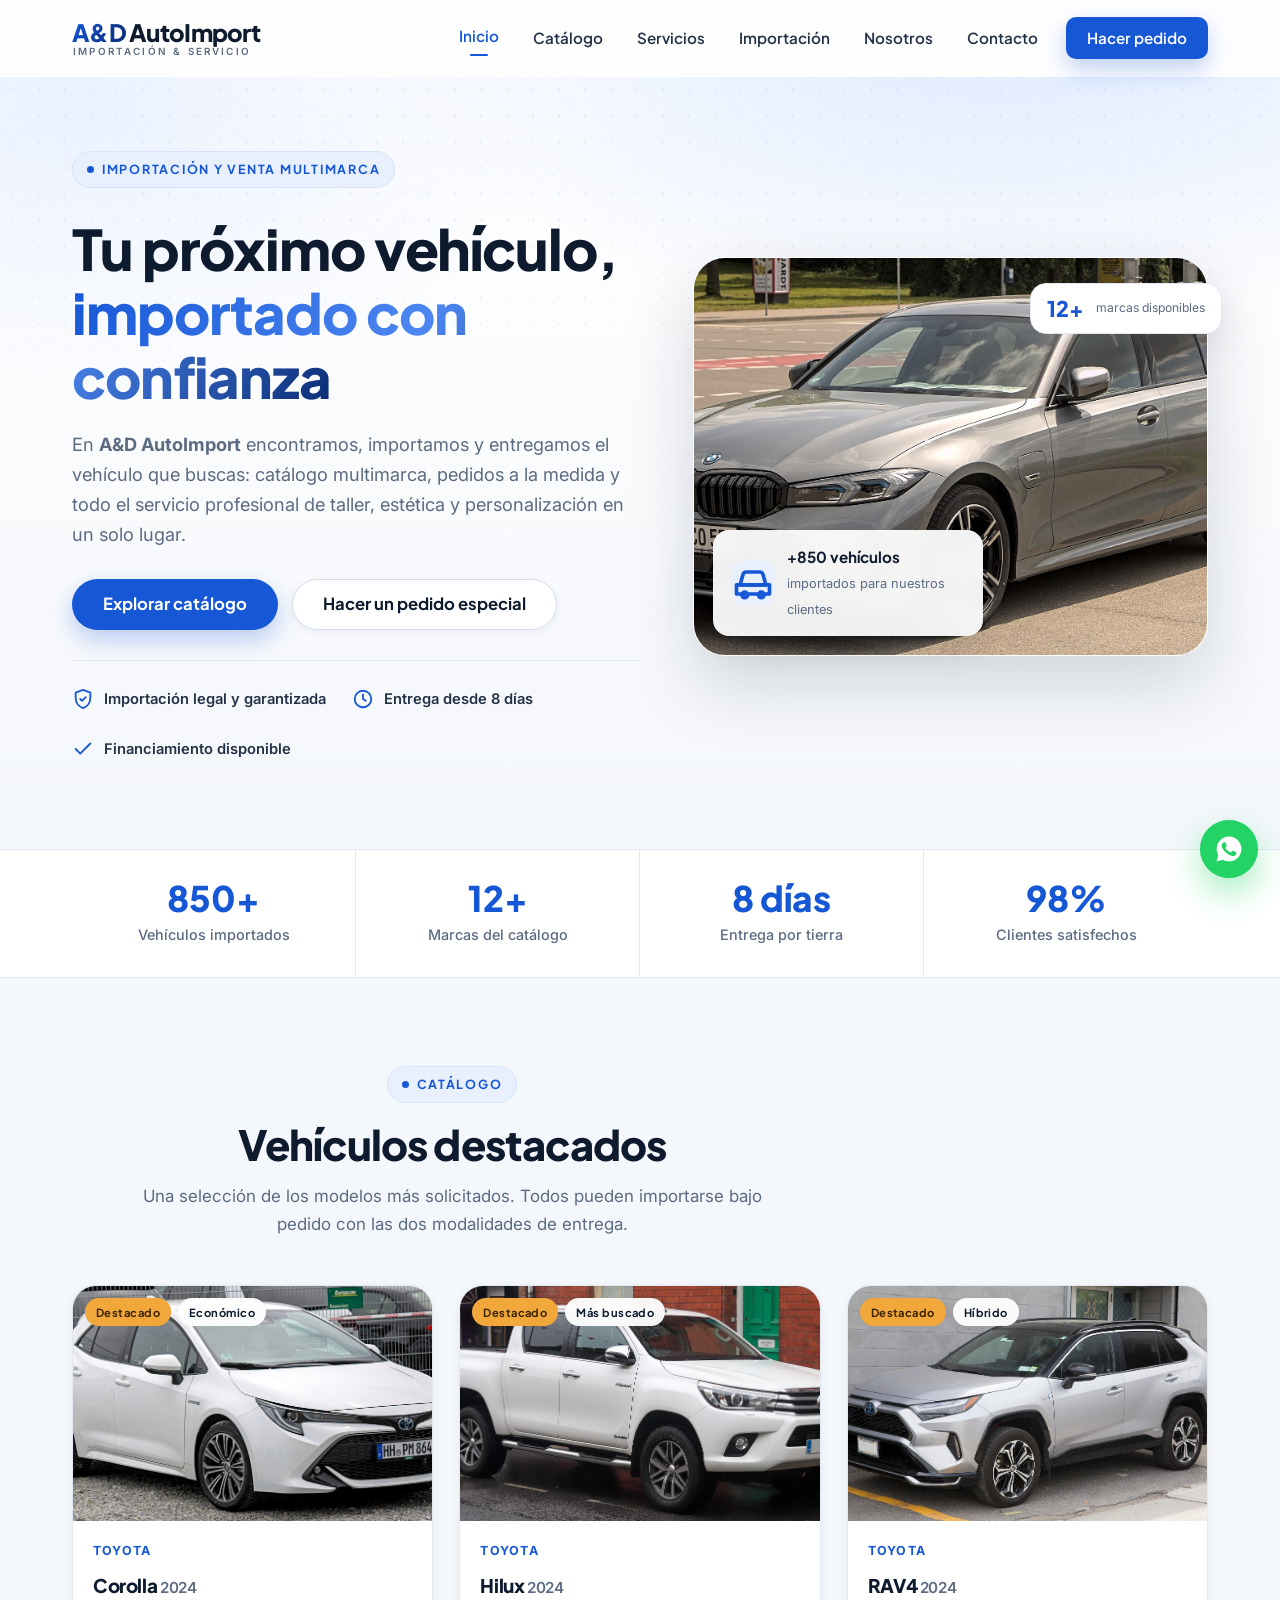
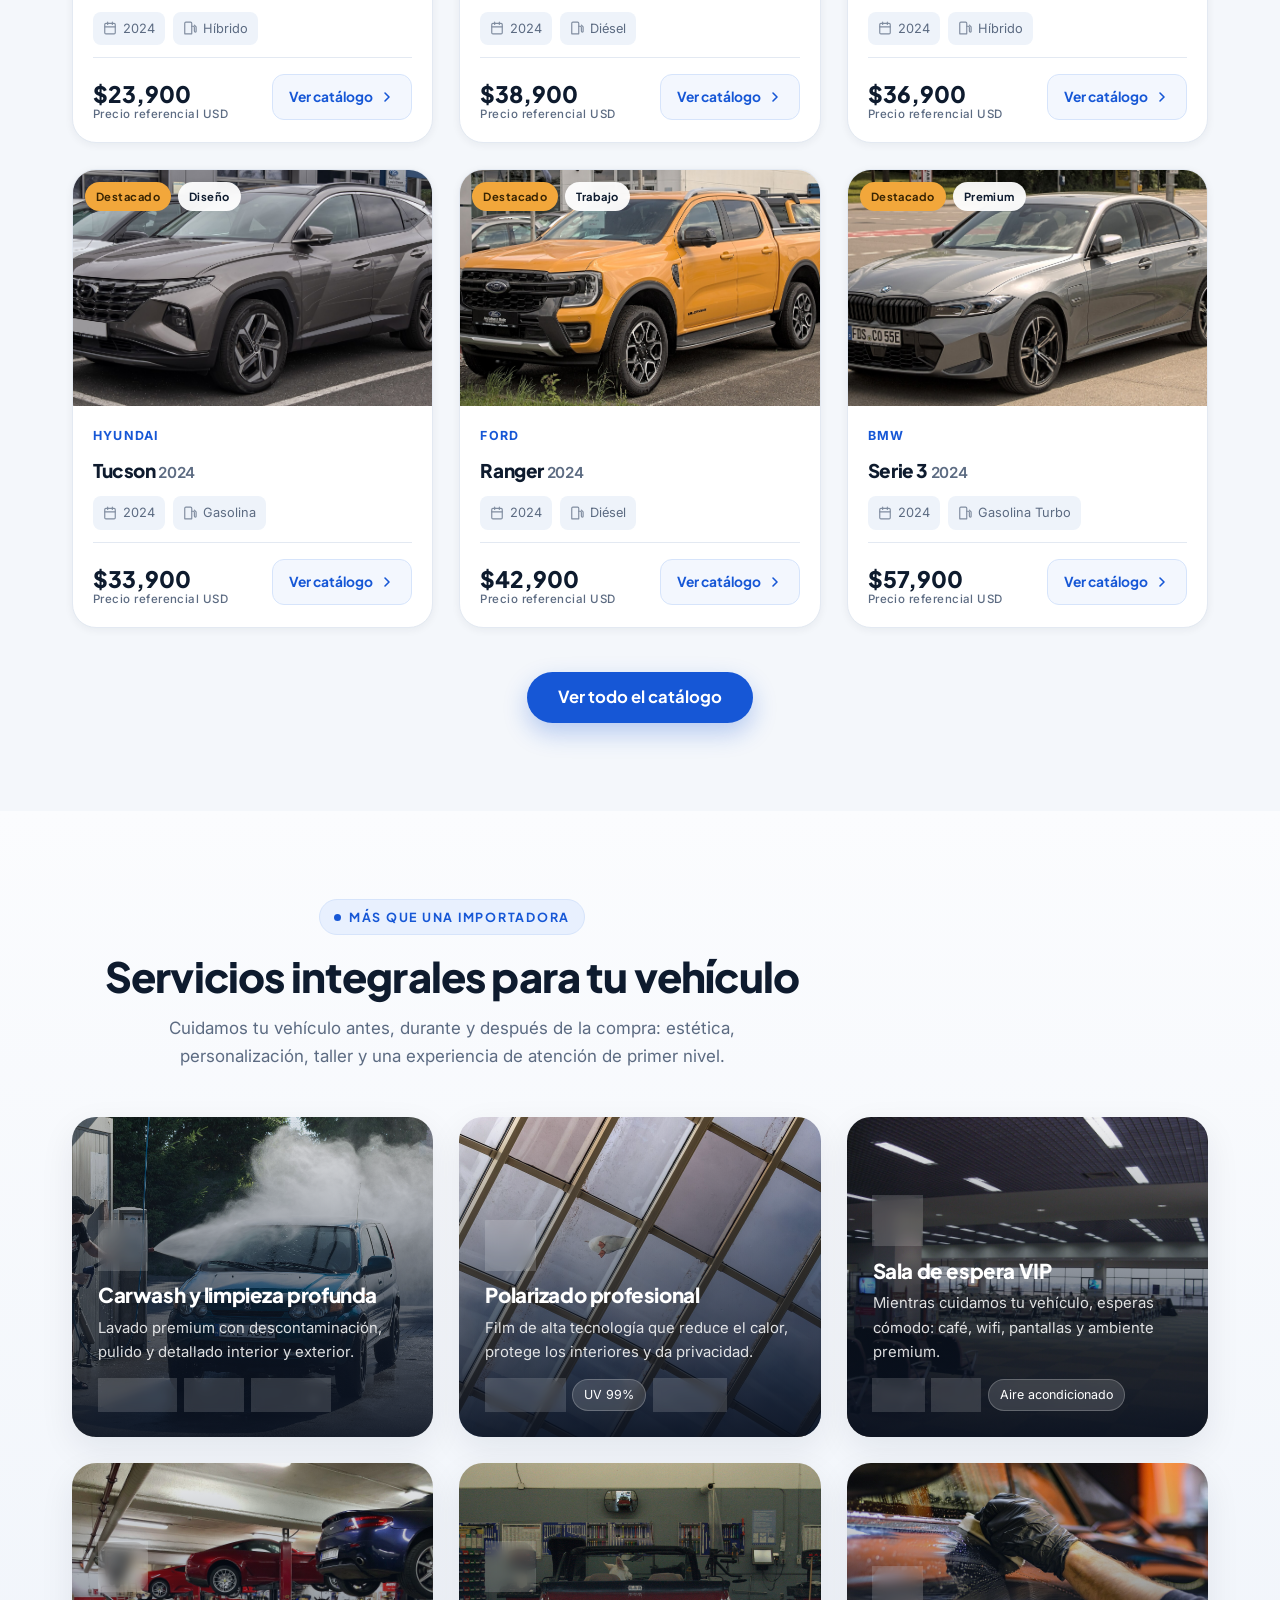
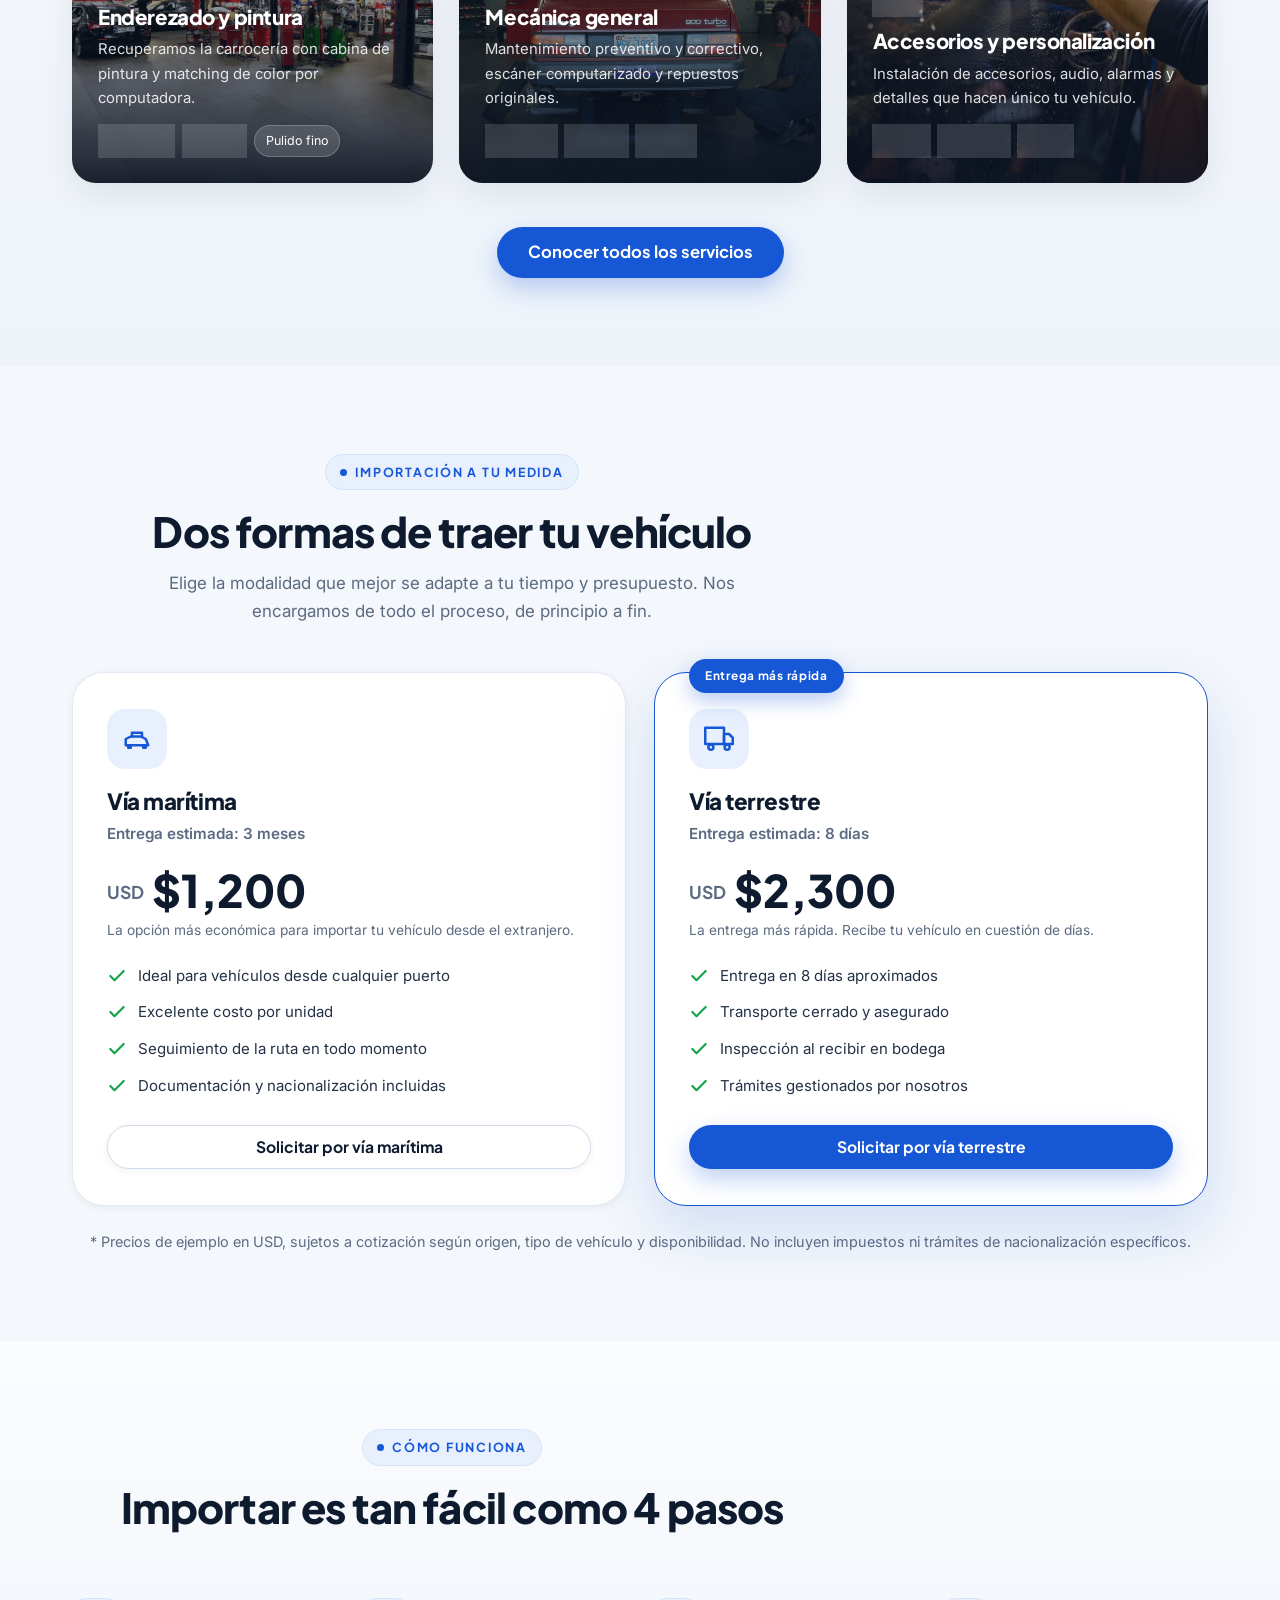
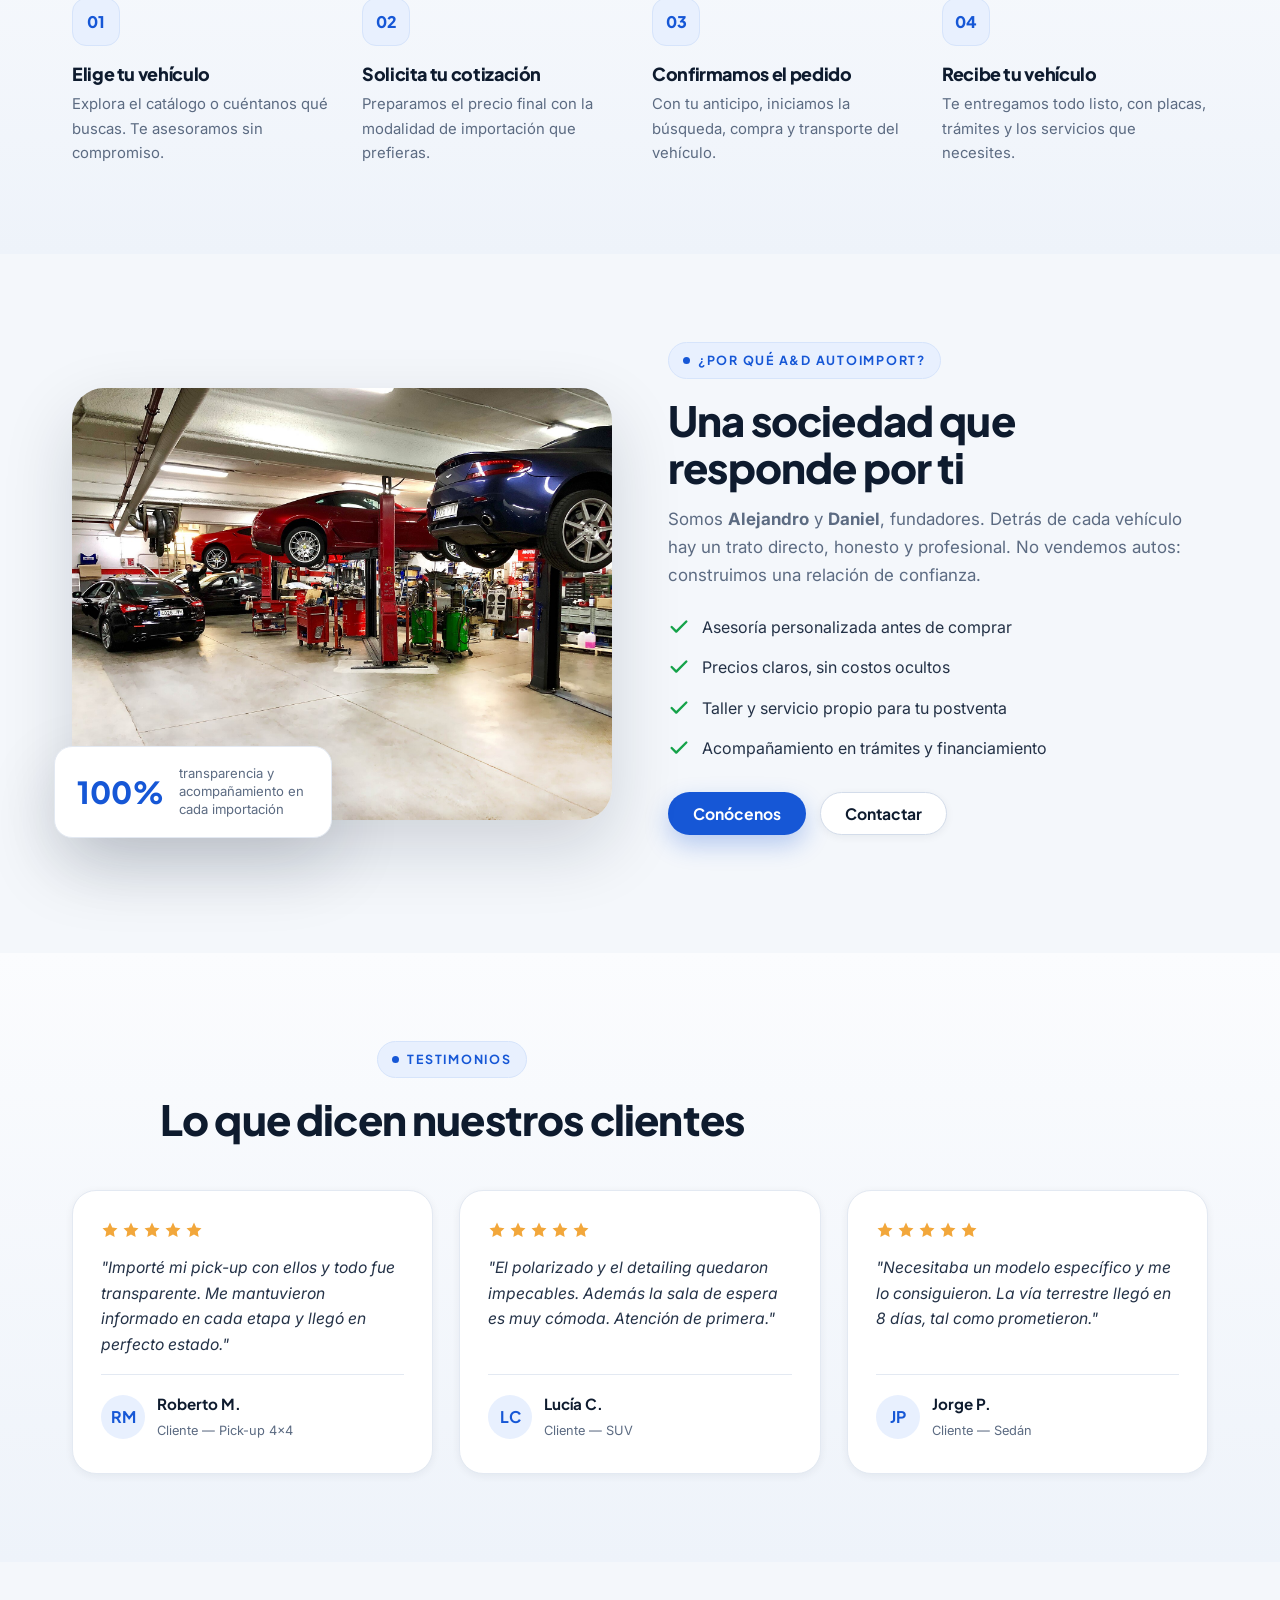
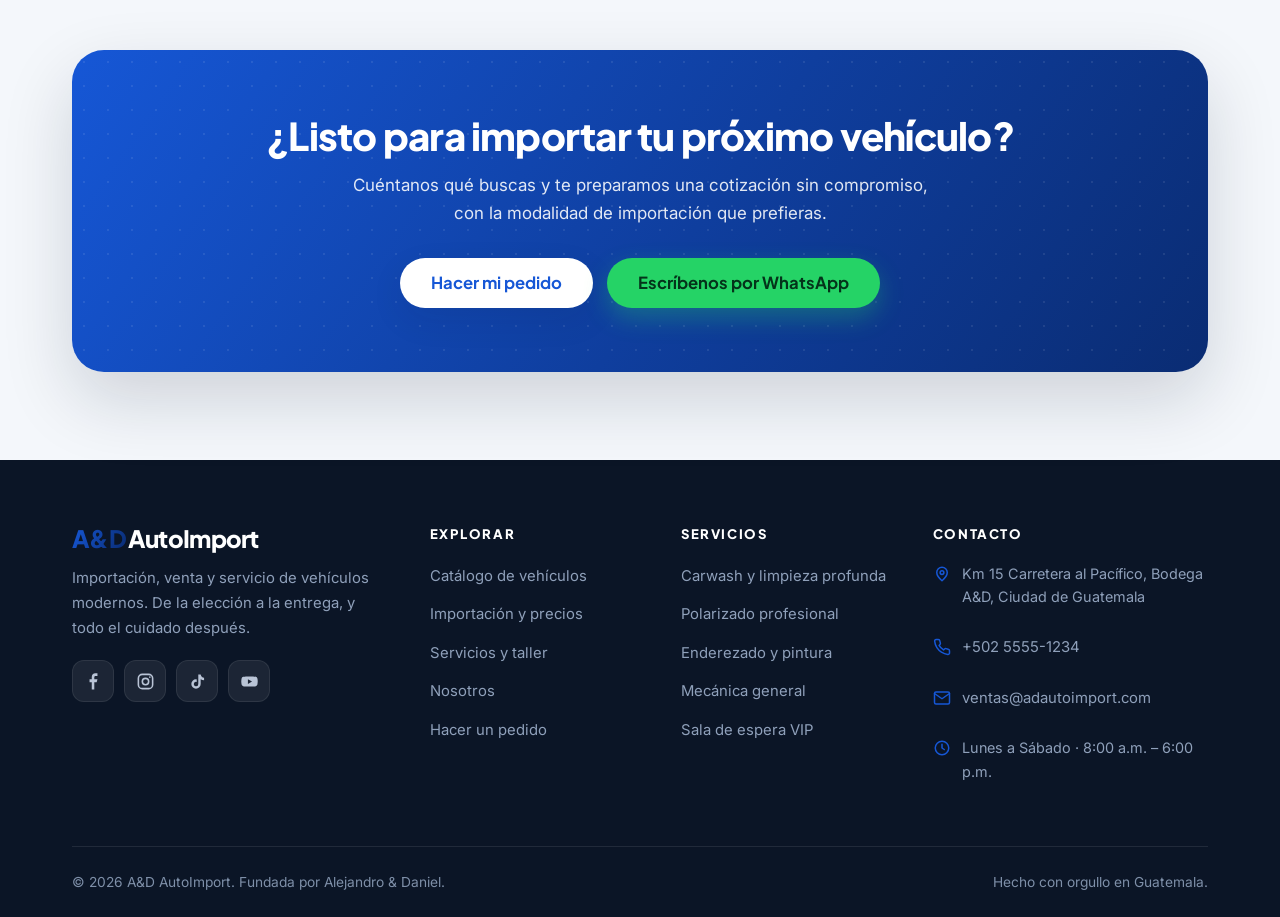
<file: index.html>
<!DOCTYPE html>
<html lang="es">
<head>
  <meta charset="UTF-8">
  <meta name="viewport" content="width=device-width, initial-scale=1">
  <title>A&D AutoImport — Importación y venta de vehículos modernos</title>
  <meta name="description" content="A&D AutoImport: importación y venta de vehículos modernos, catálogo multimarca, pedidos a la medida, carwash, polarizado, taller de enderezado, pintura y mecánica general.">
  <meta name="theme-color" content="#1657D6">
  <meta property="og:title" content="A&D AutoImport — Importación y venta de vehículos">
  <meta property="og:description" content="Vehículos modernos de todas las marcas. Importación marítima y terrestre, servicio y taller profesional.">
  <meta property="og:image" content="assets/img/vehiculos/bmw-serie3.jpg">
  <meta property="og:type" content="website">
  <link rel="icon" href="data:image/svg+xml,%3Csvg xmlns='http://www.w3.org/2000/svg' viewBox='0 0 100 100'%3E%3Crect width='100' height='100' rx='22' fill='%231657D6'/%3E%3Ctext x='50' y='68' font-size='52' font-family='Arial' font-weight='bold' fill='white' text-anchor='middle'%3EA%26D%3C/text%3E%3C/svg%3E">
  <link rel="preconnect" href="https://fonts.googleapis.com">
  <link rel="preconnect" href="https://fonts.gstatic.com" crossorigin>
  <link href="https://fonts.googleapis.com/css2?family=Inter:wght@400;500;600;700&family=Plus+Jakarta+Sans:wght@600;700;800&display=swap" rel="stylesheet">
  <link rel="stylesheet" href="assets/css/styles.css">
</head>
<body>

  <!-- ================= HEADER ================= -->
  <header class="site-header" id="siteHeader">
    <div class="container header-inner">
      <a class="brand" href="index.html" aria-label="A&D AutoImport — inicio">
        <span><span class="brand-mark">A&amp;D</span> <span class="brand-name">AutoImport</span>
        <span class="brand-tag">Importación &amp; Servicio</span></span>
      </a>
      <nav class="nav" id="nav">
        <a href="index.html" class="active">Inicio</a>
        <a href="catalogo.html">Catálogo</a>
        <a href="servicios.html">Servicios</a>
        <a href="importacion.html">Importación</a>
        <a href="nosotros.html">Nosotros</a>
        <a href="contacto.html">Contacto</a>
        <a class="btn btn-primary nav-cta" href="encargo.html">Hacer pedido</a>
      </nav>
      <button class="nav-toggle" id="navToggle" aria-label="Abrir menú" aria-expanded="false"><span></span><span></span><span></span></button>
    </div>
  </header>

  <!-- ================= HERO ================= -->
  <section class="hero">
    <div class="container hero-grid">
      <div class="hero-copy">
        <span class="eyebrow"><span class="dot"></span> Importación y venta multimarca</span>
        <h1>Tu próximo vehículo, <span class="hl">importado con confianza</span></h1>
        <p class="hero-lead">
          En <strong>A&amp;D AutoImport</strong> encontramos, importamos y entregamos el vehículo que buscas:
          catálogo multimarca, pedidos a la medida y todo el servicio profesional de taller, estética y
          personalización en un solo lugar.
        </p>
        <div class="hero-actions">
          <a class="btn btn-primary btn-lg" href="catalogo.html">Explorar catálogo</a>
          <a class="btn btn-ghost btn-lg" href="encargo.html">Hacer un pedido especial</a>
        </div>
        <div class="hero-trust">
          <div class="t-item">
            <svg viewBox="0 0 24 24" fill="none" stroke="currentColor" stroke-width="2" stroke-linecap="round" stroke-linejoin="round"><path d="M12 2 4 5v6c0 5 3.4 9.4 8 11 4.6-1.6 8-6 8-11V5z"/><path d="m9 12 2 2 4-4"/></svg>
            Importación legal y garantizada
          </div>
          <div class="t-item">
            <svg viewBox="0 0 24 24" fill="none" stroke="currentColor" stroke-width="2" stroke-linecap="round" stroke-linejoin="round"><circle cx="12" cy="12" r="9"/><path d="M12 7v5l3 2"/></svg>
            Entrega desde 8 días
          </div>
          <div class="t-item">
            <svg viewBox="0 0 24 24" fill="none" stroke="currentColor" stroke-width="2" stroke-linecap="round" stroke-linejoin="round"><path d="M20 6 9 17l-5-5"/></svg>
            Financiamiento disponible
          </div>
        </div>
      </div>

      <div class="hero-media">
        <div class="hero-photo">
          <img src="assets/img/vehiculos/bmw-serie3.jpg" alt="Vehículo premium importado por A&D AutoImport">
        </div>
        <div class="hero-badge">
          <div class="hb-ico">
            <svg viewBox="0 0 24 24" fill="none" stroke="currentColor" stroke-width="2" stroke-linecap="round" stroke-linejoin="round"><path d="M5 13h14l-1.5-5.5A2 2 0 0 0 15.6 6H8.4a2 2 0 0 0-1.9 1.5L5 13z"/><path d="M3 13h18v5H3z"/><circle cx="7.5" cy="18.5" r="1.5"/><circle cx="16.5" cy="18.5" r="1.5"/></svg>
          </div>
          <div><b>+850 vehículos</b><span>importados para nuestros clientes</span></div>
        </div>
        <div class="hero-float">
          <div class="num" data-count="12" data-suffix="+">12+</div>
          <div class="lbl">marcas disponibles</div>
        </div>
      </div>
    </div>
  </section>

  <!-- ================= STATS ================= -->
  <section class="stats">
    <div class="container stats-grid">
      <div class="stat"><b data-count="850" data-suffix="+">850+</b><span>Vehículos importados</span></div>
      <div class="stat"><b data-count="12" data-suffix="+">12+</b><span>Marcas del catálogo</span></div>
      <div class="stat"><b data-count="8" data-suffix=" días">8 días</b><span>Entrega por tierra</span></div>
      <div class="stat"><b data-count="98" data-suffix="%">98%</b><span>Clientes satisfechos</span></div>
    </div>
  </section>

  <!-- ================= DESTACADOS ================= -->
  <section class="section">
    <div class="container">
      <div class="head-block center">
        <span class="eyebrow"><span class="dot"></span> Catálogo</span>
        <h2 class="section-title">Vehículos destacados</h2>
        <p class="section-lead">Una selección de los modelos más solicitados. Todos pueden importarse bajo pedido con las dos modalidades de entrega.</p>
      </div>
      <div class="catalog-grid" id="featuredGrid"></div>
      <div class="center" style="margin-top:44px">
        <a class="btn btn-primary btn-lg" href="catalogo.html">Ver todo el catálogo</a>
      </div>
    </div>
  </section>

  <!-- ================= SERVICIOS ================= -->
  <section class="section section--soft">
    <div class="container">
      <div class="head-block center">
        <span class="eyebrow"><span class="dot"></span> Más que una importadora</span>
        <h2 class="section-title">Servicios integrales para tu vehículo</h2>
        <p class="section-lead">Cuidamos tu vehículo antes, durante y después de la compra: estética, personalización, taller y una experiencia de atención de primer nivel.</p>
      </div>
      <div class="service-grid">
        <article class="service-card reveal">
          <img src="assets/img/servicios/carwash.jpg" alt="Limpieza profunda de vehículos">
          <div class="service-inner">
            <div class="service-ico"><svg viewBox="0 0 24 24" fill="none" stroke="currentColor" stroke-width="2" stroke-linecap="round" stroke-linejoin="round"><path d="M5 13h14l-1.5-5.5A2 2 0 0 0 15.6 6H8.4a2 2 0 0 0-1.9 1.5L5 13z"/><path d="M3 13h18v5H3z"/><circle cx="7.5" cy="18.5" r="1.5"/><circle cx="16.5" cy="18.5" r="1.5"/></svg></div>
            <h3>Carwash y limpieza profunda</h3>
            <p>Lavado premium con descontaminación, pulido y detallado interior y exterior.</p>
            <div class="service-list"><span>Detallado</span><span>Pulido</span><span>Encerado</span></div>
          </div>
        </article>
        <article class="service-card reveal d1">
          <img src="assets/img/servicios/polarizado.jpg" alt="Polarizado profesional">
          <div class="service-inner">
            <div class="service-ico"><svg viewBox="0 0 24 24" fill="none" stroke="currentColor" stroke-width="2" stroke-linecap="round" stroke-linejoin="round"><rect x="3" y="4" width="18" height="16" rx="2"/><path d="M3 9h18"/></svg></div>
            <h3>Polarizado profesional</h3>
            <p>Film de alta tecnología que reduce el calor, protege los interiores y da privacidad.</p>
            <div class="service-list"><span>Cerámico</span><span>UV 99%</span><span>Garantía</span></div>
          </div>
        </article>
        <article class="service-card reveal d2">
          <img src="assets/img/servicios/sala-vip.jpg" alt="Sala de espera VIP">
          <div class="service-inner">
            <div class="service-ico"><svg viewBox="0 0 24 24" fill="none" stroke="currentColor" stroke-width="2" stroke-linecap="round" stroke-linejoin="round"><path d="M3 18v-6a2 2 0 0 1 2-2h14a2 2 0 0 1 2 2v6"/><path d="M5 10V7a2 2 0 0 1 2-2h10a2 2 0 0 1 2 2v3"/><path d="M3 18h18"/></svg></div>
            <h3>Sala de espera VIP</h3>
            <p>Mientras cuidamos tu vehículo, esperas cómodo: café, wifi, pantallas y ambiente premium.</p>
            <div class="service-list"><span>Café</span><span>WiFi</span><span>Aire acondicionado</span></div>
          </div>
        </article>
        <article class="service-card reveal">
          <img src="assets/img/servicios/enderezado-pintura.jpg" alt="Taller de enderezado y pintura">
          <div class="service-inner">
            <div class="service-ico"><svg viewBox="0 0 24 24" fill="none" stroke="currentColor" stroke-width="2" stroke-linecap="round" stroke-linejoin="round"><path d="M14 3 3 14l4 4L18 7z"/><path d="m14 3 7 7"/></svg></div>
            <h3>Enderezado y pintura</h3>
            <p>Recuperamos la carrocería con cabina de pintura y matching de color por computadora.</p>
            <div class="service-list"><span>Chapería</span><span>Pintura</span><span>Pulido fino</span></div>
          </div>
        </article>
        <article class="service-card reveal d1">
          <img src="assets/img/servicios/mecanica.jpg" alt="Mecánica general">
          <div class="service-inner">
            <div class="service-ico"><svg viewBox="0 0 24 24" fill="none" stroke="currentColor" stroke-width="2" stroke-linecap="round" stroke-linejoin="round"><path d="M14.7 6.3a4 4 0 0 1-5.3 5.3L4 17v3h3l5.4-5.4a4 4 0 0 0 5.3-5.3l-2.3 2.3-2.4-.6-.6-2.4z"/></svg></div>
            <h3>Mecánica general</h3>
            <p>Mantenimiento preventivo y correctivo, escáner computarizado y repuestos originales.</p>
            <div class="service-list"><span>Escáner</span><span>Frenos</span><span>Aceite</span></div>
          </div>
        </article>
        <article class="service-card reveal d2">
          <img src="assets/img/servicios/detailing.jpg" alt="Detallado y accesorios">
          <div class="service-inner">
            <div class="service-ico"><svg viewBox="0 0 24 24" fill="none" stroke="currentColor" stroke-width="2" stroke-linecap="round" stroke-linejoin="round"><path d="M12 3v3M12 18v3M3 12h3M18 12h3M5.6 5.6l2.1 2.1M16.3 16.3l2.1 2.1M18.4 5.6l-2.1 2.1M7.7 16.3l-2.1 2.1"/><circle cx="12" cy="12" r="3"/></svg></div>
            <h3>Accesorios y personalización</h3>
            <p>Instalación de accesorios, audio, alarmas y detalles que hacen único tu vehículo.</p>
            <div class="service-list"><span>Audio</span><span>Alarmas</span><span>Rines</span></div>
          </div>
        </article>
      </div>
      <div class="center" style="margin-top:44px">
        <a class="btn btn-primary btn-lg" href="servicios.html">Conocer todos los servicios</a>
      </div>
    </div>
  </section>

  <!-- ================= IMPORTACIÓN ================= -->
  <section class="section">
    <div class="container">
      <div class="head-block center">
        <span class="eyebrow"><span class="dot"></span> Importación a tu medida</span>
        <h2 class="section-title">Dos formas de traer tu vehículo</h2>
        <p class="section-lead">Elige la modalidad que mejor se adapte a tu tiempo y presupuesto. Nos encargamos de todo el proceso, de principio a fin.</p>
      </div>
      <div class="import-grid">
        <article class="import-card reveal">
          <div class="import-ico"><svg viewBox="0 0 24 24" fill="none" stroke="currentColor" stroke-width="2" stroke-linecap="round" stroke-linejoin="round"><path d="M3 17h18l-2-5-4-2H7l-4 2z"/><path d="M5 17v2h2v-2M17 17v2h2v-2"/><path d="M8 10V7h8v3"/></svg></div>
          <h3>Vía marítima</h3>
          <p class="import-time">Entrega estimada: 3 meses</p>
          <div class="import-price"><span class="cur">USD</span><b id="priceBarco">$1,200</b></div>
          <p class="import-price-note">La opción más económica para importar tu vehículo desde el extranjero.</p>
          <ul class="import-features">
            <li><svg viewBox="0 0 24 24" fill="none" stroke="currentColor" stroke-width="2.6" stroke-linecap="round" stroke-linejoin="round"><path d="M20 6 9 17l-5-5"/></svg> Ideal para vehículos desde cualquier puerto</li>
            <li><svg viewBox="0 0 24 24" fill="none" stroke="currentColor" stroke-width="2.6" stroke-linecap="round" stroke-linejoin="round"><path d="M20 6 9 17l-5-5"/></svg> Excelente costo por unidad</li>
            <li><svg viewBox="0 0 24 24" fill="none" stroke="currentColor" stroke-width="2.6" stroke-linecap="round" stroke-linejoin="round"><path d="M20 6 9 17l-5-5"/></svg> Seguimiento de la ruta en todo momento</li>
            <li><svg viewBox="0 0 24 24" fill="none" stroke="currentColor" stroke-width="2.6" stroke-linecap="round" stroke-linejoin="round"><path d="M20 6 9 17l-5-5"/></svg> Documentación y nacionalización incluidas</li>
          </ul>
          <a class="btn btn-ghost btn-block" href="encargo.html?metodo=barco">Solicitar por vía marítima</a>
        </article>

        <article class="import-card featured reveal d1">
          <div class="import-ico"><svg viewBox="0 0 24 24" fill="none" stroke="currentColor" stroke-width="2" stroke-linecap="round" stroke-linejoin="round"><path d="M1 3h15v13H1z"/><path d="M16 8h4l3 3v5h-7z"/><circle cx="5.5" cy="18.5" r="2"/><circle cx="18.5" cy="18.5" r="2"/></svg></div>
          <h3>Vía terrestre</h3>
          <p class="import-time">Entrega estimada: 8 días</p>
          <div class="import-price"><span class="cur">USD</span><b id="priceTierra">$2,300</b></div>
          <p class="import-price-note">La entrega más rápida. Recibe tu vehículo en cuestión de días.</p>
          <ul class="import-features">
            <li><svg viewBox="0 0 24 24" fill="none" stroke="currentColor" stroke-width="2.6" stroke-linecap="round" stroke-linejoin="round"><path d="M20 6 9 17l-5-5"/></svg> Entrega en 8 días aproximados</li>
            <li><svg viewBox="0 0 24 24" fill="none" stroke="currentColor" stroke-width="2.6" stroke-linecap="round" stroke-linejoin="round"><path d="M20 6 9 17l-5-5"/></svg> Transporte cerrado y asegurado</li>
            <li><svg viewBox="0 0 24 24" fill="none" stroke="currentColor" stroke-width="2.6" stroke-linecap="round" stroke-linejoin="round"><path d="M20 6 9 17l-5-5"/></svg> Inspección al recibir en bodega</li>
            <li><svg viewBox="0 0 24 24" fill="none" stroke="currentColor" stroke-width="2.6" stroke-linecap="round" stroke-linejoin="round"><path d="M20 6 9 17l-5-5"/></svg> Trámites gestionados por nosotros</li>
          </ul>
          <a class="btn btn-primary btn-block" href="encargo.html?metodo=tierra">Solicitar por vía terrestre</a>
        </article>
      </div>
      <p class="center" style="margin-top:24px;color:var(--muted);font-size:.9rem">
        * Precios de ejemplo en USD, sujetos a cotización según origen, tipo de vehículo y disponibilidad. No incluyen impuestos ni trámites de nacionalización específicos.
      </p>
    </div>
  </section>

  <!-- ================= PROCESO ================= -->
  <section class="section section--soft">
    <div class="container">
      <div class="head-block center">
        <span class="eyebrow"><span class="dot"></span> Cómo funciona</span>
        <h2 class="section-title">Importar es tan fácil como 4 pasos</h2>
      </div>
      <div class="steps">
        <div class="step reveal"><h3>Elige tu vehículo</h3><p>Explora el catálogo o cuéntanos qué buscas. Te asesoramos sin compromiso.</p></div>
        <div class="step reveal d1"><h3>Solicita tu cotización</h3><p>Preparamos el precio final con la modalidad de importación que prefieras.</p></div>
        <div class="step reveal d2"><h3>Confirmamos el pedido</h3><p>Con tu anticipo, iniciamos la búsqueda, compra y transporte del vehículo.</p></div>
        <div class="step reveal d3"><h3>Recibe tu vehículo</h3><p>Te entregamos todo listo, con placas, trámites y los servicios que necesites.</p></div>
      </div>
    </div>
  </section>

  <!-- ================= POR QUÉ ELEGIRNOS ================= -->
  <section class="section">
    <div class="container split">
      <div class="split-media float reveal">
        <img src="assets/img/servicios/enderezado-pintura.jpg" alt="Taller profesional de A&D AutoImport">
        <div class="split-badge">
          <div class="sb-num">100%</div>
          <span>transparencia y acompañamiento en cada importación</span>
        </div>
      </div>
      <div class="reveal d1">
        <span class="eyebrow"><span class="dot"></span> ¿Por qué A&amp;D AutoImport?</span>
        <h2 class="section-title">Una sociedad que responde por ti</h2>
        <p class="section-lead" style="margin-bottom:0">Somos <strong>Alejandro</strong> y <strong>Daniel</strong>, fundadores. Detrás de cada vehículo hay un trato directo, honesto y profesional. No vendemos autos: construimos una relación de confianza.</p>
        <ul class="check-list">
          <li><svg viewBox="0 0 24 24" fill="none" stroke="currentColor" stroke-width="2.6" stroke-linecap="round" stroke-linejoin="round"><path d="M20 6 9 17l-5-5"/></svg> Asesoría personalizada antes de comprar</li>
          <li><svg viewBox="0 0 24 24" fill="none" stroke="currentColor" stroke-width="2.6" stroke-linecap="round" stroke-linejoin="round"><path d="M20 6 9 17l-5-5"/></svg> Precios claros, sin costos ocultos</li>
          <li><svg viewBox="0 0 24 24" fill="none" stroke="currentColor" stroke-width="2.6" stroke-linecap="round" stroke-linejoin="round"><path d="M20 6 9 17l-5-5"/></svg> Taller y servicio propio para tu postventa</li>
          <li><svg viewBox="0 0 24 24" fill="none" stroke="currentColor" stroke-width="2.6" stroke-linecap="round" stroke-linejoin="round"><path d="M20 6 9 17l-5-5"/></svg> Acompañamiento en trámites y financiamiento</li>
        </ul>
        <div class="hero-actions">
          <a class="btn btn-primary" href="nosotros.html">Conócenos</a>
          <a class="btn btn-ghost" href="contacto.html">Contactar</a>
        </div>
      </div>
    </div>
  </section>

  <!-- ================= TESTIMONIOS ================= -->
  <section class="section section--soft">
    <div class="container">
      <div class="head-block center">
        <span class="eyebrow"><span class="dot"></span> Testimonios</span>
        <h2 class="section-title">Lo que dicen nuestros clientes</h2>
      </div>
      <div class="testi-grid">
        <article class="testi reveal">
          <div class="stars"><svg viewBox="0 0 24 24" fill="currentColor"><path d="m12 2 3 6.6 7 .9-5 4.8 1.2 7L12 18l-6.2 3.3L7 14.3 2 9.5l7-.9z"/></svg><svg viewBox="0 0 24 24" fill="currentColor"><path d="m12 2 3 6.6 7 .9-5 4.8 1.2 7L12 18l-6.2 3.3L7 14.3 2 9.5l7-.9z"/></svg><svg viewBox="0 0 24 24" fill="currentColor"><path d="m12 2 3 6.6 7 .9-5 4.8 1.2 7L12 18l-6.2 3.3L7 14.3 2 9.5l7-.9z"/></svg><svg viewBox="0 0 24 24" fill="currentColor"><path d="m12 2 3 6.6 7 .9-5 4.8 1.2 7L12 18l-6.2 3.3L7 14.3 2 9.5l7-.9z"/></svg><svg viewBox="0 0 24 24" fill="currentColor"><path d="m12 2 3 6.6 7 .9-5 4.8 1.2 7L12 18l-6.2 3.3L7 14.3 2 9.5l7-.9z"/></svg></div>
          <p>"Importé mi pick-up con ellos y todo fue transparente. Me mantuvieron informado en cada etapa y llegó en perfecto estado."</p>
          <div class="testi-author"><div class="ta-av">RM</div><div><b>Roberto M.</b><span>Cliente — Pick-up 4x4</span></div></div>
        </article>
        <article class="testi reveal d1">
          <div class="stars"><svg viewBox="0 0 24 24" fill="currentColor"><path d="m12 2 3 6.6 7 .9-5 4.8 1.2 7L12 18l-6.2 3.3L7 14.3 2 9.5l7-.9z"/></svg><svg viewBox="0 0 24 24" fill="currentColor"><path d="m12 2 3 6.6 7 .9-5 4.8 1.2 7L12 18l-6.2 3.3L7 14.3 2 9.5l7-.9z"/></svg><svg viewBox="0 0 24 24" fill="currentColor"><path d="m12 2 3 6.6 7 .9-5 4.8 1.2 7L12 18l-6.2 3.3L7 14.3 2 9.5l7-.9z"/></svg><svg viewBox="0 0 24 24" fill="currentColor"><path d="m12 2 3 6.6 7 .9-5 4.8 1.2 7L12 18l-6.2 3.3L7 14.3 2 9.5l7-.9z"/></svg><svg viewBox="0 0 24 24" fill="currentColor"><path d="m12 2 3 6.6 7 .9-5 4.8 1.2 7L12 18l-6.2 3.3L7 14.3 2 9.5l7-.9z"/></svg></div>
          <p>"El polarizado y el detailing quedaron impecables. Además la sala de espera es muy cómoda. Atención de primera."</p>
          <div class="testi-author"><div class="ta-av">LC</div><div><b>Lucía C.</b><span>Cliente — SUV</span></div></div>
        </article>
        <article class="testi reveal d2">
          <div class="stars"><svg viewBox="0 0 24 24" fill="currentColor"><path d="m12 2 3 6.6 7 .9-5 4.8 1.2 7L12 18l-6.2 3.3L7 14.3 2 9.5l7-.9z"/></svg><svg viewBox="0 0 24 24" fill="currentColor"><path d="m12 2 3 6.6 7 .9-5 4.8 1.2 7L12 18l-6.2 3.3L7 14.3 2 9.5l7-.9z"/></svg><svg viewBox="0 0 24 24" fill="currentColor"><path d="m12 2 3 6.6 7 .9-5 4.8 1.2 7L12 18l-6.2 3.3L7 14.3 2 9.5l7-.9z"/></svg><svg viewBox="0 0 24 24" fill="currentColor"><path d="m12 2 3 6.6 7 .9-5 4.8 1.2 7L12 18l-6.2 3.3L7 14.3 2 9.5l7-.9z"/></svg><svg viewBox="0 0 24 24" fill="currentColor"><path d="m12 2 3 6.6 7 .9-5 4.8 1.2 7L12 18l-6.2 3.3L7 14.3 2 9.5l7-.9z"/></svg></div>
          <p>"Necesitaba un modelo específico y me lo consiguieron. La vía terrestre llegó en 8 días, tal como prometieron."</p>
          <div class="testi-author"><div class="ta-av">JP</div><div><b>Jorge P.</b><span>Cliente — Sedán</span></div></div>
        </article>
      </div>
    </div>
  </section>

  <!-- ================= CTA ================= -->
  <section class="section">
    <div class="container">
      <div class="cta-band reveal">
        <h2>¿Listo para importar tu próximo vehículo?</h2>
        <p>Cuéntanos qué buscas y te preparamos una cotización sin compromiso, con la modalidad de importación que prefieras.</p>
        <div class="cta-actions">
          <a class="btn btn-white btn-lg" href="encargo.html">Hacer mi pedido</a>
          <a class="btn btn-wa btn-lg" data-wa="Hola, quiero información sobre importación de vehículos.">Escríbenos por WhatsApp</a>
        </div>
      </div>
    </div>
  </section>

  <!-- ================= FOOTER ================= -->
  <footer class="site-footer">
    <div class="container">
      <div class="footer-grid">
        <div class="footer-brand">
          <a class="brand" href="index.html"><span class="brand-mark">A&amp;D</span> <span class="brand-name">AutoImport</span></a>
          <p>Importación, venta y servicio de vehículos modernos. De la elección a la entrega, y todo el cuidado después.</p>
          <div class="footer-social">
            <a data-ad-href="facebook" target="_blank" rel="noopener" aria-label="Facebook"><svg viewBox="0 0 24 24" fill="currentColor"><path d="M13 22v-9h3l1-4h-4V7c0-1.1.3-1.8 1.9-1.8H17V1.6C16.7 1.6 15.6 1.5 14.3 1.5 11.6 1.5 9.8 3.1 9.8 6.3V9H7v4h2.8v9z"/></svg></a>
            <a data-ad-href="instagram" target="_blank" rel="noopener" aria-label="Instagram"><svg viewBox="0 0 24 24" fill="none" stroke="currentColor" stroke-width="2"><rect x="3" y="3" width="18" height="18" rx="5"/><circle cx="12" cy="12" r="4"/><circle cx="17.5" cy="6.5" r="1" fill="currentColor" stroke="none"/></svg></a>
            <a data-ad-href="tiktok" target="_blank" rel="noopener" aria-label="TikTok"><svg viewBox="0 0 24 24" fill="currentColor"><path d="M16 3c.4 2.3 1.9 4 4.3 4.3v3c-1.6 0-3-.5-4.3-1.3v6.2a5.9 5.9 0 1 1-5.9-5.9c.3 0 .6 0 .9.1v3.1a2.8 2.8 0 1 0 2 2.7V3z"/></svg></a>
            <a data-ad-href="youtube" target="_blank" rel="noopener" aria-label="YouTube"><svg viewBox="0 0 24 24" fill="currentColor"><path d="M22 8.2a3 3 0 0 0-2.1-2.1C18.2 5.6 12 5.6 12 5.6s-6.2 0-7.9.5A3 3 0 0 0 2 8.2 31 31 0 0 0 1.6 12 31 31 0 0 0 2 15.8a3 3 0 0 0 2.1 2.1c1.7.5 7.9.5 7.9.5s6.2 0 7.9-.5a3 3 0 0 0 2.1-2.1c.3-1.9.4-3.8.4-3.8s0-1.9-.4-3.8zM10 15V9l5.2 3z"/></svg></a>
          </div>
        </div>
        <div class="footer-col">
          <h4>Explorar</h4>
          <ul>
            <li><a href="catalogo.html">Catálogo de vehículos</a></li>
            <li><a href="importacion.html">Importación y precios</a></li>
            <li><a href="servicios.html">Servicios y taller</a></li>
            <li><a href="nosotros.html">Nosotros</a></li>
            <li><a href="encargo.html">Hacer un pedido</a></li>
          </ul>
        </div>
        <div class="footer-col">
          <h4>Servicios</h4>
          <ul>
            <li><a href="servicios.html#carwash">Carwash y limpieza profunda</a></li>
            <li><a href="servicios.html#polarizado">Polarizado profesional</a></li>
            <li><a href="servicios.html#enderezado">Enderezado y pintura</a></li>
            <li><a href="servicios.html#mecanica">Mecánica general</a></li>
            <li><a href="servicios.html#sala-vip">Sala de espera VIP</a></li>
          </ul>
        </div>
        <div class="footer-col">
          <h4>Contacto</h4>
          <ul class="footer-contact">
            <li><svg viewBox="0 0 24 24" fill="none" stroke="currentColor" stroke-width="2" stroke-linecap="round" stroke-linejoin="round"><path d="M12 21s-7-6-7-11a7 7 0 0 1 14 0c0 5-7 11-7 11z"/><circle cx="12" cy="10" r="2.5"/></svg><span data-ad="direccion"></span></li>
            <li><svg viewBox="0 0 24 24" fill="none" stroke="currentColor" stroke-width="2" stroke-linecap="round" stroke-linejoin="round"><path d="M22 16.9v3a2 2 0 0 1-2.2 2 19.8 19.8 0 0 1-8.6-3 19.5 19.5 0 0 1-6-6 19.8 19.8 0 0 1-3-8.7A2 2 0 0 1 4.1 2h3a2 2 0 0 1 2 1.7c.1 1 .4 1.9.7 2.8a2 2 0 0 1-.5 2.1L8.1 9.9a16 16 0 0 0 6 6l1.3-1.2a2 2 0 0 1 2.1-.5c.9.3 1.8.6 2.8.7a2 2 0 0 1 1.7 2z"/></svg><a data-ad-href="tel"><span data-ad="telefono"></span></a></li>
            <li><svg viewBox="0 0 24 24" fill="none" stroke="currentColor" stroke-width="2" stroke-linecap="round" stroke-linejoin="round"><rect x="2" y="4" width="20" height="16" rx="2"/><path d="m22 6-10 7L2 6"/></svg><a data-ad-href="email"><span data-ad="email"></span></a></li>
            <li><svg viewBox="0 0 24 24" fill="none" stroke="currentColor" stroke-width="2" stroke-linecap="round" stroke-linejoin="round"><circle cx="12" cy="12" r="9"/><path d="M12 7v5l3 2"/></svg><span data-ad="horario"></span></li>
          </ul>
        </div>
      </div>
      <div class="footer-bottom">
        <p>© <span data-year></span> <span data-ad="nombre"></span>. Fundada por Alejandro &amp; Daniel.</p>
        <p>Hecho con orgullo en <span data-ad="pais"></span>.</p>
      </div>
    </div>
  </footer>

  <script src="assets/js/config.js"></script>
  <script src="assets/js/data.js"></script>
  <script src="assets/js/main.js"></script>
  <script src="assets/js/home.js"></script>
</body>
</html>
</file>
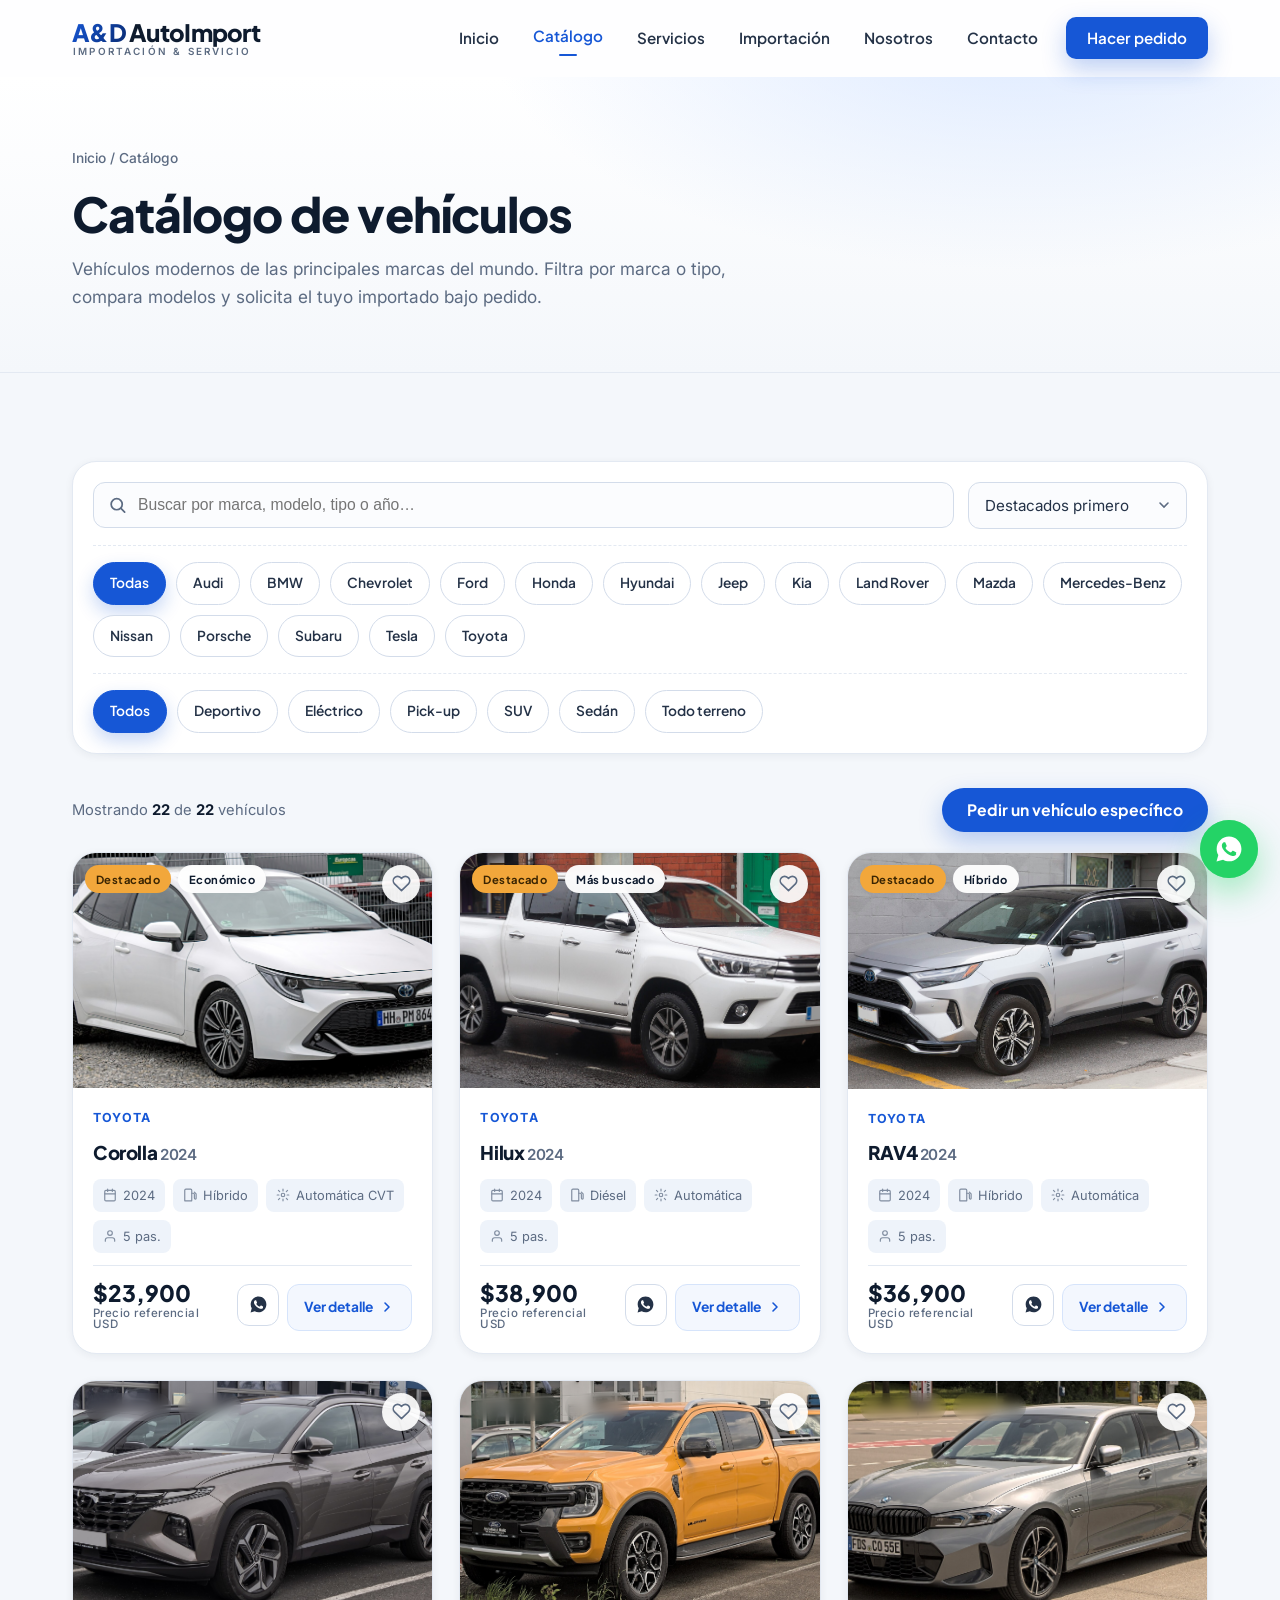
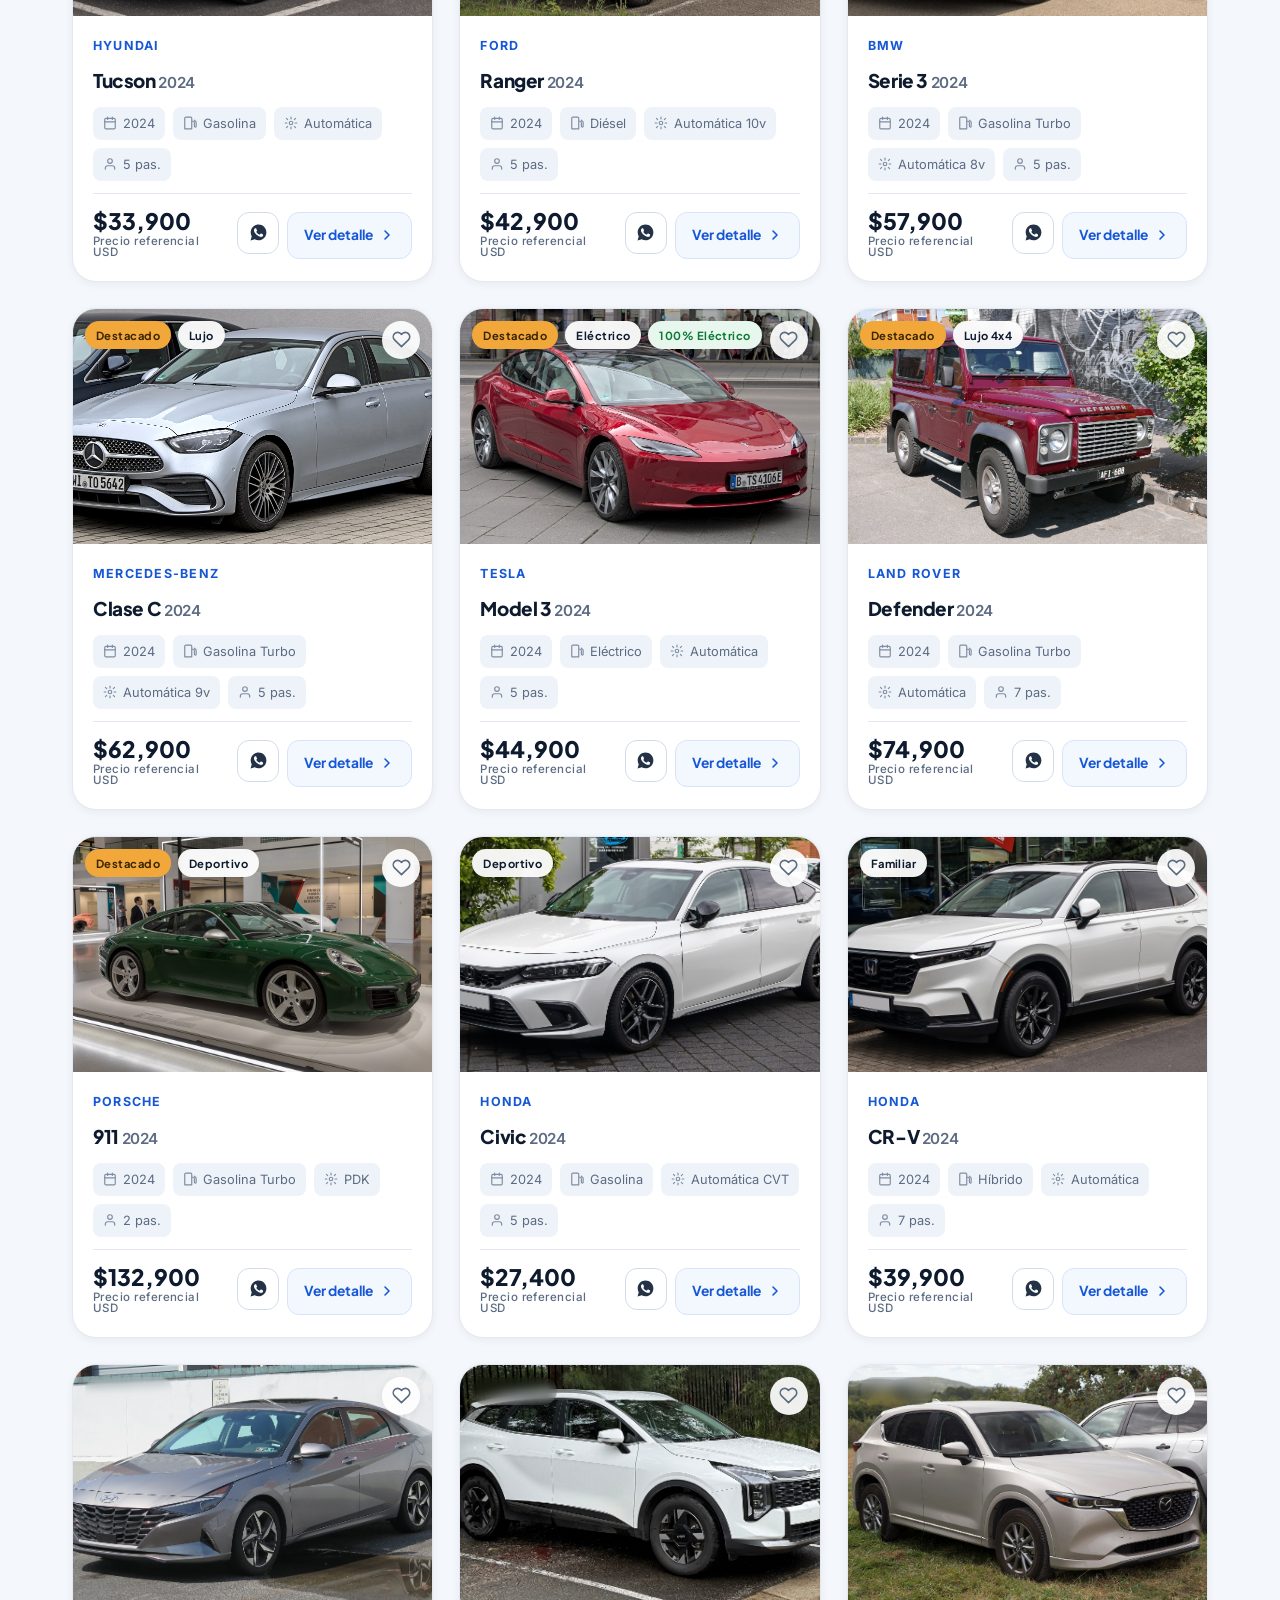
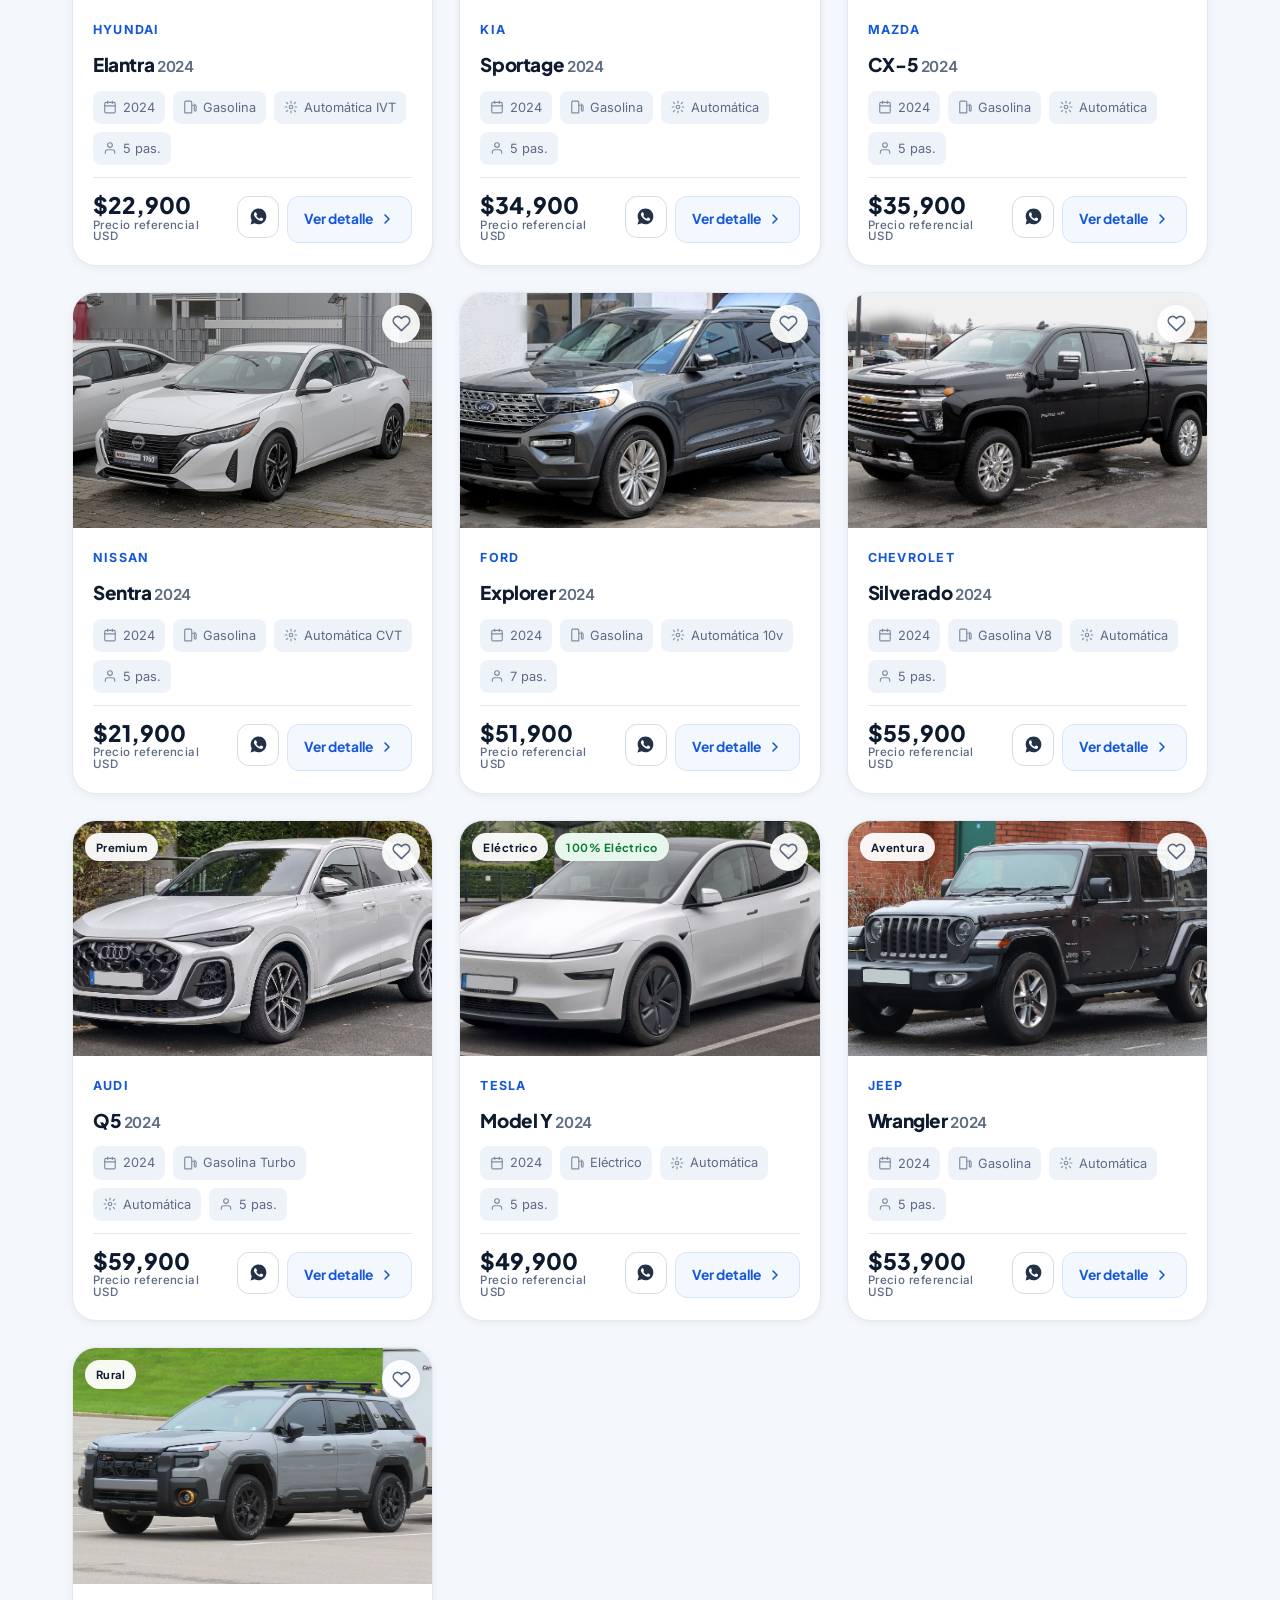
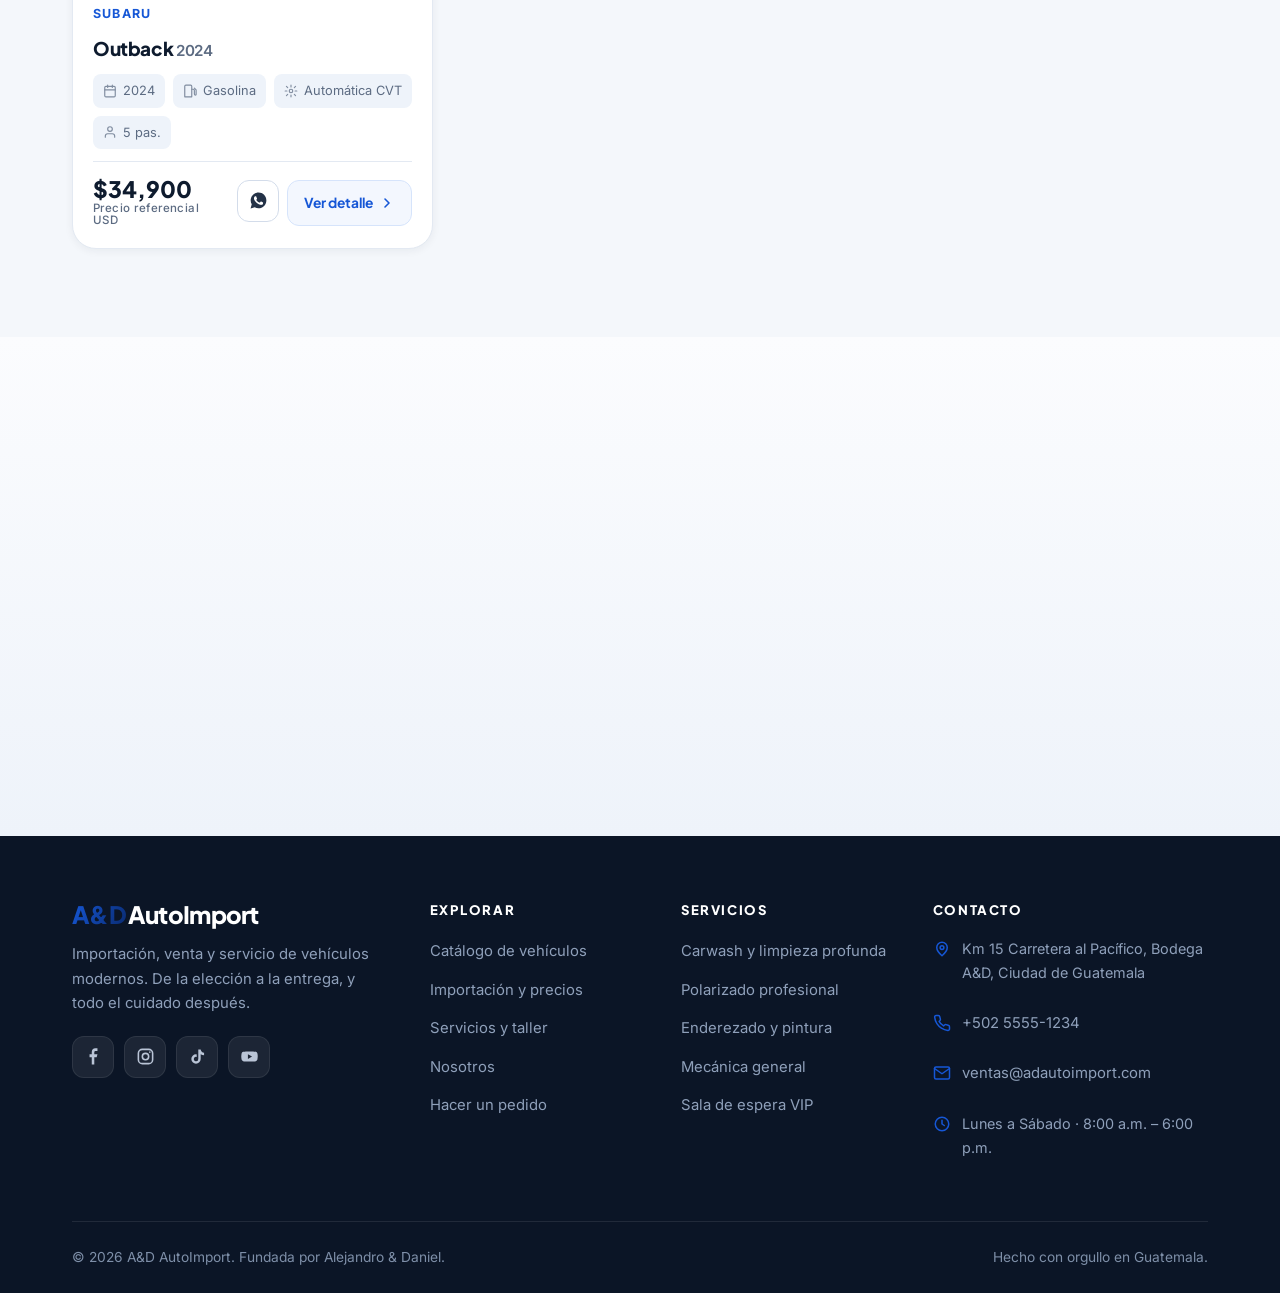
<file: catalogo.html>
<!DOCTYPE html>
<html lang="es">
<head>
  <meta charset="UTF-8">
  <meta name="viewport" content="width=device-width, initial-scale=1">
  <title>Catálogo de vehículos — A&D AutoImport</title>
  <meta name="description" content="Explora nuestro catálogo multimarca de vehículos modernos: sedanes, SUV, pick-ups, eléctricos y deportivos. Todos importables bajo pedido.">
  <meta name="theme-color" content="#1657D6">
  <link rel="icon" href="data:image/svg+xml,%3Csvg xmlns='http://www.w3.org/2000/svg' viewBox='0 0 100 100'%3E%3Crect width='100' height='100' rx='22' fill='%231657D6'/%3E%3Ctext x='50' y='68' font-size='52' font-family='Arial' font-weight='bold' fill='white' text-anchor='middle'%3EA%26D%3C/text%3E%3C/svg%3E">
  <link rel="preconnect" href="https://fonts.googleapis.com">
  <link rel="preconnect" href="https://fonts.gstatic.com" crossorigin>
  <link href="https://fonts.googleapis.com/css2?family=Inter:wght@400;500;600;700&family=Plus+Jakarta+Sans:wght@600;700;800&display=swap" rel="stylesheet">
  <link rel="stylesheet" href="assets/css/styles.css">
</head>
<body>

  <header class="site-header" id="siteHeader">
    <div class="container header-inner">
      <a class="brand" href="index.html" aria-label="A&D AutoImport — inicio">
        <span><span class="brand-mark">A&amp;D</span> <span class="brand-name">AutoImport</span>
        <span class="brand-tag">Importación &amp; Servicio</span></span>
      </a>
      <nav class="nav" id="nav">
        <a href="index.html">Inicio</a>
        <a href="catalogo.html" class="active">Catálogo</a>
        <a href="servicios.html">Servicios</a>
        <a href="importacion.html">Importación</a>
        <a href="nosotros.html">Nosotros</a>
        <a href="contacto.html">Contacto</a>
        <a class="btn btn-primary nav-cta" href="encargo.html">Hacer pedido</a>
      </nav>
      <button class="nav-toggle" id="navToggle" aria-label="Abrir menú" aria-expanded="false"><span></span><span></span><span></span></button>
    </div>
  </header>

  <section class="page-hero">
    <div class="container">
      <div class="breadcrumb"><a href="index.html">Inicio</a> / Catálogo</div>
      <h1>Catálogo de vehículos</h1>
      <p>Vehículos modernos de las principales marcas del mundo. Filtra por marca o tipo, compara modelos y solicita el tuyo importado bajo pedido.</p>
    </div>
  </section>

  <section class="section">
    <div class="container">
      <div class="catalog-toolbar">
        <div class="toolbar-row">
          <div class="search-wrap">
            <svg viewBox="0 0 24 24" fill="none" stroke="currentColor" stroke-width="2.2" stroke-linecap="round"><circle cx="11" cy="11" r="7"/><path d="m21 21-4.3-4.3"/></svg>
            <input type="search" id="searchInput" placeholder="Buscar por marca, modelo, tipo o año…" aria-label="Buscar vehículo">
          </div>
          <select class="sort-select" id="sortSelect" aria-label="Ordenar">
            <option value="relevancia">Destacados primero</option>
            <option value="precio-asc">Precio: menor a mayor</option>
            <option value="precio-desc">Precio: mayor a menor</option>
            <option value="anio-desc">Modelo más reciente</option>
          </select>
        </div>
        <div class="filters" id="filtroMarcas"><span class="filter-label">Marca</span></div>
        <div class="filters" id="filtroTipos"><span class="filter-label">Tipo de vehículo</span></div>
      </div>

      <div class="results-bar">
        <p class="results-count" id="resultsCount"></p>
        <a class="btn btn-primary" href="encargo.html">Pedir un vehículo específico</a>
      </div>

      <div class="catalog-grid" id="catalogGrid"></div>
    </div>
  </section>

  <section class="section section--soft">
    <div class="container">
      <div class="cta-band reveal">
        <h2>¿No encuentras el vehículo que buscas?</h2>
        <p>Importamos el modelo, versión y color que necesites, desde cualquier marca. Cuéntanos qué buscas y lo conseguimos.</p>
        <div class="cta-actions">
          <a class="btn btn-white btn-lg" href="encargo.html">Solicitar bajo pedido</a>
          <a class="btn btn-wa btn-lg" data-wa="Hola, busco un vehículo específico y quisiera cotizarlo.">Consultar por WhatsApp</a>
        </div>
      </div>
    </div>
  </section>

  <div class="modal-overlay" id="modalOverlay">
    <div class="modal" role="dialog" aria-modal="true" aria-label="Detalle del vehículo">
      <button class="modal-close" id="modalClose" aria-label="Cerrar">
        <svg viewBox="0 0 24 24" fill="none" stroke="currentColor" stroke-width="2.2" stroke-linecap="round"><path d="M18 6 6 18M6 6l12 12"/></svg>
      </button>
      <div id="modalBody"></div>
    </div>
  </div>

  <footer class="site-footer">
    <div class="container">
      <div class="footer-grid">
        <div class="footer-brand">
          <a class="brand" href="index.html"><span class="brand-mark">A&amp;D</span> <span class="brand-name">AutoImport</span></a>
          <p>Importación, venta y servicio de vehículos modernos. De la elección a la entrega, y todo el cuidado después.</p>
          <div class="footer-social">
            <a data-ad-href="facebook" target="_blank" rel="noopener" aria-label="Facebook"><svg viewBox="0 0 24 24" fill="currentColor"><path d="M13 22v-9h3l1-4h-4V7c0-1.1.3-1.8 1.9-1.8H17V1.6C16.7 1.6 15.6 1.5 14.3 1.5 11.6 1.5 9.8 3.1 9.8 6.3V9H7v4h2.8v9z"/></svg></a>
            <a data-ad-href="instagram" target="_blank" rel="noopener" aria-label="Instagram"><svg viewBox="0 0 24 24" fill="none" stroke="currentColor" stroke-width="2"><rect x="3" y="3" width="18" height="18" rx="5"/><circle cx="12" cy="12" r="4"/><circle cx="17.5" cy="6.5" r="1" fill="currentColor" stroke="none"/></svg></a>
            <a data-ad-href="tiktok" target="_blank" rel="noopener" aria-label="TikTok"><svg viewBox="0 0 24 24" fill="currentColor"><path d="M16 3c.4 2.3 1.9 4 4.3 4.3v3c-1.6 0-3-.5-4.3-1.3v6.2a5.9 5.9 0 1 1-5.9-5.9c.3 0 .6 0 .9.1v3.1a2.8 2.8 0 1 0 2 2.7V3z"/></svg></a>
            <a data-ad-href="youtube" target="_blank" rel="noopener" aria-label="YouTube"><svg viewBox="0 0 24 24" fill="currentColor"><path d="M22 8.2a3 3 0 0 0-2.1-2.1C18.2 5.6 12 5.6 12 5.6s-6.2 0-7.9.5A3 3 0 0 0 2 8.2 31 31 0 0 0 1.6 12 31 31 0 0 0 2 15.8a3 3 0 0 0 2.1 2.1c1.7.5 7.9.5 7.9.5s6.2 0 7.9-.5a3 3 0 0 0 2.1-2.1c.3-1.9.4-3.8.4-3.8s0-1.9-.4-3.8zM10 15V9l5.2 3z"/></svg></a>
          </div>
        </div>
        <div class="footer-col">
          <h4>Explorar</h4>
          <ul>
            <li><a href="catalogo.html">Catálogo de vehículos</a></li>
            <li><a href="importacion.html">Importación y precios</a></li>
            <li><a href="servicios.html">Servicios y taller</a></li>
            <li><a href="nosotros.html">Nosotros</a></li>
            <li><a href="encargo.html">Hacer un pedido</a></li>
          </ul>
        </div>
        <div class="footer-col">
          <h4>Servicios</h4>
          <ul>
            <li><a href="servicios.html#carwash">Carwash y limpieza profunda</a></li>
            <li><a href="servicios.html#polarizado">Polarizado profesional</a></li>
            <li><a href="servicios.html#enderezado">Enderezado y pintura</a></li>
            <li><a href="servicios.html#mecanica">Mecánica general</a></li>
            <li><a href="servicios.html#sala-vip">Sala de espera VIP</a></li>
          </ul>
        </div>
        <div class="footer-col">
          <h4>Contacto</h4>
          <ul class="footer-contact">
            <li><svg viewBox="0 0 24 24" fill="none" stroke="currentColor" stroke-width="2" stroke-linecap="round" stroke-linejoin="round"><path d="M12 21s-7-6-7-11a7 7 0 0 1 14 0c0 5-7 11-7 11z"/><circle cx="12" cy="10" r="2.5"/></svg><span data-ad="direccion"></span></li>
            <li><svg viewBox="0 0 24 24" fill="none" stroke="currentColor" stroke-width="2" stroke-linecap="round" stroke-linejoin="round"><path d="M22 16.9v3a2 2 0 0 1-2.2 2 19.8 19.8 0 0 1-8.6-3 19.5 19.5 0 0 1-6-6 19.8 19.8 0 0 1-3-8.7A2 2 0 0 1 4.1 2h3a2 2 0 0 1 2 1.7c.1 1 .4 1.9.7 2.8a2 2 0 0 1-.5 2.1L8.1 9.9a16 16 0 0 0 6 6l1.3-1.2a2 2 0 0 1 2.1-.5c.9.3 1.8.6 2.8.7a2 2 0 0 1 1.7 2z"/></svg><a data-ad-href="tel"><span data-ad="telefono"></span></a></li>
            <li><svg viewBox="0 0 24 24" fill="none" stroke="currentColor" stroke-width="2" stroke-linecap="round" stroke-linejoin="round"><rect x="2" y="4" width="20" height="16" rx="2"/><path d="m22 6-10 7L2 6"/></svg><a data-ad-href="email"><span data-ad="email"></span></a></li>
            <li><svg viewBox="0 0 24 24" fill="none" stroke="currentColor" stroke-width="2" stroke-linecap="round" stroke-linejoin="round"><circle cx="12" cy="12" r="9"/><path d="M12 7v5l3 2"/></svg><span data-ad="horario"></span></li>
          </ul>
        </div>
      </div>
      <div class="footer-bottom">
        <p>© <span data-year></span> <span data-ad="nombre"></span>. Fundada por Alejandro &amp; Daniel.</p>
        <p>Hecho con orgullo en <span data-ad="pais"></span>.</p>
      </div>
    </div>
  </footer>

  <script src="assets/js/config.js"></script>
  <script src="assets/js/data.js"></script>
  <script src="assets/js/main.js"></script>
  <script src="assets/js/catalogo.js"></script>
</body>
</html>
</file>
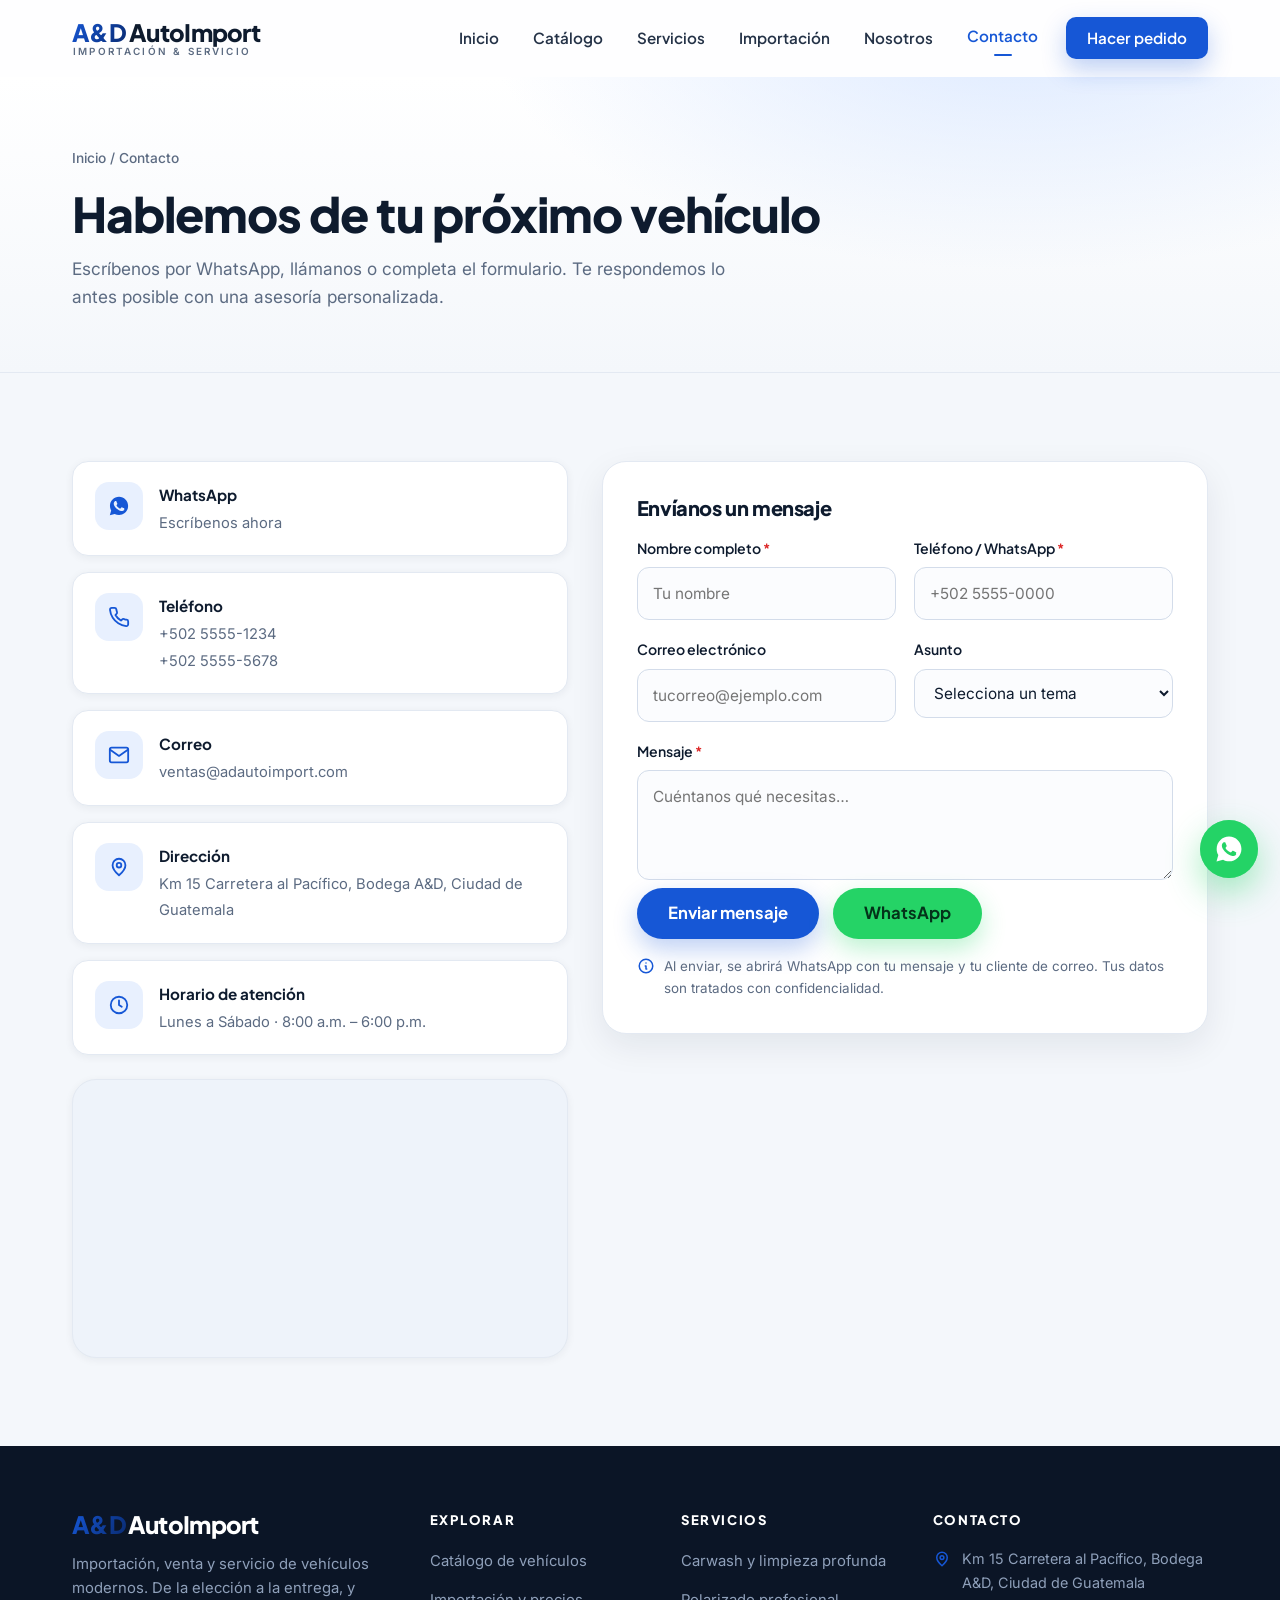
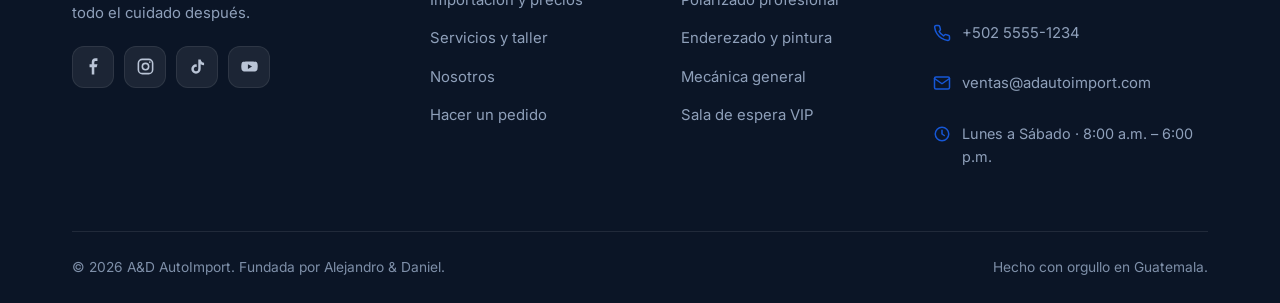
<file: contacto.html>
<!DOCTYPE html>
<html lang="es">
<head>
  <meta charset="UTF-8">
  <meta name="viewport" content="width=device-width, initial-scale=1">
  <title>Contacto — A&D AutoImport</title>
  <meta name="description" content="Contáctanos por WhatsApp, teléfono o correo. Estamos en Ciudad de Guatemala, listos para asesorarte en tu compra e importación.">
  <meta name="theme-color" content="#1657D6">
  <link rel="icon" href="data:image/svg+xml,%3Csvg xmlns='http://www.w3.org/2000/svg' viewBox='0 0 100 100'%3E%3Crect width='100' height='100' rx='22' fill='%231657D6'/%3E%3Ctext x='50' y='68' font-size='52' font-family='Arial' font-weight='bold' fill='white' text-anchor='middle'%3EA%26D%3C/text%3E%3C/svg%3E">
  <link rel="preconnect" href="https://fonts.googleapis.com">
  <link rel="preconnect" href="https://fonts.gstatic.com" crossorigin>
  <link href="https://fonts.googleapis.com/css2?family=Inter:wght@400;500;600;700&family=Plus+Jakarta+Sans:wght@600;700;800&display=swap" rel="stylesheet">
  <link rel="stylesheet" href="assets/css/styles.css">
</head>
<body>

  <header class="site-header" id="siteHeader">
    <div class="container header-inner">
      <a class="brand" href="index.html" aria-label="A&D AutoImport — inicio">
        <span><span class="brand-mark">A&amp;D</span> <span class="brand-name">AutoImport</span>
        <span class="brand-tag">Importación &amp; Servicio</span></span>
      </a>
      <nav class="nav" id="nav">
        <a href="index.html">Inicio</a>
        <a href="catalogo.html">Catálogo</a>
        <a href="servicios.html">Servicios</a>
        <a href="importacion.html">Importación</a>
        <a href="nosotros.html">Nosotros</a>
        <a href="contacto.html" class="active">Contacto</a>
        <a class="btn btn-primary nav-cta" href="encargo.html">Hacer pedido</a>
      </nav>
      <button class="nav-toggle" id="navToggle" aria-label="Abrir menú" aria-expanded="false"><span></span><span></span><span></span></button>
    </div>
  </header>

  <section class="page-hero">
    <div class="container">
      <div class="breadcrumb"><a href="index.html">Inicio</a> / Contacto</div>
      <h1>Hablemos de tu próximo vehículo</h1>
      <p>Escríbenos por WhatsApp, llámanos o completa el formulario. Te respondemos lo antes posible con una asesoría personalizada.</p>
    </div>
  </section>

  <section class="section">
    <div class="container contact-grid">
      <div>
        <div class="contact-cards">
          <div class="contact-item">
            <div class="ci-ico"><svg viewBox="0 0 24 24" fill="currentColor"><path d="M12.04 2C6.58 2 2.13 6.45 2.13 11.91c0 1.75.46 3.45 1.32 4.95L2 22l5.25-1.38c1.45.79 3.08 1.21 4.79 1.21 5.46 0 9.91-4.45 9.91-9.91C21.96 6.45 17.5 2 12.04 2zm5.8 14.16c-.24.68-1.42 1.31-1.96 1.36-.5.05-1.13.07-1.83-.11-.42-.13-.96-.31-1.65-.61-2.9-1.25-4.79-4.17-4.94-4.36-.14-.19-1.18-1.57-1.18-3 0-1.42.75-2.12 1.01-2.41.26-.29.57-.36.76-.36.19 0 .38 0 .54.01.17.01.41-.07.64.49.24.58.81 2 .88 2.14.07.14.12.31.02.5-.09.19-.14.31-.28.48-.14.17-.29.37-.42.5-.14.14-.28.29-.12.57.16.29.72 1.19 1.55 1.93 1.07.95 1.97 1.25 2.25 1.39.28.14.44.12.61-.07.17-.19.7-.82.89-1.09.19-.29.38-.24.64-.14.26.09 1.65.78 1.94.92.29.14.48.22.55.34.07.12.07.7-.17 1.38z"/></svg></div>
            <div><b>WhatsApp</b><a data-ad-href="whatsapp">Escríbenos ahora</a></div>
          </div>
          <div class="contact-item">
            <div class="ci-ico"><svg viewBox="0 0 24 24" fill="none" stroke="currentColor" stroke-width="2" stroke-linecap="round" stroke-linejoin="round"><path d="M22 16.9v3a2 2 0 0 1-2.2 2 19.8 19.8 0 0 1-8.6-3 19.5 19.5 0 0 1-6-6 19.8 19.8 0 0 1-3-8.7A2 2 0 0 1 4.1 2h3a2 2 0 0 1 2 1.7c.1 1 .4 1.9.7 2.8a2 2 0 0 1-.5 2.1L8.1 9.9a16 16 0 0 0 6 6l1.3-1.2a2 2 0 0 1 2.1-.5c.9.3 1.8.6 2.8.7a2 2 0 0 1 1.7 2z"/></svg></div>
            <div><b>Teléfono</b><a data-ad-href="tel"><span data-ad="telefono"></span></a><br><a data-ad-href="tel"><span data-ad="telefono2"></span></a></div>
          </div>
          <div class="contact-item">
            <div class="ci-ico"><svg viewBox="0 0 24 24" fill="none" stroke="currentColor" stroke-width="2" stroke-linecap="round" stroke-linejoin="round"><rect x="2" y="4" width="20" height="16" rx="2"/><path d="m22 6-10 7L2 6"/></svg></div>
            <div><b>Correo</b><a data-ad-href="email"><span data-ad="email"></span></a></div>
          </div>
          <div class="contact-item">
            <div class="ci-ico"><svg viewBox="0 0 24 24" fill="none" stroke="currentColor" stroke-width="2" stroke-linecap="round" stroke-linejoin="round"><path d="M12 21s-7-6-7-11a7 7 0 0 1 14 0c0 5-7 11-7 11z"/><circle cx="12" cy="10" r="2.5"/></svg></div>
            <div><b>Dirección</b><span data-ad="direccion"></span></div>
          </div>
          <div class="contact-item">
            <div class="ci-ico"><svg viewBox="0 0 24 24" fill="none" stroke="currentColor" stroke-width="2" stroke-linecap="round" stroke-linejoin="round"><circle cx="12" cy="12" r="9"/><path d="M12 7v5l3 2"/></svg></div>
            <div><b>Horario de atención</b><span data-ad="horario"></span></div>
          </div>
        </div>

        <div class="map-embed" style="margin-top:24px">
          <iframe title="Ubicación aproximada" width="100%" height="100%" style="border:0;min-height:280px" loading="lazy"
            src="https://www.openstreetmap.org/export/embed.html?bbox=-90.5600%2C14.5900%2C-90.4500%2C14.6800&amp;layer=mapnik&amp;marker=14.6349%2C-90.5069"></iframe>
        </div>
      </div>

      <div>
        <form class="form-card" id="contactoForm" novalidate>
          <div class="form-success hidden" id="contactSuccess">
            <svg viewBox="0 0 24 24" fill="none" stroke="currentColor" stroke-width="2.4" stroke-linecap="round" stroke-linejoin="round"><path d="M20 6 9 17l-5-5"/></svg>
            <div><b>¡Mensaje preparado!</b><p>Se abrió WhatsApp con tu mensaje y también tu correo. Si no se abrió, escríbenos directamente.</p></div>
          </div>
          <h3 style="font-size:1.25rem;margin-bottom:18px">Envíanos un mensaje</h3>
          <div class="form-grid">
            <div class="field">
              <label for="nombre">Nombre completo <span class="req">*</span></label>
              <input type="text" id="nombre" name="nombre" placeholder="Tu nombre" required>
            </div>
            <div class="field">
              <label for="telefono">Teléfono / WhatsApp <span class="req">*</span></label>
              <input type="tel" id="telefono" name="telefono" placeholder="+502 5555-0000" required>
            </div>
            <div class="field">
              <label for="email">Correo electrónico</label>
              <input type="email" id="email" name="email" placeholder="tucorreo@ejemplo.com">
            </div>
            <div class="field">
              <label for="asunto">Asunto</label>
              <select id="asunto" name="asunto">
                <option value="">Selecciona un tema</option>
                <option>Compra de vehículo</option>
                <option>Importación a la medida</option>
                <option>Servicios y taller</option>
                <option>Financiamiento</option>
                <option>Otro</option>
              </select>
            </div>
            <div class="field col-span">
              <label for="mensaje">Mensaje <span class="req">*</span></label>
              <textarea id="mensaje" name="mensaje" placeholder="Cuéntanos qué necesitas…" required></textarea>
            </div>
          </div>
          <div class="form-actions">
            <button type="submit" class="btn btn-primary btn-lg">Enviar mensaje</button>
            <a class="btn btn-wa btn-lg" data-wa="Hola, quiero información.">WhatsApp</a>
          </div>
          <p class="form-note">
            <svg viewBox="0 0 24 24" fill="none" stroke="currentColor" stroke-width="2" stroke-linecap="round" stroke-linejoin="round"><circle cx="12" cy="12" r="9"/><path d="M12 8h.01M11 12h1v4h1"/></svg>
            Al enviar, se abrirá WhatsApp con tu mensaje y tu cliente de correo. Tus datos son tratados con confidencialidad.
          </p>
        </form>
      </div>
    </div>
  </section>

  <footer class="site-footer">
    <div class="container">
      <div class="footer-grid">
        <div class="footer-brand">
          <a class="brand" href="index.html"><span class="brand-mark">A&amp;D</span> <span class="brand-name">AutoImport</span></a>
          <p>Importación, venta y servicio de vehículos modernos. De la elección a la entrega, y todo el cuidado después.</p>
          <div class="footer-social">
            <a data-ad-href="facebook" target="_blank" rel="noopener" aria-label="Facebook"><svg viewBox="0 0 24 24" fill="currentColor"><path d="M13 22v-9h3l1-4h-4V7c0-1.1.3-1.8 1.9-1.8H17V1.6C16.7 1.6 15.6 1.5 14.3 1.5 11.6 1.5 9.8 3.1 9.8 6.3V9H7v4h2.8v9z"/></svg></a>
            <a data-ad-href="instagram" target="_blank" rel="noopener" aria-label="Instagram"><svg viewBox="0 0 24 24" fill="none" stroke="currentColor" stroke-width="2"><rect x="3" y="3" width="18" height="18" rx="5"/><circle cx="12" cy="12" r="4"/><circle cx="17.5" cy="6.5" r="1" fill="currentColor" stroke="none"/></svg></a>
            <a data-ad-href="tiktok" target="_blank" rel="noopener" aria-label="TikTok"><svg viewBox="0 0 24 24" fill="currentColor"><path d="M16 3c.4 2.3 1.9 4 4.3 4.3v3c-1.6 0-3-.5-4.3-1.3v6.2a5.9 5.9 0 1 1-5.9-5.9c.3 0 .6 0 .9.1v3.1a2.8 2.8 0 1 0 2 2.7V3z"/></svg></a>
            <a data-ad-href="youtube" target="_blank" rel="noopener" aria-label="YouTube"><svg viewBox="0 0 24 24" fill="currentColor"><path d="M22 8.2a3 3 0 0 0-2.1-2.1C18.2 5.6 12 5.6 12 5.6s-6.2 0-7.9.5A3 3 0 0 0 2 8.2 31 31 0 0 0 1.6 12 31 31 0 0 0 2 15.8a3 3 0 0 0 2.1 2.1c1.7.5 7.9.5 7.9.5s6.2 0 7.9-.5a3 3 0 0 0 2.1-2.1c.3-1.9.4-3.8.4-3.8s0-1.9-.4-3.8zM10 15V9l5.2 3z"/></svg></a>
          </div>
        </div>
        <div class="footer-col">
          <h4>Explorar</h4>
          <ul>
            <li><a href="catalogo.html">Catálogo de vehículos</a></li>
            <li><a href="importacion.html">Importación y precios</a></li>
            <li><a href="servicios.html">Servicios y taller</a></li>
            <li><a href="nosotros.html">Nosotros</a></li>
            <li><a href="encargo.html">Hacer un pedido</a></li>
          </ul>
        </div>
        <div class="footer-col">
          <h4>Servicios</h4>
          <ul>
            <li><a href="servicios.html#carwash">Carwash y limpieza profunda</a></li>
            <li><a href="servicios.html#polarizado">Polarizado profesional</a></li>
            <li><a href="servicios.html#enderezado">Enderezado y pintura</a></li>
            <li><a href="servicios.html#mecanica">Mecánica general</a></li>
            <li><a href="servicios.html#sala-vip">Sala de espera VIP</a></li>
          </ul>
        </div>
        <div class="footer-col">
          <h4>Contacto</h4>
          <ul class="footer-contact">
            <li><svg viewBox="0 0 24 24" fill="none" stroke="currentColor" stroke-width="2" stroke-linecap="round" stroke-linejoin="round"><path d="M12 21s-7-6-7-11a7 7 0 0 1 14 0c0 5-7 11-7 11z"/><circle cx="12" cy="10" r="2.5"/></svg><span data-ad="direccion"></span></li>
            <li><svg viewBox="0 0 24 24" fill="none" stroke="currentColor" stroke-width="2" stroke-linecap="round" stroke-linejoin="round"><path d="M22 16.9v3a2 2 0 0 1-2.2 2 19.8 19.8 0 0 1-8.6-3 19.5 19.5 0 0 1-6-6 19.8 19.8 0 0 1-3-8.7A2 2 0 0 1 4.1 2h3a2 2 0 0 1 2 1.7c.1 1 .4 1.9.7 2.8a2 2 0 0 1-.5 2.1L8.1 9.9a16 16 0 0 0 6 6l1.3-1.2a2 2 0 0 1 2.1-.5c.9.3 1.8.6 2.8.7a2 2 0 0 1 1.7 2z"/></svg><a data-ad-href="tel"><span data-ad="telefono"></span></a></li>
            <li><svg viewBox="0 0 24 24" fill="none" stroke="currentColor" stroke-width="2" stroke-linecap="round" stroke-linejoin="round"><rect x="2" y="4" width="20" height="16" rx="2"/><path d="m22 6-10 7L2 6"/></svg><a data-ad-href="email"><span data-ad="email"></span></a></li>
            <li><svg viewBox="0 0 24 24" fill="none" stroke="currentColor" stroke-width="2" stroke-linecap="round" stroke-linejoin="round"><circle cx="12" cy="12" r="9"/><path d="M12 7v5l3 2"/></svg><span data-ad="horario"></span></li>
          </ul>
        </div>
      </div>
      <div class="footer-bottom">
        <p>© <span data-year></span> <span data-ad="nombre"></span>. Fundada por Alejandro &amp; Daniel.</p>
        <p>Hecho con orgullo en <span data-ad="pais"></span>.</p>
      </div>
    </div>
  </footer>

  <script src="assets/js/config.js"></script>
  <script src="assets/js/main.js"></script>
</body>
</html>
</file>
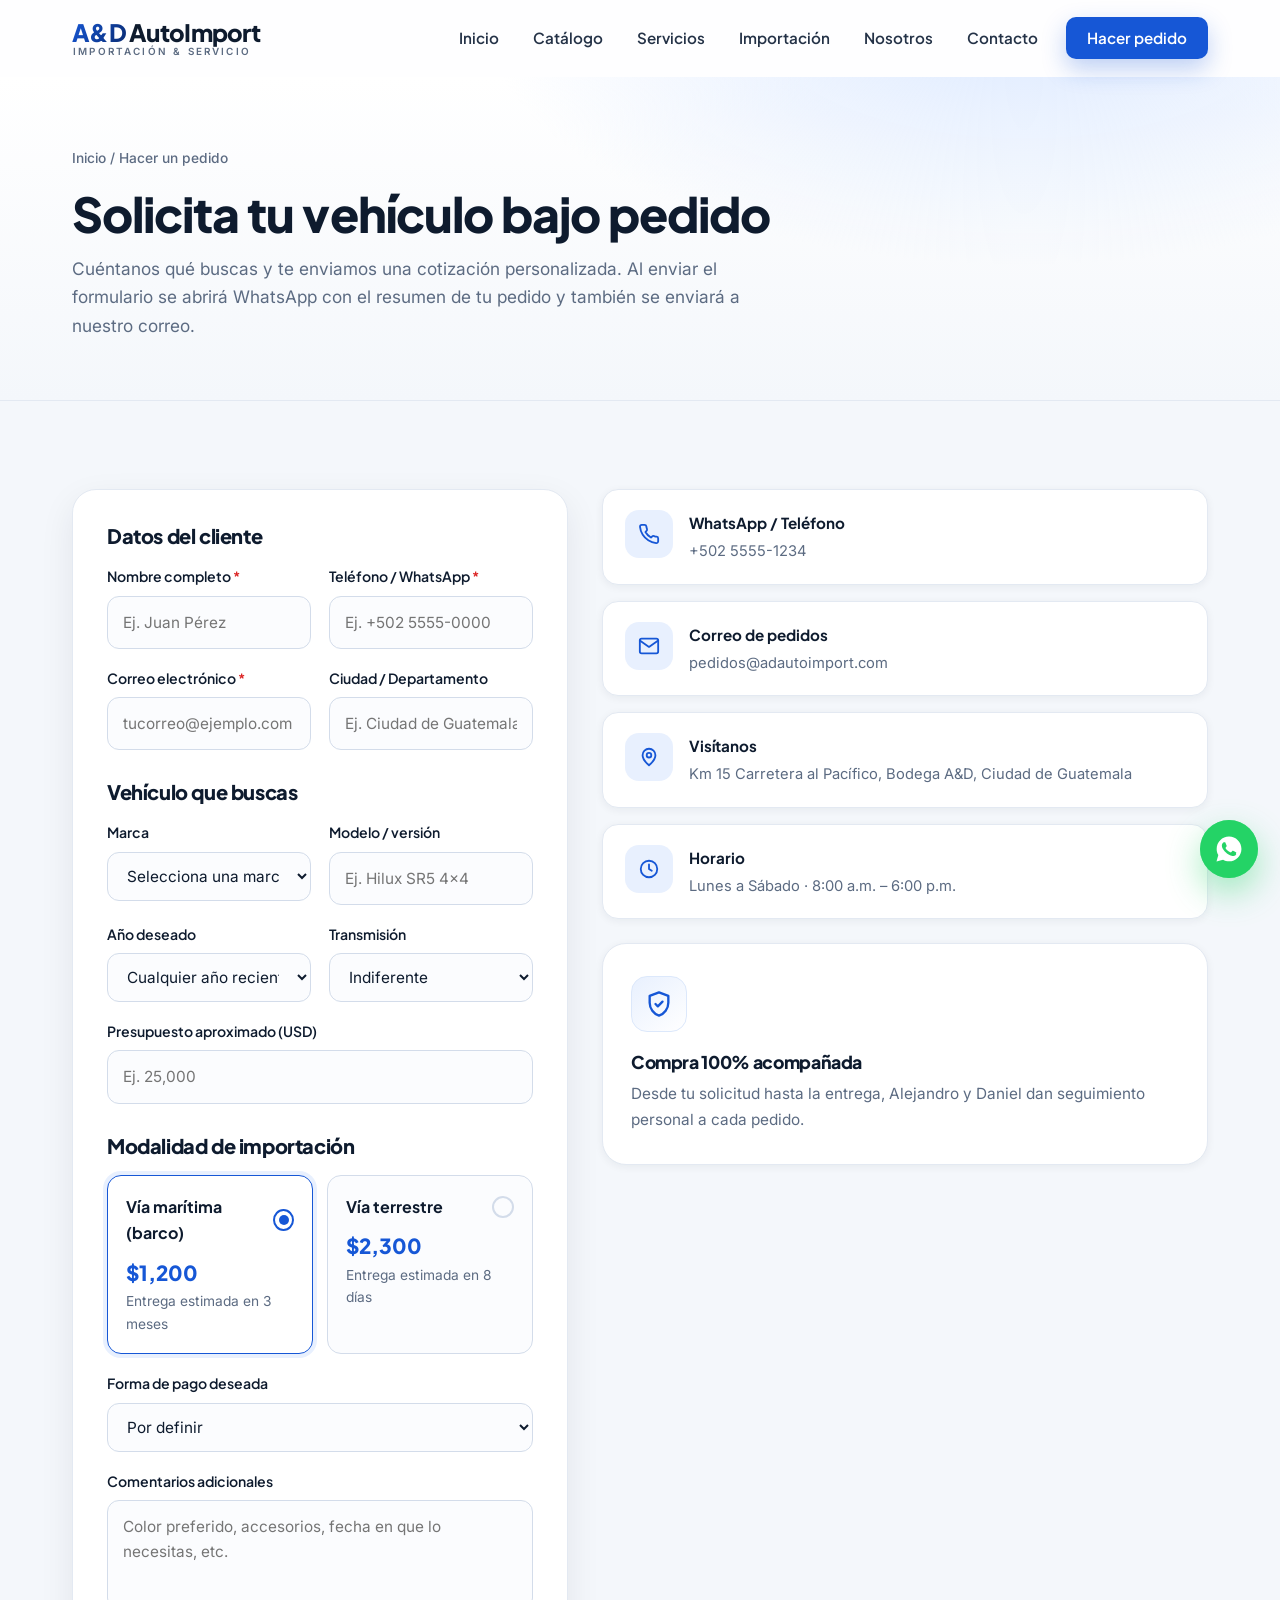
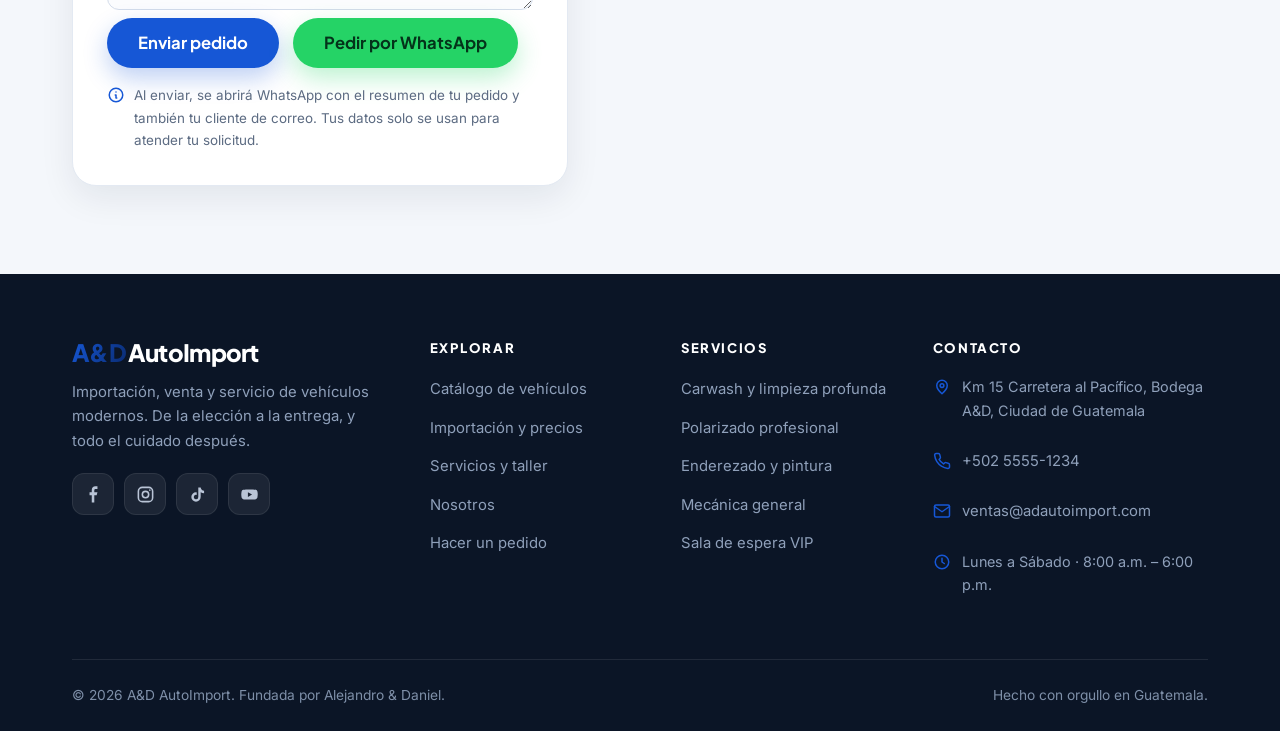
<file: encargo.html>
<!DOCTYPE html>
<html lang="es">
<head>
  <meta charset="UTF-8">
  <meta name="viewport" content="width=device-width, initial-scale=1">
  <title>Hacer un pedido — A&D AutoImport</title>
  <meta name="description" content="Solicita tu vehículo importado bajo pedido. Completa el formulario y recibe tu cotización por WhatsApp y correo.">
  <meta name="theme-color" content="#1657D6">
  <link rel="icon" href="data:image/svg+xml,%3Csvg xmlns='http://www.w3.org/2000/svg' viewBox='0 0 100 100'%3E%3Crect width='100' height='100' rx='22' fill='%231657D6'/%3E%3Ctext x='50' y='68' font-size='52' font-family='Arial' font-weight='bold' fill='white' text-anchor='middle'%3EA%26D%3C/text%3E%3C/svg%3E">
  <link rel="preconnect" href="https://fonts.googleapis.com">
  <link rel="preconnect" href="https://fonts.gstatic.com" crossorigin>
  <link href="https://fonts.googleapis.com/css2?family=Inter:wght@400;500;600;700&family=Plus+Jakarta+Sans:wght@600;700;800&display=swap" rel="stylesheet">
  <link rel="stylesheet" href="assets/css/styles.css">
</head>
<body>

  <header class="site-header" id="siteHeader">
    <div class="container header-inner">
      <a class="brand" href="index.html" aria-label="A&D AutoImport — inicio">
        <span><span class="brand-mark">A&amp;D</span> <span class="brand-name">AutoImport</span>
        <span class="brand-tag">Importación &amp; Servicio</span></span>
      </a>
      <nav class="nav" id="nav">
        <a href="index.html">Inicio</a>
        <a href="catalogo.html">Catálogo</a>
        <a href="servicios.html">Servicios</a>
        <a href="importacion.html">Importación</a>
        <a href="nosotros.html">Nosotros</a>
        <a href="contacto.html">Contacto</a>
        <a class="btn btn-primary nav-cta" href="encargo.html">Hacer pedido</a>
      </nav>
      <button class="nav-toggle" id="navToggle" aria-label="Abrir menú" aria-expanded="false"><span></span><span></span><span></span></button>
    </div>
  </header>

  <section class="page-hero">
    <div class="container">
      <div class="breadcrumb"><a href="index.html">Inicio</a> / Hacer un pedido</div>
      <h1>Solicita tu vehículo bajo pedido</h1>
      <p>Cuéntanos qué buscas y te enviamos una cotización personalizada. Al enviar el formulario se abrirá WhatsApp con el resumen de tu pedido y también se enviará a nuestro correo.</p>
    </div>
  </section>

  <section class="section">
    <div class="container contact-grid">
      <!-- Form -->
      <div>
        <form class="form-card" id="pedidoForm" novalidate>
          <div class="form-success hidden" id="formSuccess">
            <svg viewBox="0 0 24 24" fill="none" stroke="currentColor" stroke-width="2.4" stroke-linecap="round" stroke-linejoin="round"><path d="M20 6 9 17l-5-5"/></svg>
            <div>
              <b>¡Pedido preparado!</b>
              <p>Se abrió WhatsApp con el resumen y tu correo para enviárnoslo. Si no se abrió, escríbenos directamente y lo atendemos de inmediato.</p>
            </div>
          </div>

          <h3 style="font-size:1.25rem;margin-bottom:18px">Datos del cliente</h3>
          <div class="form-grid">
            <div class="field">
              <label for="nombre">Nombre completo <span class="req">*</span></label>
              <input type="text" id="nombre" name="nombre" placeholder="Ej. Juan Pérez" required>
            </div>
            <div class="field">
              <label for="telefono">Teléfono / WhatsApp <span class="req">*</span></label>
              <input type="tel" id="telefono" name="telefono" placeholder="Ej. +502 5555-0000" required>
            </div>
            <div class="field">
              <label for="email">Correo electrónico <span class="req">*</span></label>
              <input type="email" id="email" name="email" placeholder="tucorreo@ejemplo.com" required>
            </div>
            <div class="field">
              <label for="ciudad">Ciudad / Departamento</label>
              <input type="text" id="ciudad" name="ciudad" placeholder="Ej. Ciudad de Guatemala">
            </div>
          </div>

          <h3 style="font-size:1.25rem;margin:30px 0 18px">Vehículo que buscas</h3>
          <div class="form-grid">
            <div class="field">
              <label for="marca">Marca</label>
              <select id="marca" name="marca">
                <option value="">Selecciona una marca</option>
              </select>
            </div>
            <div class="field">
              <label for="modelo">Modelo / versión</label>
              <input type="text" id="modelo" name="modelo" placeholder="Ej. Hilux SR5 4x4">
            </div>
            <div class="field">
              <label for="anio">Año deseado</label>
              <select id="anio" name="anio">
                <option value="">Cualquier año reciente</option>
                <option>2026</option><option>2025</option><option>2024</option>
                <option>2023</option><option>2022</option><option>2021</option><option>2020</option>
              </select>
            </div>
            <div class="field">
              <label for="transmision">Transmisión</label>
              <select id="transmision" name="transmision">
                <option value="">Indiferente</option>
                <option>Automática</option>
                <option>Manual</option>
              </select>
            </div>
            <div class="field col-span">
              <label for="presupuesto">Presupuesto aproximado (USD)</label>
              <input type="text" id="presupuesto" name="presupuesto" placeholder="Ej. 25,000">
            </div>
          </div>

          <h3 style="font-size:1.25rem;margin:30px 0 18px">Modalidad de importación</h3>
          <div class="radio-cards">
            <label class="radio-card">
              <input type="radio" name="metodo" value="barco" checked>
              <div class="rc-body">
                <div class="rc-top"><span class="rc-name">Vía marítima (barco)</span><span class="rc-check"></span></div>
                <div class="rc-price" id="priceBarco">$1,200</div>
                <div class="rc-meta">Entrega estimada en 3 meses</div>
              </div>
            </label>
            <label class="radio-card">
              <input type="radio" name="metodo" value="tierra">
              <div class="rc-body">
                <div class="rc-top"><span class="rc-name">Vía terrestre</span><span class="rc-check"></span></div>
                <div class="rc-price" id="priceTierra">$2,300</div>
                <div class="rc-meta">Entrega estimada en 8 días</div>
              </div>
            </label>
          </div>

          <div class="form-grid" style="margin-top:18px">
            <div class="field col-span">
              <label for="pago">Forma de pago deseada</label>
              <select id="pago" name="pago">
                <option value="">Por definir</option>
                <option>Contado</option>
                <option>Anticipo + saldo contra entrega</option>
                <option>Financiamiento</option>
                <option>Otro</option>
              </select>
            </div>
            <div class="field col-span">
              <label for="mensaje">Comentarios adicionales</label>
              <textarea id="mensaje" name="mensaje" placeholder="Color preferido, accesorios, fecha en que lo necesitas, etc."></textarea>
            </div>
          </div>

          <div class="form-actions">
            <button type="submit" class="btn btn-primary btn-lg">Enviar pedido</button>
            <a class="btn btn-wa btn-lg" data-wa="Hola, quiero hacer un pedido especial de vehículo.">Pedir por WhatsApp</a>
          </div>
          <p class="form-note">
            <svg viewBox="0 0 24 24" fill="none" stroke="currentColor" stroke-width="2" stroke-linecap="round" stroke-linejoin="round"><circle cx="12" cy="12" r="9"/><path d="M12 8h.01M11 12h1v4h1"/></svg>
            Al enviar, se abrirá WhatsApp con el resumen de tu pedido y también tu cliente de correo. Tus datos solo se usan para atender tu solicitud.
          </p>
        </form>
      </div>

      <!-- Sidebar -->
      <aside>
        <div class="contact-cards">
          <div class="contact-item">
            <div class="ci-ico"><svg viewBox="0 0 24 24" fill="none" stroke="currentColor" stroke-width="2" stroke-linecap="round" stroke-linejoin="round"><path d="M22 16.9v3a2 2 0 0 1-2.2 2 19.8 19.8 0 0 1-8.6-3 19.5 19.5 0 0 1-6-6 19.8 19.8 0 0 1-3-8.7A2 2 0 0 1 4.1 2h3a2 2 0 0 1 2 1.7c.1 1 .4 1.9.7 2.8a2 2 0 0 1-.5 2.1L8.1 9.9a16 16 0 0 0 6 6l1.3-1.2a2 2 0 0 1 2.1-.5c.9.3 1.8.6 2.8.7a2 2 0 0 1 1.7 2z"/></svg></div>
            <div><b>WhatsApp / Teléfono</b><a data-ad-href="tel"><span data-ad="telefono"></span></a></div>
          </div>
          <div class="contact-item">
            <div class="ci-ico"><svg viewBox="0 0 24 24" fill="none" stroke="currentColor" stroke-width="2" stroke-linecap="round" stroke-linejoin="round"><rect x="2" y="4" width="20" height="16" rx="2"/><path d="m22 6-10 7L2 6"/></svg></div>
            <div><b>Correo de pedidos</b><a data-ad-href="emailPedidos"><span data-ad="emailPedidos"></span></a></div>
          </div>
          <div class="contact-item">
            <div class="ci-ico"><svg viewBox="0 0 24 24" fill="none" stroke="currentColor" stroke-width="2" stroke-linecap="round" stroke-linejoin="round"><path d="M12 21s-7-6-7-11a7 7 0 0 1 14 0c0 5-7 11-7 11z"/><circle cx="12" cy="10" r="2.5"/></svg></div>
            <div><b>Visítanos</b><span data-ad="direccion"></span></div>
          </div>
          <div class="contact-item">
            <div class="ci-ico"><svg viewBox="0 0 24 24" fill="none" stroke="currentColor" stroke-width="2" stroke-linecap="round" stroke-linejoin="round"><circle cx="12" cy="12" r="9"/><path d="M12 7v5l3 2"/></svg></div>
            <div><b>Horario</b><span data-ad="horario"></span></div>
          </div>
        </div>

        <div class="card feature" style="margin-top:24px">
          <div class="f-ico"><svg viewBox="0 0 24 24" fill="none" stroke="currentColor" stroke-width="2" stroke-linecap="round" stroke-linejoin="round"><path d="M12 2 4 5v6c0 5 3.4 9.4 8 11 4.6-1.6 8-6 8-11V5z"/><path d="m9 12 2 2 4-4"/></svg></div>
          <h3 style="font-size:1.1rem">Compra 100% acompañada</h3>
          <p>Desde tu solicitud hasta la entrega, Alejandro y Daniel dan seguimiento personal a cada pedido.</p>
        </div>
      </aside>
    </div>
  </section>

  <footer class="site-footer">
    <div class="container">
      <div class="footer-grid">
        <div class="footer-brand">
          <a class="brand" href="index.html"><span class="brand-mark">A&amp;D</span> <span class="brand-name">AutoImport</span></a>
          <p>Importación, venta y servicio de vehículos modernos. De la elección a la entrega, y todo el cuidado después.</p>
          <div class="footer-social">
            <a data-ad-href="facebook" target="_blank" rel="noopener" aria-label="Facebook"><svg viewBox="0 0 24 24" fill="currentColor"><path d="M13 22v-9h3l1-4h-4V7c0-1.1.3-1.8 1.9-1.8H17V1.6C16.7 1.6 15.6 1.5 14.3 1.5 11.6 1.5 9.8 3.1 9.8 6.3V9H7v4h2.8v9z"/></svg></a>
            <a data-ad-href="instagram" target="_blank" rel="noopener" aria-label="Instagram"><svg viewBox="0 0 24 24" fill="none" stroke="currentColor" stroke-width="2"><rect x="3" y="3" width="18" height="18" rx="5"/><circle cx="12" cy="12" r="4"/><circle cx="17.5" cy="6.5" r="1" fill="currentColor" stroke="none"/></svg></a>
            <a data-ad-href="tiktok" target="_blank" rel="noopener" aria-label="TikTok"><svg viewBox="0 0 24 24" fill="currentColor"><path d="M16 3c.4 2.3 1.9 4 4.3 4.3v3c-1.6 0-3-.5-4.3-1.3v6.2a5.9 5.9 0 1 1-5.9-5.9c.3 0 .6 0 .9.1v3.1a2.8 2.8 0 1 0 2 2.7V3z"/></svg></a>
            <a data-ad-href="youtube" target="_blank" rel="noopener" aria-label="YouTube"><svg viewBox="0 0 24 24" fill="currentColor"><path d="M22 8.2a3 3 0 0 0-2.1-2.1C18.2 5.6 12 5.6 12 5.6s-6.2 0-7.9.5A3 3 0 0 0 2 8.2 31 31 0 0 0 1.6 12 31 31 0 0 0 2 15.8a3 3 0 0 0 2.1 2.1c1.7.5 7.9.5 7.9.5s6.2 0 7.9-.5a3 3 0 0 0 2.1-2.1c.3-1.9.4-3.8.4-3.8s0-1.9-.4-3.8zM10 15V9l5.2 3z"/></svg></a>
          </div>
        </div>
        <div class="footer-col">
          <h4>Explorar</h4>
          <ul>
            <li><a href="catalogo.html">Catálogo de vehículos</a></li>
            <li><a href="importacion.html">Importación y precios</a></li>
            <li><a href="servicios.html">Servicios y taller</a></li>
            <li><a href="nosotros.html">Nosotros</a></li>
            <li><a href="encargo.html">Hacer un pedido</a></li>
          </ul>
        </div>
        <div class="footer-col">
          <h4>Servicios</h4>
          <ul>
            <li><a href="servicios.html#carwash">Carwash y limpieza profunda</a></li>
            <li><a href="servicios.html#polarizado">Polarizado profesional</a></li>
            <li><a href="servicios.html#enderezado">Enderezado y pintura</a></li>
            <li><a href="servicios.html#mecanica">Mecánica general</a></li>
            <li><a href="servicios.html#sala-vip">Sala de espera VIP</a></li>
          </ul>
        </div>
        <div class="footer-col">
          <h4>Contacto</h4>
          <ul class="footer-contact">
            <li><svg viewBox="0 0 24 24" fill="none" stroke="currentColor" stroke-width="2" stroke-linecap="round" stroke-linejoin="round"><path d="M12 21s-7-6-7-11a7 7 0 0 1 14 0c0 5-7 11-7 11z"/><circle cx="12" cy="10" r="2.5"/></svg><span data-ad="direccion"></span></li>
            <li><svg viewBox="0 0 24 24" fill="none" stroke="currentColor" stroke-width="2" stroke-linecap="round" stroke-linejoin="round"><path d="M22 16.9v3a2 2 0 0 1-2.2 2 19.8 19.8 0 0 1-8.6-3 19.5 19.5 0 0 1-6-6 19.8 19.8 0 0 1-3-8.7A2 2 0 0 1 4.1 2h3a2 2 0 0 1 2 1.7c.1 1 .4 1.9.7 2.8a2 2 0 0 1-.5 2.1L8.1 9.9a16 16 0 0 0 6 6l1.3-1.2a2 2 0 0 1 2.1-.5c.9.3 1.8.6 2.8.7a2 2 0 0 1 1.7 2z"/></svg><a data-ad-href="tel"><span data-ad="telefono"></span></a></li>
            <li><svg viewBox="0 0 24 24" fill="none" stroke="currentColor" stroke-width="2" stroke-linecap="round" stroke-linejoin="round"><rect x="2" y="4" width="20" height="16" rx="2"/><path d="m22 6-10 7L2 6"/></svg><a data-ad-href="email"><span data-ad="email"></span></a></li>
            <li><svg viewBox="0 0 24 24" fill="none" stroke="currentColor" stroke-width="2" stroke-linecap="round" stroke-linejoin="round"><circle cx="12" cy="12" r="9"/><path d="M12 7v5l3 2"/></svg><span data-ad="horario"></span></li>
          </ul>
        </div>
      </div>
      <div class="footer-bottom">
        <p>© <span data-year></span> <span data-ad="nombre"></span>. Fundada por Alejandro &amp; Daniel.</p>
        <p>Hecho con orgullo en <span data-ad="pais"></span>.</p>
      </div>
    </div>
  </footer>

  <script src="assets/js/config.js"></script>
  <script src="assets/js/data.js"></script>
  <script src="assets/js/main.js"></script>
  <script src="assets/js/encargo.js"></script>
</body>
</html>
</file>
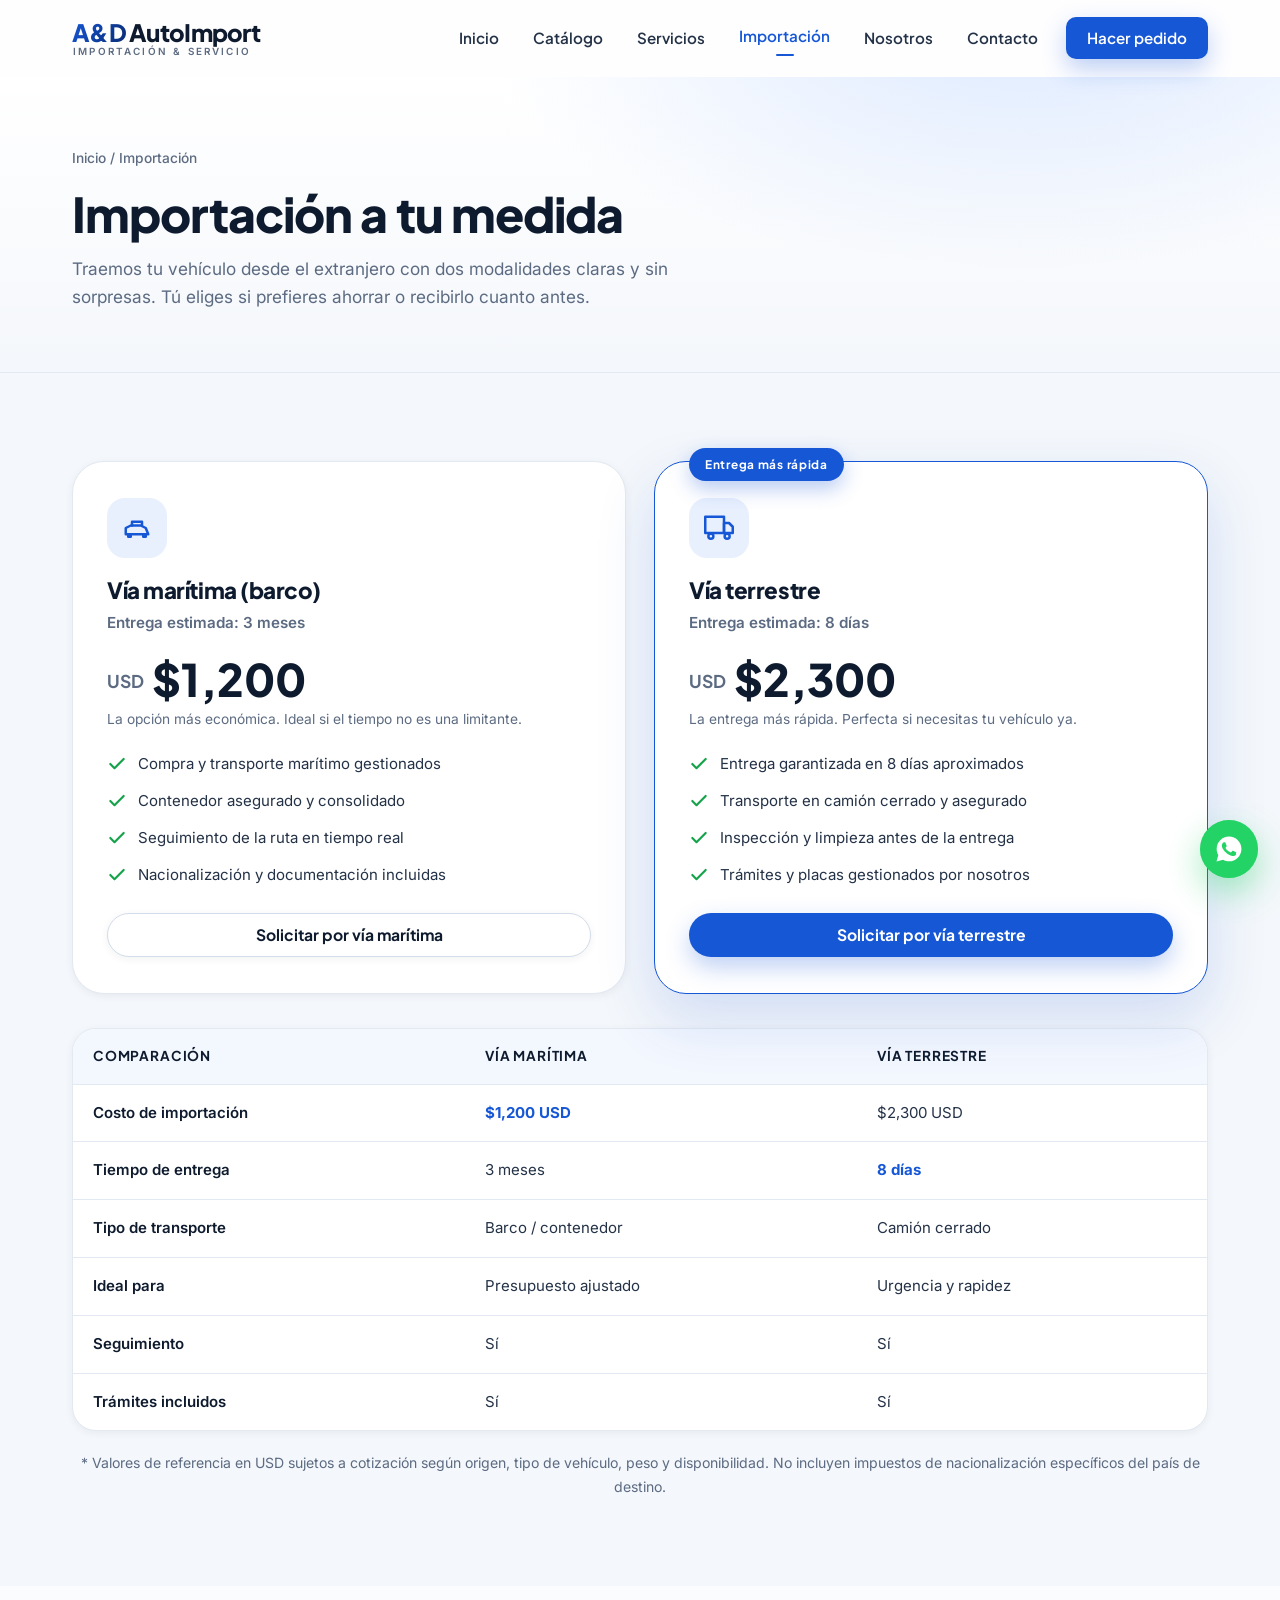
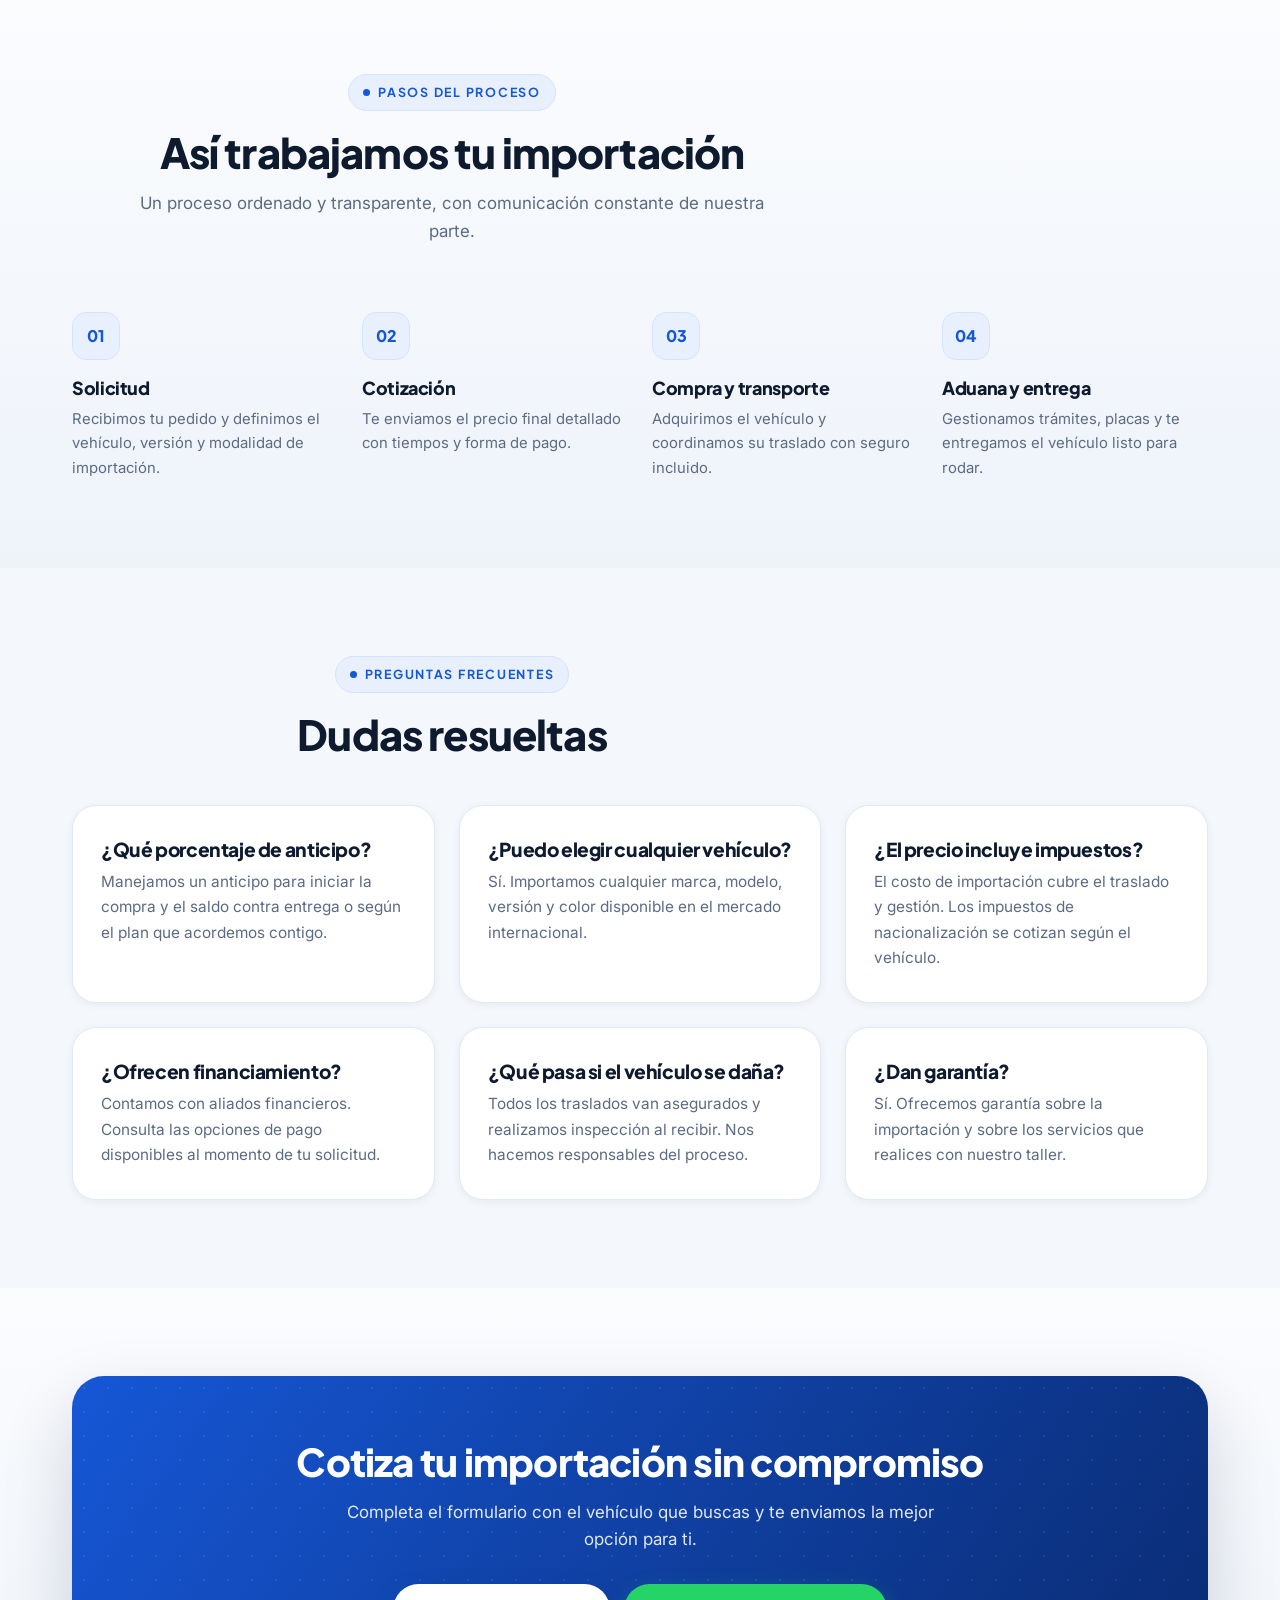
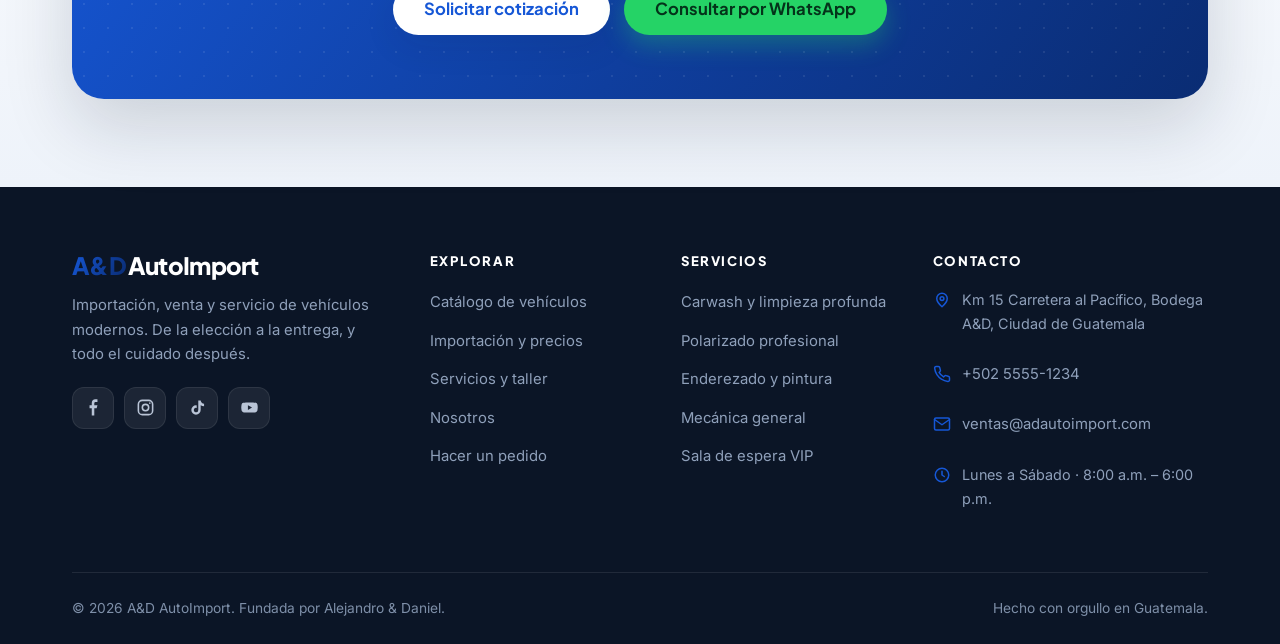
<file: importacion.html>
<!DOCTYPE html>
<html lang="es">
<head>
  <meta charset="UTF-8">
  <meta name="viewport" content="width=device-width, initial-scale=1">
  <title>Importación de vehículos — A&D AutoImport</title>
  <meta name="description" content="Importación marítima desde $1,200 (entrega en 3 meses) y terrestre desde $2,300 (entrega en 8 días). Nos encargamos de todo el proceso.">
  <meta name="theme-color" content="#1657D6">
  <link rel="icon" href="data:image/svg+xml,%3Csvg xmlns='http://www.w3.org/2000/svg' viewBox='0 0 100 100'%3E%3Crect width='100' height='100' rx='22' fill='%231657D6'/%3E%3Ctext x='50' y='68' font-size='52' font-family='Arial' font-weight='bold' fill='white' text-anchor='middle'%3EA%26D%3C/text%3E%3C/svg%3E">
  <link rel="preconnect" href="https://fonts.googleapis.com">
  <link rel="preconnect" href="https://fonts.gstatic.com" crossorigin>
  <link href="https://fonts.googleapis.com/css2?family=Inter:wght@400;500;600;700&family=Plus+Jakarta+Sans:wght@600;700;800&display=swap" rel="stylesheet">
  <link rel="stylesheet" href="assets/css/styles.css">
</head>
<body>

  <header class="site-header" id="siteHeader">
    <div class="container header-inner">
      <a class="brand" href="index.html" aria-label="A&D AutoImport — inicio">
        <span><span class="brand-mark">A&amp;D</span> <span class="brand-name">AutoImport</span>
        <span class="brand-tag">Importación &amp; Servicio</span></span>
      </a>
      <nav class="nav" id="nav">
        <a href="index.html">Inicio</a>
        <a href="catalogo.html">Catálogo</a>
        <a href="servicios.html">Servicios</a>
        <a href="importacion.html" class="active">Importación</a>
        <a href="nosotros.html">Nosotros</a>
        <a href="contacto.html">Contacto</a>
        <a class="btn btn-primary nav-cta" href="encargo.html">Hacer pedido</a>
      </nav>
      <button class="nav-toggle" id="navToggle" aria-label="Abrir menú" aria-expanded="false"><span></span><span></span><span></span></button>
    </div>
  </header>

  <section class="page-hero">
    <div class="container">
      <div class="breadcrumb"><a href="index.html">Inicio</a> / Importación</div>
      <h1>Importación a tu medida</h1>
      <p>Traemos tu vehículo desde el extranjero con dos modalidades claras y sin sorpresas. Tú eliges si prefieres ahorrar o recibirlo cuanto antes.</p>
    </div>
  </section>

  <section class="section">
    <div class="container">
      <div class="import-grid">
        <article class="import-card reveal">
          <div class="import-ico"><svg viewBox="0 0 24 24" fill="none" stroke="currentColor" stroke-width="2" stroke-linecap="round" stroke-linejoin="round"><path d="M3 17h18l-2-5-4-2H7l-4 2z"/><path d="M5 17v2h2v-2M17 17v2h2v-2"/><path d="M8 10V7h8v3"/></svg></div>
          <h3>Vía marítima (barco)</h3>
          <p class="import-time">Entrega estimada: 3 meses</p>
          <div class="import-price"><span class="cur">USD</span><b id="priceBarco">$1,200</b></div>
          <p class="import-price-note">La opción más económica. Ideal si el tiempo no es una limitante.</p>
          <ul class="import-features">
            <li><svg viewBox="0 0 24 24" fill="none" stroke="currentColor" stroke-width="2.6" stroke-linecap="round" stroke-linejoin="round"><path d="M20 6 9 17l-5-5"/></svg> Compra y transporte marítimo gestionados</li>
            <li><svg viewBox="0 0 24 24" fill="none" stroke="currentColor" stroke-width="2.6" stroke-linecap="round" stroke-linejoin="round"><path d="M20 6 9 17l-5-5"/></svg> Contenedor asegurado y consolidado</li>
            <li><svg viewBox="0 0 24 24" fill="none" stroke="currentColor" stroke-width="2.6" stroke-linecap="round" stroke-linejoin="round"><path d="M20 6 9 17l-5-5"/></svg> Seguimiento de la ruta en tiempo real</li>
            <li><svg viewBox="0 0 24 24" fill="none" stroke="currentColor" stroke-width="2.6" stroke-linecap="round" stroke-linejoin="round"><path d="M20 6 9 17l-5-5"/></svg> Nacionalización y documentación incluidas</li>
          </ul>
          <a class="btn btn-ghost btn-block" href="encargo.html?metodo=barco">Solicitar por vía marítima</a>
        </article>

        <article class="import-card featured reveal d1">
          <div class="import-ico"><svg viewBox="0 0 24 24" fill="none" stroke="currentColor" stroke-width="2" stroke-linecap="round" stroke-linejoin="round"><path d="M1 3h15v13H1z"/><path d="M16 8h4l3 3v5h-7z"/><circle cx="5.5" cy="18.5" r="2"/><circle cx="18.5" cy="18.5" r="2"/></svg></div>
          <h3>Vía terrestre</h3>
          <p class="import-time">Entrega estimada: 8 días</p>
          <div class="import-price"><span class="cur">USD</span><b id="priceTierra">$2,300</b></div>
          <p class="import-price-note">La entrega más rápida. Perfecta si necesitas tu vehículo ya.</p>
          <ul class="import-features">
            <li><svg viewBox="0 0 24 24" fill="none" stroke="currentColor" stroke-width="2.6" stroke-linecap="round" stroke-linejoin="round"><path d="M20 6 9 17l-5-5"/></svg> Entrega garantizada en 8 días aproximados</li>
            <li><svg viewBox="0 0 24 24" fill="none" stroke="currentColor" stroke-width="2.6" stroke-linecap="round" stroke-linejoin="round"><path d="M20 6 9 17l-5-5"/></svg> Transporte en camión cerrado y asegurado</li>
            <li><svg viewBox="0 0 24 24" fill="none" stroke="currentColor" stroke-width="2.6" stroke-linecap="round" stroke-linejoin="round"><path d="M20 6 9 17l-5-5"/></svg> Inspección y limpieza antes de la entrega</li>
            <li><svg viewBox="0 0 24 24" fill="none" stroke="currentColor" stroke-width="2.6" stroke-linecap="round" stroke-linejoin="round"><path d="M20 6 9 17l-5-5"/></svg> Trámites y placas gestionados por nosotros</li>
          </ul>
          <a class="btn btn-primary btn-block" href="encargo.html?metodo=tierra">Solicitar por vía terrestre</a>
        </article>
      </div>

      <div class="import-compare">
        <table class="compare-table">
          <thead>
            <tr><th>Comparación</th><th>Vía marítima</th><th>Vía terrestre</th></tr>
          </thead>
          <tbody>
            <tr><td>Costo de importación</td><td class="hi">$1,200 USD</td><td>$2,300 USD</td></tr>
            <tr><td>Tiempo de entrega</td><td>3 meses</td><td class="hi">8 días</td></tr>
            <tr><td>Tipo de transporte</td><td>Barco / contenedor</td><td>Camión cerrado</td></tr>
            <tr><td>Ideal para</td><td>Presupuesto ajustado</td><td>Urgencia y rapidez</td></tr>
            <tr><td>Seguimiento</td><td>Sí</td><td>Sí</td></tr>
            <tr><td>Trámites incluidos</td><td>Sí</td><td>Sí</td></tr>
          </tbody>
        </table>
      </div>
      <p class="center" style="margin-top:20px;color:var(--muted);font-size:.88rem">
        * Valores de referencia en USD sujetos a cotización según origen, tipo de vehículo, peso y disponibilidad. No incluyen impuestos de nacionalización específicos del país de destino.
      </p>
    </div>
  </section>

  <section class="section section--soft">
    <div class="container">
      <div class="head-block center">
        <span class="eyebrow"><span class="dot"></span> Pasos del proceso</span>
        <h2 class="section-title">Así trabajamos tu importación</h2>
        <p class="section-lead">Un proceso ordenado y transparente, con comunicación constante de nuestra parte.</p>
      </div>
      <div class="steps">
        <div class="step reveal"><h3>Solicitud</h3><p>Recibimos tu pedido y definimos el vehículo, versión y modalidad de importación.</p></div>
        <div class="step reveal d1"><h3>Cotización</h3><p>Te enviamos el precio final detallado con tiempos y forma de pago.</p></div>
        <div class="step reveal d2"><h3>Compra y transporte</h3><p>Adquirimos el vehículo y coordinamos su traslado con seguro incluido.</p></div>
        <div class="step reveal d3"><h3>Aduana y entrega</h3><p>Gestionamos trámites, placas y te entregamos el vehículo listo para rodar.</p></div>
      </div>
    </div>
  </section>

  <section class="section">
    <div class="container">
      <div class="head-block center">
        <span class="eyebrow"><span class="dot"></span> Preguntas frecuentes</span>
        <h2 class="section-title">Dudas resueltas</h2>
      </div>
      <div class="feature-grid">
        <article class="card feature reveal"><h3>¿Qué porcentaje de anticipo?</h3><p>Manejamos un anticipo para iniciar la compra y el saldo contra entrega o según el plan que acordemos contigo.</p></article>
        <article class="card feature reveal d1"><h3>¿Puedo elegir cualquier vehículo?</h3><p>Sí. Importamos cualquier marca, modelo, versión y color disponible en el mercado internacional.</p></article>
        <article class="card feature reveal d2"><h3>¿El precio incluye impuestos?</h3><p>El costo de importación cubre el traslado y gestión. Los impuestos de nacionalización se cotizan según el vehículo.</p></article>
        <article class="card feature reveal"><h3>¿Ofrecen financiamiento?</h3><p>Contamos con aliados financieros. Consulta las opciones de pago disponibles al momento de tu solicitud.</p></article>
        <article class="card feature reveal d1"><h3>¿Qué pasa si el vehículo se daña?</h3><p>Todos los traslados van asegurados y realizamos inspección al recibir. Nos hacemos responsables del proceso.</p></article>
        <article class="card feature reveal d2"><h3>¿Dan garantía?</h3><p>Sí. Ofrecemos garantía sobre la importación y sobre los servicios que realices con nuestro taller.</p></article>
      </div>
    </div>
  </section>

  <section class="section section--soft">
    <div class="container">
      <div class="cta-band reveal">
        <h2>Cotiza tu importación sin compromiso</h2>
        <p>Completa el formulario con el vehículo que buscas y te enviamos la mejor opción para ti.</p>
        <div class="cta-actions">
          <a class="btn btn-white btn-lg" href="encargo.html">Solicitar cotización</a>
          <a class="btn btn-wa btn-lg" data-wa="Hola, quiero cotizar una importación de vehículo.">Consultar por WhatsApp</a>
        </div>
      </div>
    </div>
  </section>

  <footer class="site-footer">
    <div class="container">
      <div class="footer-grid">
        <div class="footer-brand">
          <a class="brand" href="index.html"><span class="brand-mark">A&amp;D</span> <span class="brand-name">AutoImport</span></a>
          <p>Importación, venta y servicio de vehículos modernos. De la elección a la entrega, y todo el cuidado después.</p>
          <div class="footer-social">
            <a data-ad-href="facebook" target="_blank" rel="noopener" aria-label="Facebook"><svg viewBox="0 0 24 24" fill="currentColor"><path d="M13 22v-9h3l1-4h-4V7c0-1.1.3-1.8 1.9-1.8H17V1.6C16.7 1.6 15.6 1.5 14.3 1.5 11.6 1.5 9.8 3.1 9.8 6.3V9H7v4h2.8v9z"/></svg></a>
            <a data-ad-href="instagram" target="_blank" rel="noopener" aria-label="Instagram"><svg viewBox="0 0 24 24" fill="none" stroke="currentColor" stroke-width="2"><rect x="3" y="3" width="18" height="18" rx="5"/><circle cx="12" cy="12" r="4"/><circle cx="17.5" cy="6.5" r="1" fill="currentColor" stroke="none"/></svg></a>
            <a data-ad-href="tiktok" target="_blank" rel="noopener" aria-label="TikTok"><svg viewBox="0 0 24 24" fill="currentColor"><path d="M16 3c.4 2.3 1.9 4 4.3 4.3v3c-1.6 0-3-.5-4.3-1.3v6.2a5.9 5.9 0 1 1-5.9-5.9c.3 0 .6 0 .9.1v3.1a2.8 2.8 0 1 0 2 2.7V3z"/></svg></a>
            <a data-ad-href="youtube" target="_blank" rel="noopener" aria-label="YouTube"><svg viewBox="0 0 24 24" fill="currentColor"><path d="M22 8.2a3 3 0 0 0-2.1-2.1C18.2 5.6 12 5.6 12 5.6s-6.2 0-7.9.5A3 3 0 0 0 2 8.2 31 31 0 0 0 1.6 12 31 31 0 0 0 2 15.8a3 3 0 0 0 2.1 2.1c1.7.5 7.9.5 7.9.5s6.2 0 7.9-.5a3 3 0 0 0 2.1-2.1c.3-1.9.4-3.8.4-3.8s0-1.9-.4-3.8zM10 15V9l5.2 3z"/></svg></a>
          </div>
        </div>
        <div class="footer-col">
          <h4>Explorar</h4>
          <ul>
            <li><a href="catalogo.html">Catálogo de vehículos</a></li>
            <li><a href="importacion.html">Importación y precios</a></li>
            <li><a href="servicios.html">Servicios y taller</a></li>
            <li><a href="nosotros.html">Nosotros</a></li>
            <li><a href="encargo.html">Hacer un pedido</a></li>
          </ul>
        </div>
        <div class="footer-col">
          <h4>Servicios</h4>
          <ul>
            <li><a href="servicios.html#carwash">Carwash y limpieza profunda</a></li>
            <li><a href="servicios.html#polarizado">Polarizado profesional</a></li>
            <li><a href="servicios.html#enderezado">Enderezado y pintura</a></li>
            <li><a href="servicios.html#mecanica">Mecánica general</a></li>
            <li><a href="servicios.html#sala-vip">Sala de espera VIP</a></li>
          </ul>
        </div>
        <div class="footer-col">
          <h4>Contacto</h4>
          <ul class="footer-contact">
            <li><svg viewBox="0 0 24 24" fill="none" stroke="currentColor" stroke-width="2" stroke-linecap="round" stroke-linejoin="round"><path d="M12 21s-7-6-7-11a7 7 0 0 1 14 0c0 5-7 11-7 11z"/><circle cx="12" cy="10" r="2.5"/></svg><span data-ad="direccion"></span></li>
            <li><svg viewBox="0 0 24 24" fill="none" stroke="currentColor" stroke-width="2" stroke-linecap="round" stroke-linejoin="round"><path d="M22 16.9v3a2 2 0 0 1-2.2 2 19.8 19.8 0 0 1-8.6-3 19.5 19.5 0 0 1-6-6 19.8 19.8 0 0 1-3-8.7A2 2 0 0 1 4.1 2h3a2 2 0 0 1 2 1.7c.1 1 .4 1.9.7 2.8a2 2 0 0 1-.5 2.1L8.1 9.9a16 16 0 0 0 6 6l1.3-1.2a2 2 0 0 1 2.1-.5c.9.3 1.8.6 2.8.7a2 2 0 0 1 1.7 2z"/></svg><a data-ad-href="tel"><span data-ad="telefono"></span></a></li>
            <li><svg viewBox="0 0 24 24" fill="none" stroke="currentColor" stroke-width="2" stroke-linecap="round" stroke-linejoin="round"><rect x="2" y="4" width="20" height="16" rx="2"/><path d="m22 6-10 7L2 6"/></svg><a data-ad-href="email"><span data-ad="email"></span></a></li>
            <li><svg viewBox="0 0 24 24" fill="none" stroke="currentColor" stroke-width="2" stroke-linecap="round" stroke-linejoin="round"><circle cx="12" cy="12" r="9"/><path d="M12 7v5l3 2"/></svg><span data-ad="horario"></span></li>
          </ul>
        </div>
      </div>
      <div class="footer-bottom">
        <p>© <span data-year></span> <span data-ad="nombre"></span>. Fundada por Alejandro &amp; Daniel.</p>
        <p>Hecho con orgullo en <span data-ad="pais"></span>.</p>
      </div>
    </div>
  </footer>

  <script src="assets/js/config.js"></script>
  <script src="assets/js/main.js"></script>
</body>
</html>
</file>
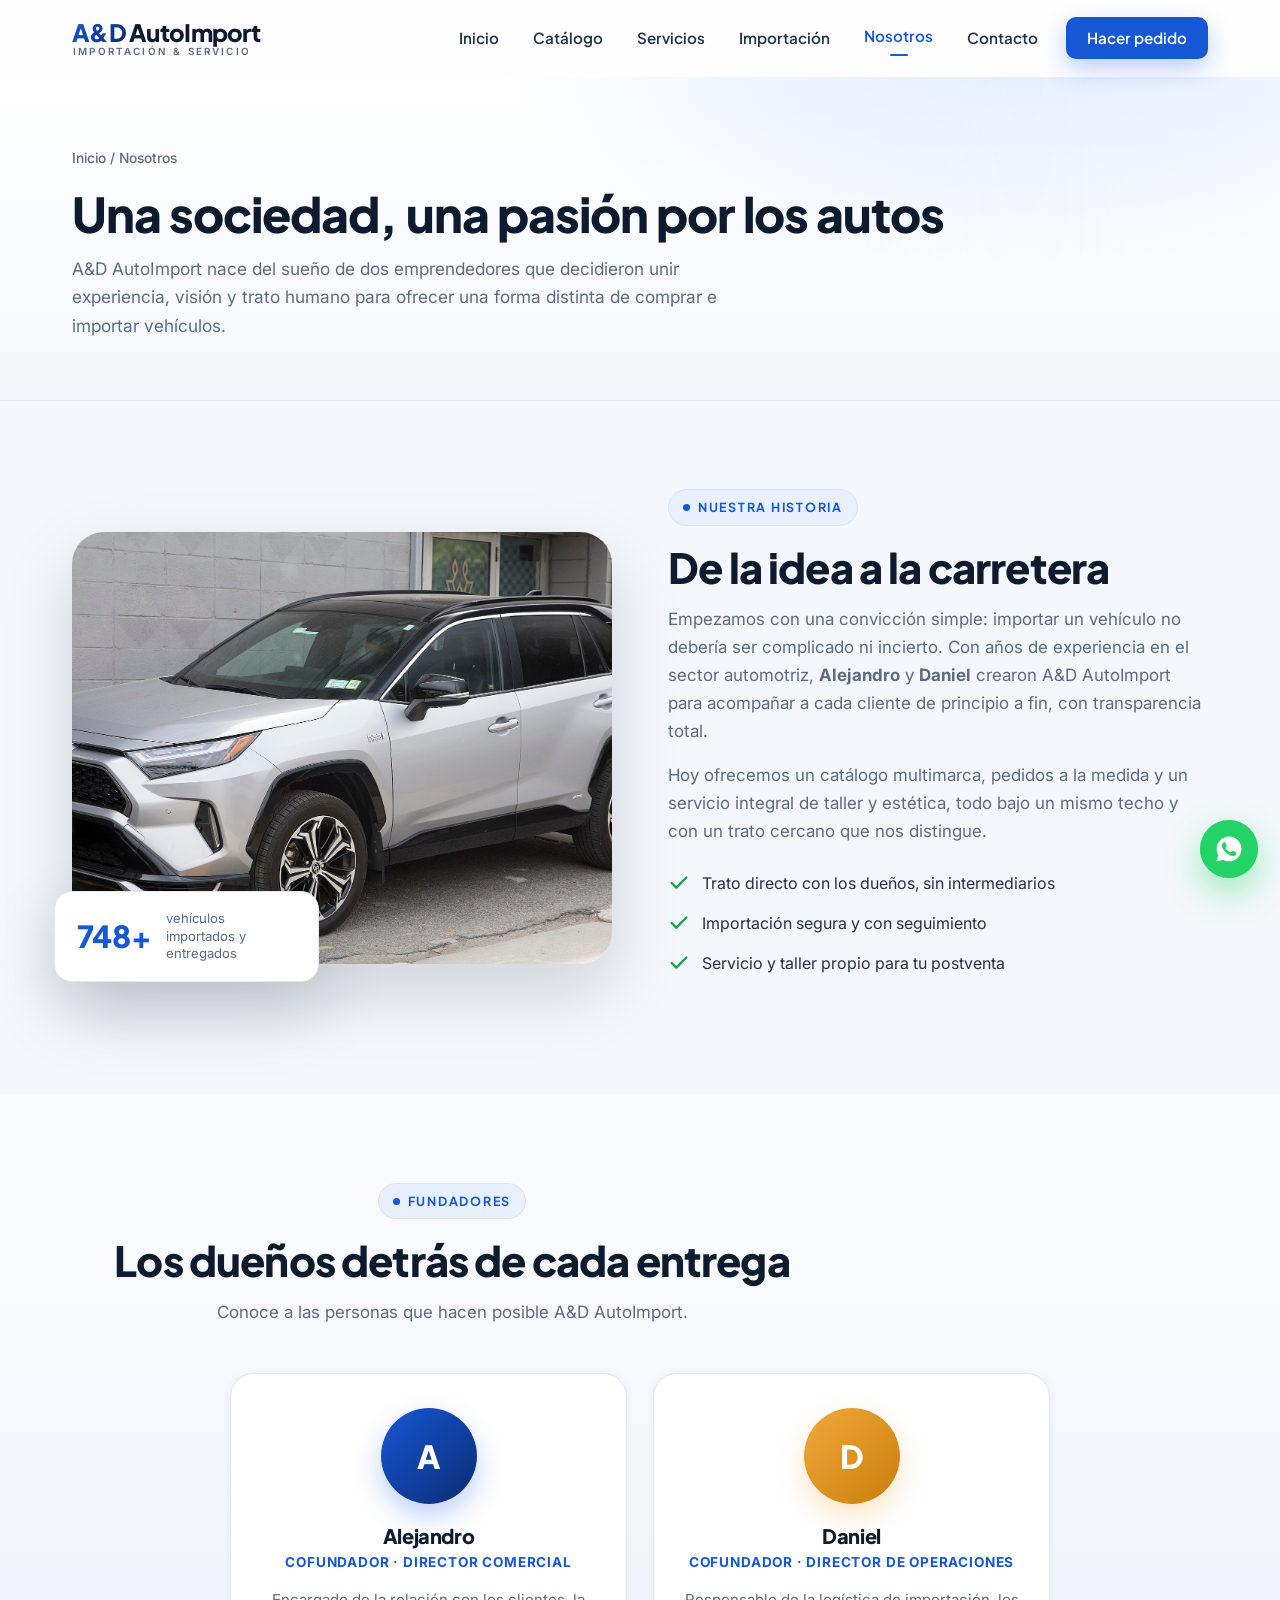
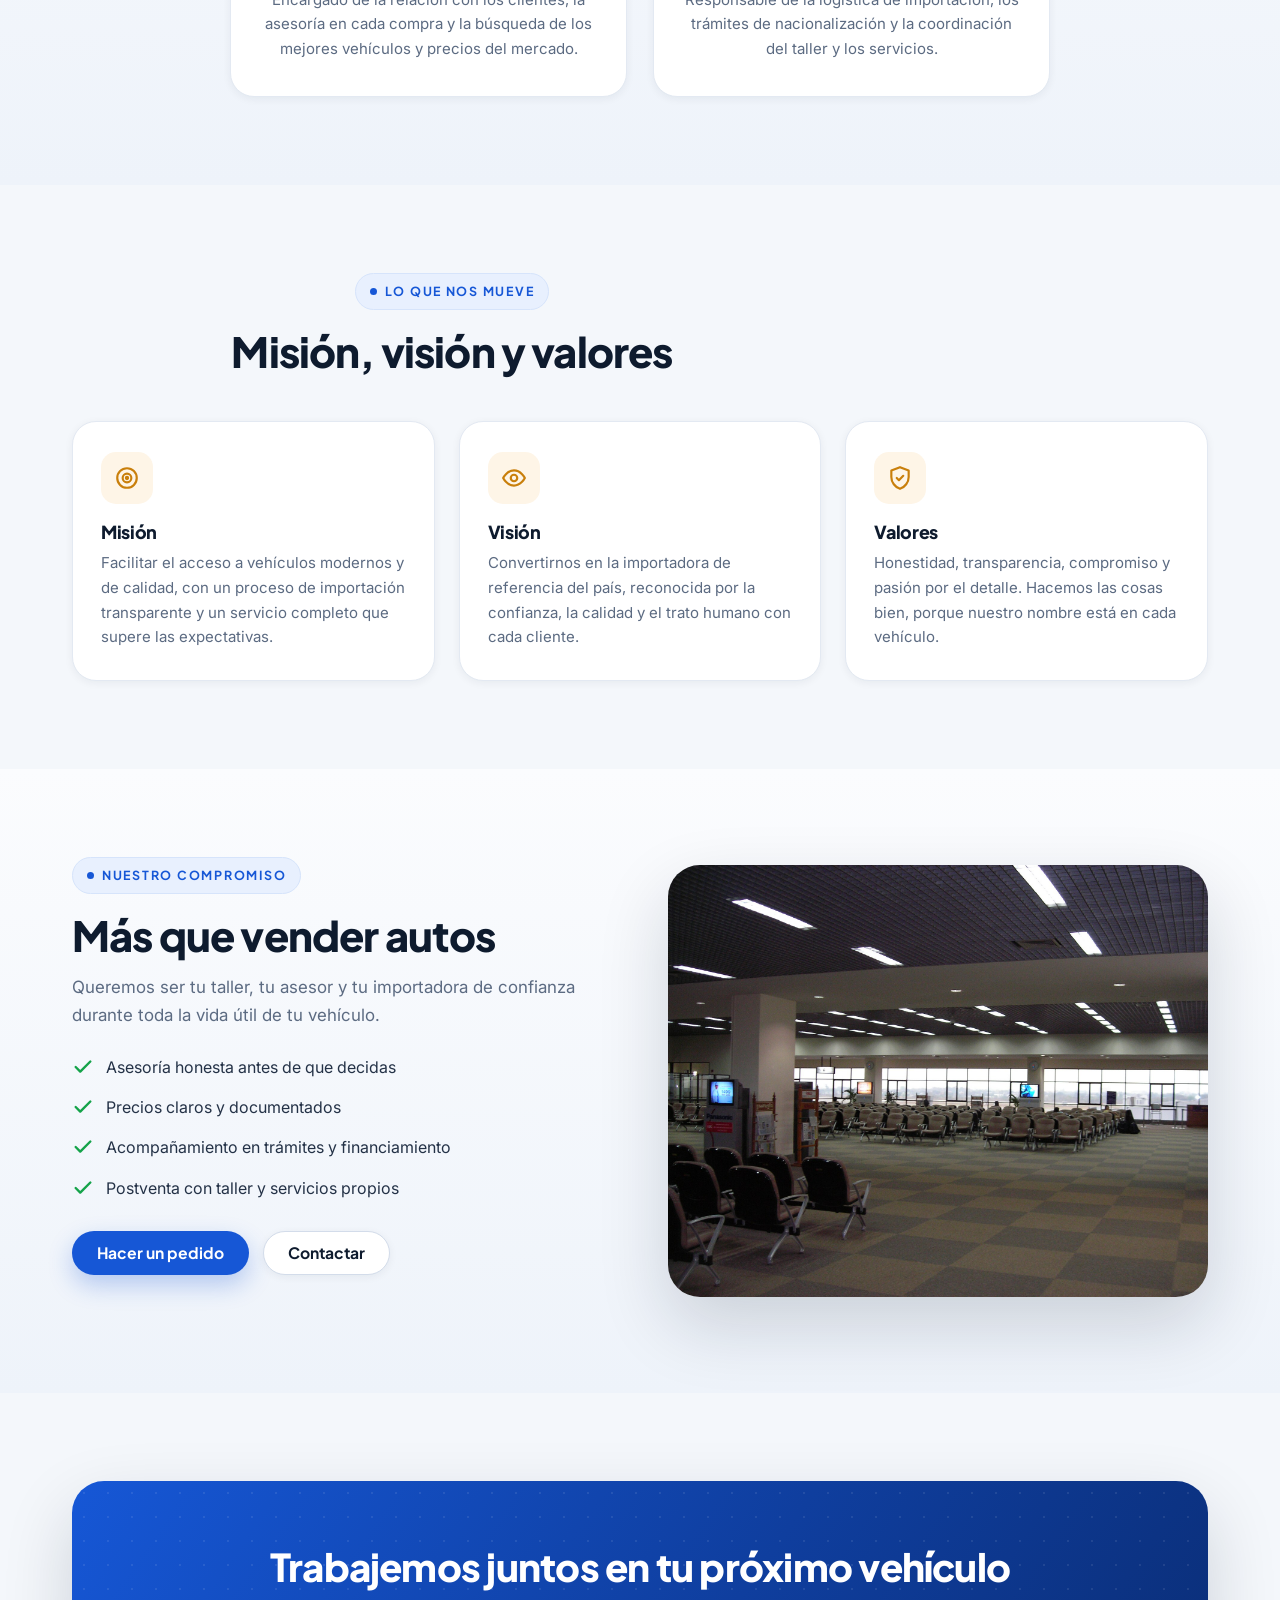
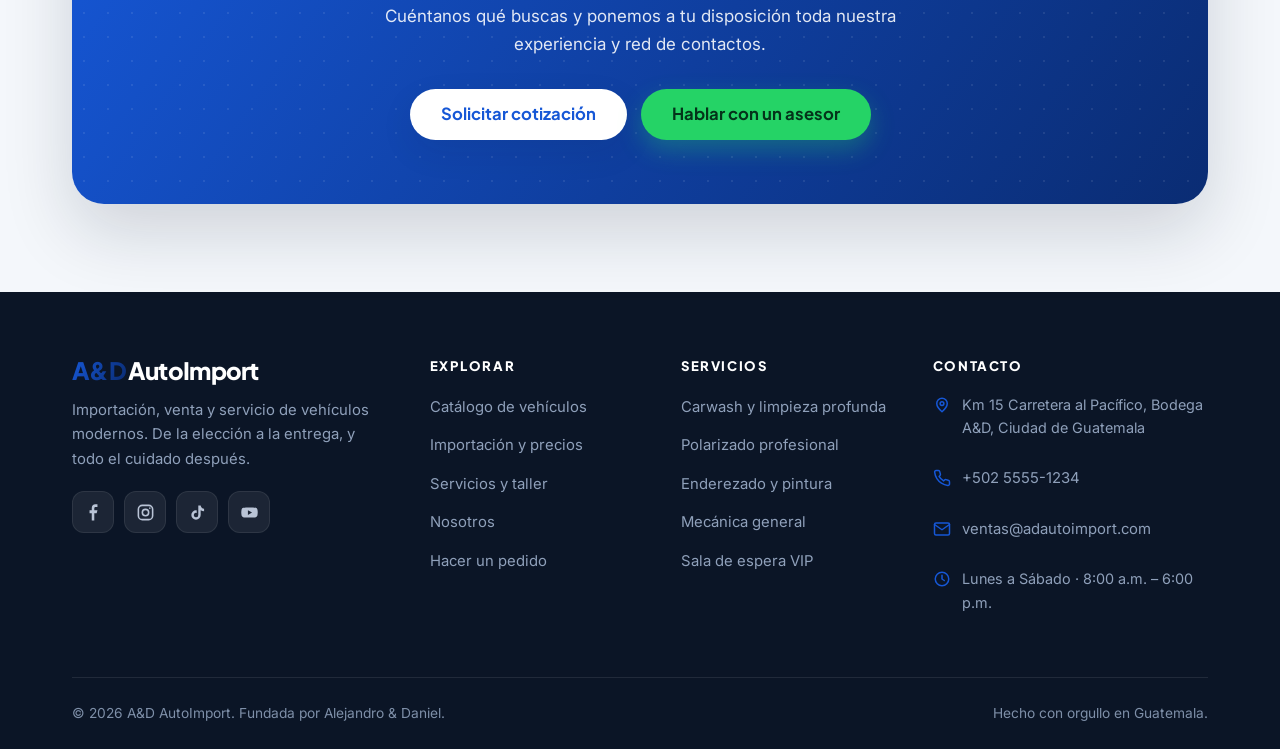
<file: nosotros.html>
<!DOCTYPE html>
<html lang="es">
<head>
  <meta charset="UTF-8">
  <meta name="viewport" content="width=device-width, initial-scale=1">
  <title>Nosotros — A&D AutoImport</title>
  <meta name="description" content="A&D AutoImport es una sociedad fundada por Alejandro y Daniel: importación, venta y servicio de vehículos con trato directo y profesional.">
  <meta name="theme-color" content="#1657D6">
  <link rel="icon" href="data:image/svg+xml,%3Csvg xmlns='http://www.w3.org/2000/svg' viewBox='0 0 100 100'%3E%3Crect width='100' height='100' rx='22' fill='%231657D6'/%3E%3Ctext x='50' y='68' font-size='52' font-family='Arial' font-weight='bold' fill='white' text-anchor='middle'%3EA%26D%3C/text%3E%3C/svg%3E">
  <link rel="preconnect" href="https://fonts.googleapis.com">
  <link rel="preconnect" href="https://fonts.gstatic.com" crossorigin>
  <link href="https://fonts.googleapis.com/css2?family=Inter:wght@400;500;600;700&family=Plus+Jakarta+Sans:wght@600;700;800&display=swap" rel="stylesheet">
  <link rel="stylesheet" href="assets/css/styles.css">
</head>
<body>

  <header class="site-header" id="siteHeader">
    <div class="container header-inner">
      <a class="brand" href="index.html" aria-label="A&D AutoImport — inicio">
        <span><span class="brand-mark">A&amp;D</span> <span class="brand-name">AutoImport</span>
        <span class="brand-tag">Importación &amp; Servicio</span></span>
      </a>
      <nav class="nav" id="nav">
        <a href="index.html">Inicio</a>
        <a href="catalogo.html">Catálogo</a>
        <a href="servicios.html">Servicios</a>
        <a href="importacion.html">Importación</a>
        <a href="nosotros.html" class="active">Nosotros</a>
        <a href="contacto.html">Contacto</a>
        <a class="btn btn-primary nav-cta" href="encargo.html">Hacer pedido</a>
      </nav>
      <button class="nav-toggle" id="navToggle" aria-label="Abrir menú" aria-expanded="false"><span></span><span></span><span></span></button>
    </div>
  </header>

  <section class="page-hero">
    <div class="container">
      <div class="breadcrumb"><a href="index.html">Inicio</a> / Nosotros</div>
      <h1>Una sociedad, una pasión por los autos</h1>
      <p>A&amp;D AutoImport nace del sueño de dos emprendedores que decidieron unir experiencia, visión y trato humano para ofrecer una forma distinta de comprar e importar vehículos.</p>
    </div>
  </section>

  <section class="section">
    <div class="container split">
      <div class="split-media float reveal">
        <img src="assets/img/vehiculos/toyota-rav4.jpg" alt="Vehículo importado por A&D AutoImport">
        <div class="split-badge">
          <div class="sb-num" data-count="850" data-suffix="+">850+</div>
          <span>vehículos importados y entregados</span>
        </div>
      </div>
      <div class="reveal d1">
        <span class="eyebrow"><span class="dot"></span> Nuestra historia</span>
        <h2 class="section-title">De la idea a la carretera</h2>
        <p class="section-lead">Empezamos con una convicción simple: importar un vehículo no debería ser complicado ni incierto. Con años de experiencia en el sector automotriz, <strong>Alejandro</strong> y <strong>Daniel</strong> crearon A&amp;D AutoImport para acompañar a cada cliente de principio a fin, con transparencia total.</p>
        <p class="section-lead" style="margin-top:16px">Hoy ofrecemos un catálogo multimarca, pedidos a la medida y un servicio integral de taller y estética, todo bajo un mismo techo y con un trato cercano que nos distingue.</p>
        <ul class="check-list">
          <li><svg viewBox="0 0 24 24" fill="none" stroke="currentColor" stroke-width="2.6" stroke-linecap="round" stroke-linejoin="round"><path d="M20 6 9 17l-5-5"/></svg> Trato directo con los dueños, sin intermediarios</li>
          <li><svg viewBox="0 0 24 24" fill="none" stroke="currentColor" stroke-width="2.6" stroke-linecap="round" stroke-linejoin="round"><path d="M20 6 9 17l-5-5"/></svg> Importación segura y con seguimiento</li>
          <li><svg viewBox="0 0 24 24" fill="none" stroke="currentColor" stroke-width="2.6" stroke-linecap="round" stroke-linejoin="round"><path d="M20 6 9 17l-5-5"/></svg> Servicio y taller propio para tu postventa</li>
        </ul>
      </div>
    </div>
  </section>

  <section class="section section--soft">
    <div class="container">
      <div class="head-block center">
        <span class="eyebrow"><span class="dot"></span> Fundadores</span>
        <h2 class="section-title">Los dueños detrás de cada entrega</h2>
        <p class="section-lead">Conoce a las personas que hacen posible A&amp;D AutoImport.</p>
      </div>
      <div class="founder-grid">
        <article class="founder reveal">
          <div class="avatar">A</div>
          <h3>Alejandro</h3>
          <p class="role">Cofundador · Director Comercial</p>
          <p>Encargado de la relación con los clientes, la asesoría en cada compra y la búsqueda de los mejores vehículos y precios del mercado.</p>
        </article>
        <article class="founder alt reveal d1">
          <div class="avatar">D</div>
          <h3>Daniel</h3>
          <p class="role">Cofundador · Director de Operaciones</p>
          <p>Responsable de la logística de importación, los trámites de nacionalización y la coordinación del taller y los servicios.</p>
        </article>
      </div>
    </div>
  </section>

  <section class="section">
    <div class="container">
      <div class="head-block center">
        <span class="eyebrow"><span class="dot"></span> Lo que nos mueve</span>
        <h2 class="section-title">Misión, visión y valores</h2>
      </div>
      <div class="values-grid">
        <article class="value reveal">
          <div class="v-ico"><svg viewBox="0 0 24 24" fill="none" stroke="currentColor" stroke-width="2" stroke-linecap="round" stroke-linejoin="round"><circle cx="12" cy="12" r="9"/><circle cx="12" cy="12" r="4"/><circle cx="12" cy="12" r="1"/></svg></div>
          <h3>Misión</h3>
          <p>Facilitar el acceso a vehículos modernos y de calidad, con un proceso de importación transparente y un servicio completo que supere las expectativas.</p>
        </article>
        <article class="value reveal d1">
          <div class="v-ico"><svg viewBox="0 0 24 24" fill="none" stroke="currentColor" stroke-width="2" stroke-linecap="round" stroke-linejoin="round"><path d="M2 12s3.5-7 10-7 10 7 10 7-3.5 7-10 7-10-7-10-7z"/><circle cx="12" cy="12" r="3"/></svg></div>
          <h3>Visión</h3>
          <p>Convertirnos en la importadora de referencia del país, reconocida por la confianza, la calidad y el trato humano con cada cliente.</p>
        </article>
        <article class="value reveal d2">
          <div class="v-ico"><svg viewBox="0 0 24 24" fill="none" stroke="currentColor" stroke-width="2" stroke-linecap="round" stroke-linejoin="round"><path d="M12 2 4 5v6c0 5 3.4 9.4 8 11 4.6-1.6 8-6 8-11V5z"/><path d="m9 12 2 2 4-4"/></svg></div>
          <h3>Valores</h3>
          <p>Honestidad, transparencia, compromiso y pasión por el detalle. Hacemos las cosas bien, porque nuestro nombre está en cada vehículo.</p>
        </article>
      </div>
    </div>
  </section>

  <section class="section section--soft">
    <div class="container">
      <div class="split">
        <div class="reveal">
          <span class="eyebrow"><span class="dot"></span> Nuestro compromiso</span>
          <h2 class="section-title">Más que vender autos</h2>
          <p class="section-lead">Queremos ser tu taller, tu asesor y tu importadora de confianza durante toda la vida útil de tu vehículo.</p>
          <ul class="check-list">
            <li><svg viewBox="0 0 24 24" fill="none" stroke="currentColor" stroke-width="2.6" stroke-linecap="round" stroke-linejoin="round"><path d="M20 6 9 17l-5-5"/></svg> Asesoría honesta antes de que decidas</li>
            <li><svg viewBox="0 0 24 24" fill="none" stroke="currentColor" stroke-width="2.6" stroke-linecap="round" stroke-linejoin="round"><path d="M20 6 9 17l-5-5"/></svg> Precios claros y documentados</li>
            <li><svg viewBox="0 0 24 24" fill="none" stroke="currentColor" stroke-width="2.6" stroke-linecap="round" stroke-linejoin="round"><path d="M20 6 9 17l-5-5"/></svg> Acompañamiento en trámites y financiamiento</li>
            <li><svg viewBox="0 0 24 24" fill="none" stroke="currentColor" stroke-width="2.6" stroke-linecap="round" stroke-linejoin="round"><path d="M20 6 9 17l-5-5"/></svg> Postventa con taller y servicios propios</li>
          </ul>
          <div class="hero-actions">
            <a class="btn btn-primary" href="encargo.html">Hacer un pedido</a>
            <a class="btn btn-ghost" href="contacto.html">Contactar</a>
          </div>
        </div>
        <div class="split-media reveal d1"><img src="assets/img/servicios/sala-vip.jpg" alt="Instalaciones y atención al cliente"></div>
      </div>
    </div>
  </section>

  <section class="section">
    <div class="container">
      <div class="cta-band reveal">
        <h2>Trabajemos juntos en tu próximo vehículo</h2>
        <p>Cuéntanos qué buscas y ponemos a tu disposición toda nuestra experiencia y red de contactos.</p>
        <div class="cta-actions">
          <a class="btn btn-white btn-lg" href="encargo.html">Solicitar cotización</a>
          <a class="btn btn-wa btn-lg" data-wa="Hola, quiero conocer más sobre A&D AutoImport.">Hablar con un asesor</a>
        </div>
      </div>
    </div>
  </section>

  <footer class="site-footer">
    <div class="container">
      <div class="footer-grid">
        <div class="footer-brand">
          <a class="brand" href="index.html"><span class="brand-mark">A&amp;D</span> <span class="brand-name">AutoImport</span></a>
          <p>Importación, venta y servicio de vehículos modernos. De la elección a la entrega, y todo el cuidado después.</p>
          <div class="footer-social">
            <a data-ad-href="facebook" target="_blank" rel="noopener" aria-label="Facebook"><svg viewBox="0 0 24 24" fill="currentColor"><path d="M13 22v-9h3l1-4h-4V7c0-1.1.3-1.8 1.9-1.8H17V1.6C16.7 1.6 15.6 1.5 14.3 1.5 11.6 1.5 9.8 3.1 9.8 6.3V9H7v4h2.8v9z"/></svg></a>
            <a data-ad-href="instagram" target="_blank" rel="noopener" aria-label="Instagram"><svg viewBox="0 0 24 24" fill="none" stroke="currentColor" stroke-width="2"><rect x="3" y="3" width="18" height="18" rx="5"/><circle cx="12" cy="12" r="4"/><circle cx="17.5" cy="6.5" r="1" fill="currentColor" stroke="none"/></svg></a>
            <a data-ad-href="tiktok" target="_blank" rel="noopener" aria-label="TikTok"><svg viewBox="0 0 24 24" fill="currentColor"><path d="M16 3c.4 2.3 1.9 4 4.3 4.3v3c-1.6 0-3-.5-4.3-1.3v6.2a5.9 5.9 0 1 1-5.9-5.9c.3 0 .6 0 .9.1v3.1a2.8 2.8 0 1 0 2 2.7V3z"/></svg></a>
            <a data-ad-href="youtube" target="_blank" rel="noopener" aria-label="YouTube"><svg viewBox="0 0 24 24" fill="currentColor"><path d="M22 8.2a3 3 0 0 0-2.1-2.1C18.2 5.6 12 5.6 12 5.6s-6.2 0-7.9.5A3 3 0 0 0 2 8.2 31 31 0 0 0 1.6 12 31 31 0 0 0 2 15.8a3 3 0 0 0 2.1 2.1c1.7.5 7.9.5 7.9.5s6.2 0 7.9-.5a3 3 0 0 0 2.1-2.1c.3-1.9.4-3.8.4-3.8s0-1.9-.4-3.8zM10 15V9l5.2 3z"/></svg></a>
          </div>
        </div>
        <div class="footer-col">
          <h4>Explorar</h4>
          <ul>
            <li><a href="catalogo.html">Catálogo de vehículos</a></li>
            <li><a href="importacion.html">Importación y precios</a></li>
            <li><a href="servicios.html">Servicios y taller</a></li>
            <li><a href="nosotros.html">Nosotros</a></li>
            <li><a href="encargo.html">Hacer un pedido</a></li>
          </ul>
        </div>
        <div class="footer-col">
          <h4>Servicios</h4>
          <ul>
            <li><a href="servicios.html#carwash">Carwash y limpieza profunda</a></li>
            <li><a href="servicios.html#polarizado">Polarizado profesional</a></li>
            <li><a href="servicios.html#enderezado">Enderezado y pintura</a></li>
            <li><a href="servicios.html#mecanica">Mecánica general</a></li>
            <li><a href="servicios.html#sala-vip">Sala de espera VIP</a></li>
          </ul>
        </div>
        <div class="footer-col">
          <h4>Contacto</h4>
          <ul class="footer-contact">
            <li><svg viewBox="0 0 24 24" fill="none" stroke="currentColor" stroke-width="2" stroke-linecap="round" stroke-linejoin="round"><path d="M12 21s-7-6-7-11a7 7 0 0 1 14 0c0 5-7 11-7 11z"/><circle cx="12" cy="10" r="2.5"/></svg><span data-ad="direccion"></span></li>
            <li><svg viewBox="0 0 24 24" fill="none" stroke="currentColor" stroke-width="2" stroke-linecap="round" stroke-linejoin="round"><path d="M22 16.9v3a2 2 0 0 1-2.2 2 19.8 19.8 0 0 1-8.6-3 19.5 19.5 0 0 1-6-6 19.8 19.8 0 0 1-3-8.7A2 2 0 0 1 4.1 2h3a2 2 0 0 1 2 1.7c.1 1 .4 1.9.7 2.8a2 2 0 0 1-.5 2.1L8.1 9.9a16 16 0 0 0 6 6l1.3-1.2a2 2 0 0 1 2.1-.5c.9.3 1.8.6 2.8.7a2 2 0 0 1 1.7 2z"/></svg><a data-ad-href="tel"><span data-ad="telefono"></span></a></li>
            <li><svg viewBox="0 0 24 24" fill="none" stroke="currentColor" stroke-width="2" stroke-linecap="round" stroke-linejoin="round"><rect x="2" y="4" width="20" height="16" rx="2"/><path d="m22 6-10 7L2 6"/></svg><a data-ad-href="email"><span data-ad="email"></span></a></li>
            <li><svg viewBox="0 0 24 24" fill="none" stroke="currentColor" stroke-width="2" stroke-linecap="round" stroke-linejoin="round"><circle cx="12" cy="12" r="9"/><path d="M12 7v5l3 2"/></svg><span data-ad="horario"></span></li>
          </ul>
        </div>
      </div>
      <div class="footer-bottom">
        <p>© <span data-year></span> <span data-ad="nombre"></span>. Fundada por Alejandro &amp; Daniel.</p>
        <p>Hecho con orgullo en <span data-ad="pais"></span>.</p>
      </div>
    </div>
  </footer>

  <script src="assets/js/config.js"></script>
  <script src="assets/js/main.js"></script>
</body>
</html>
</file>
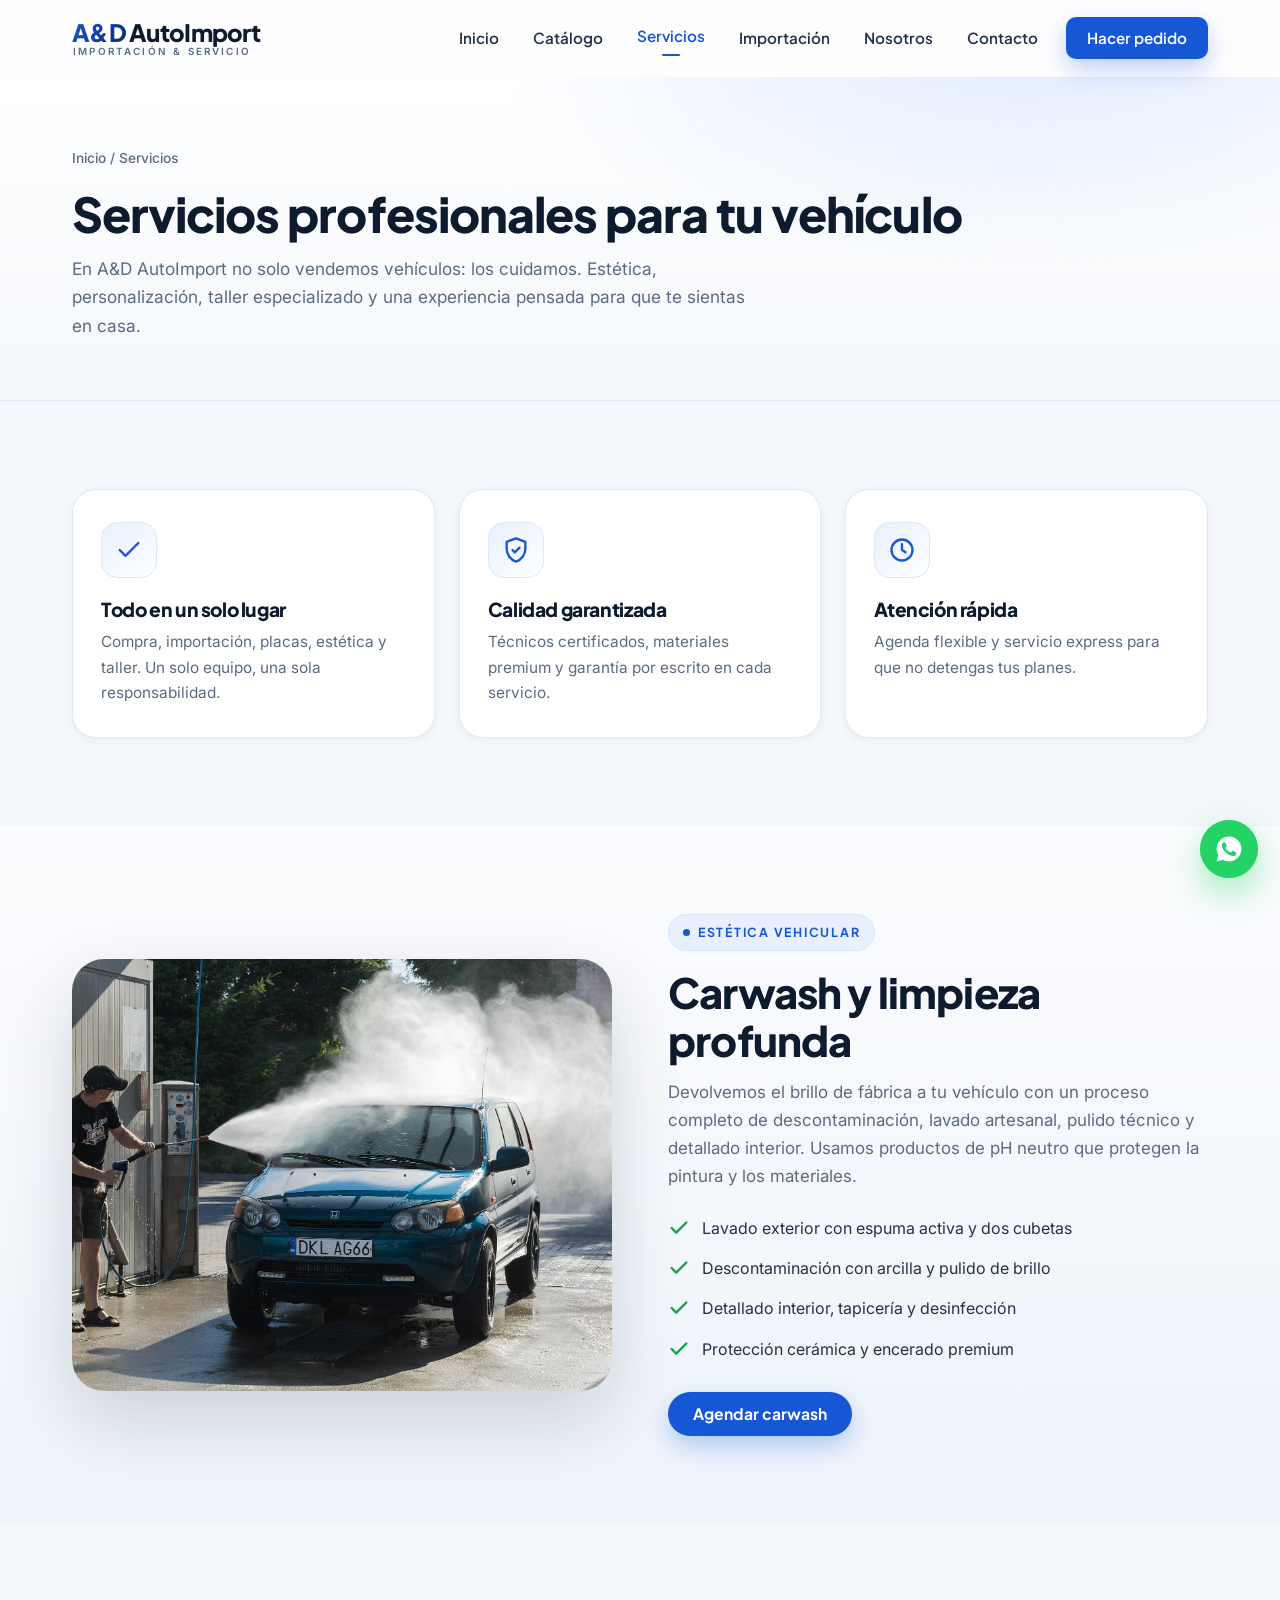
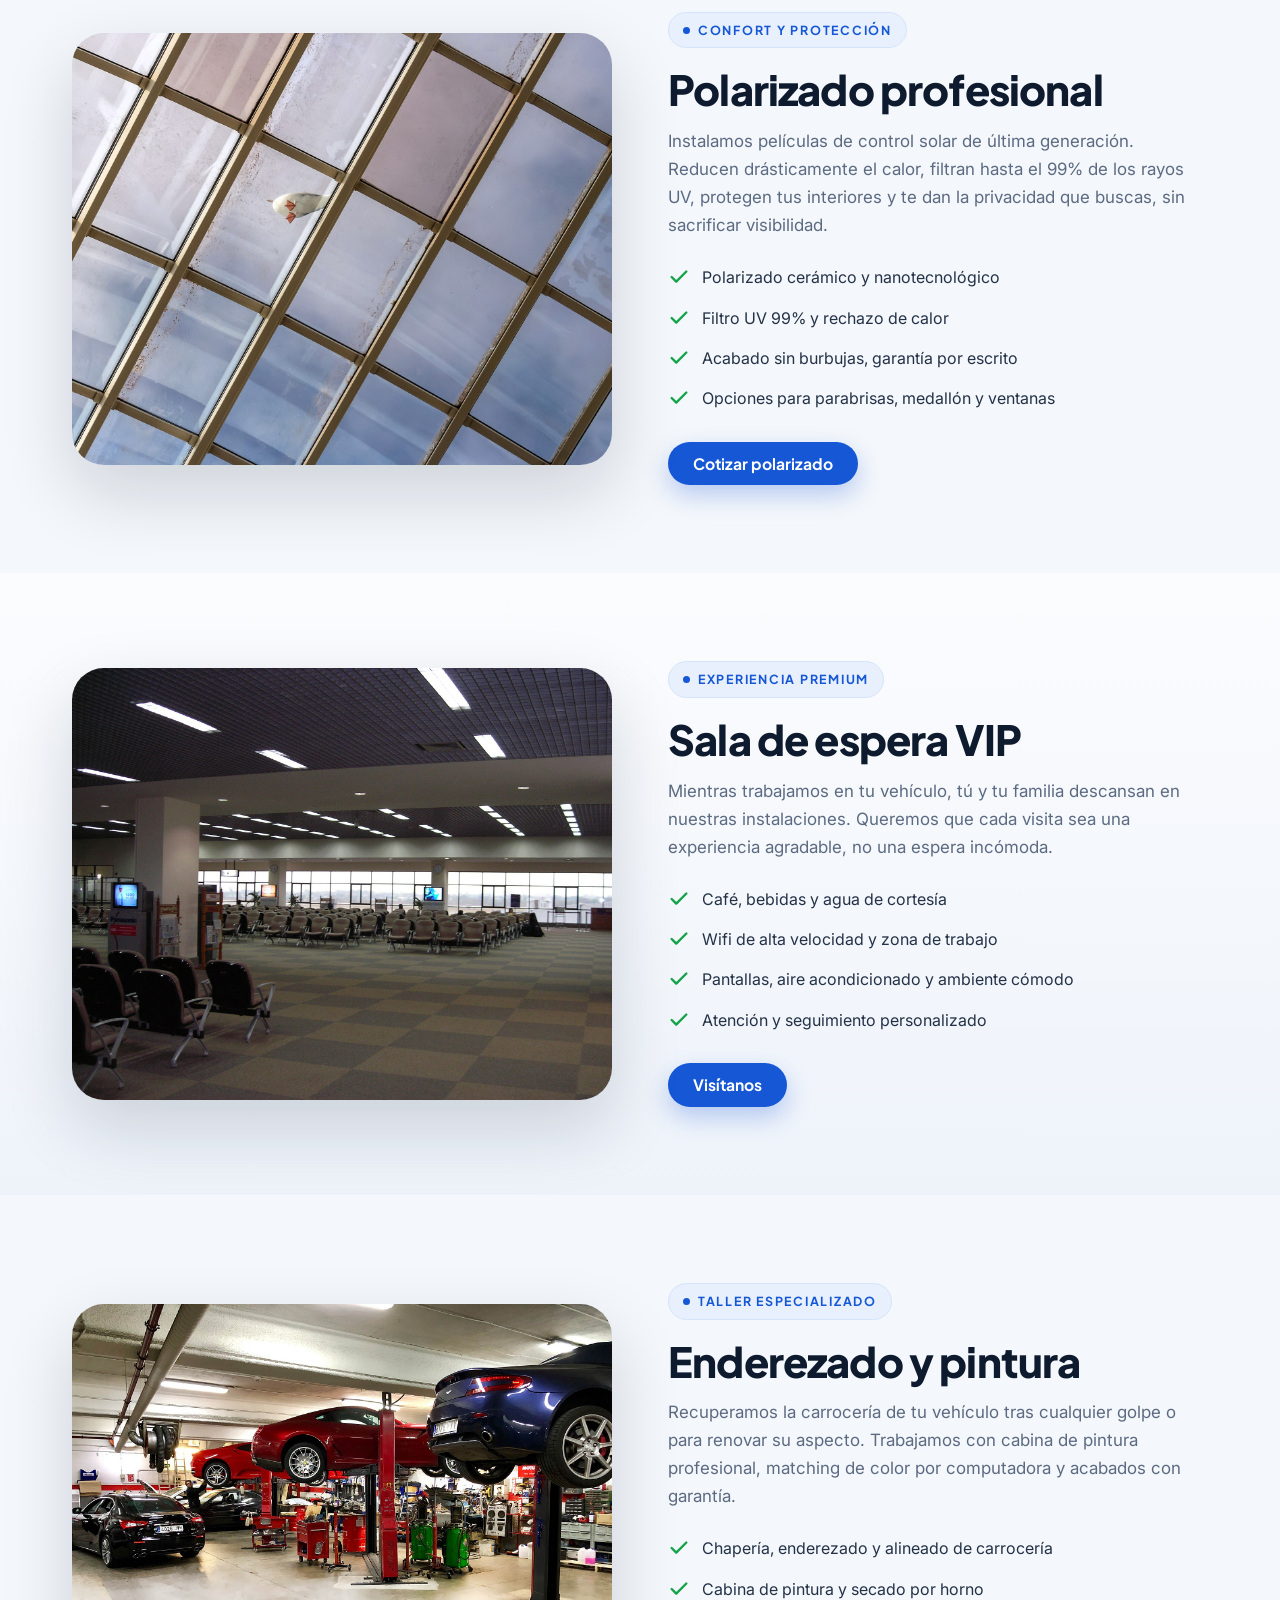
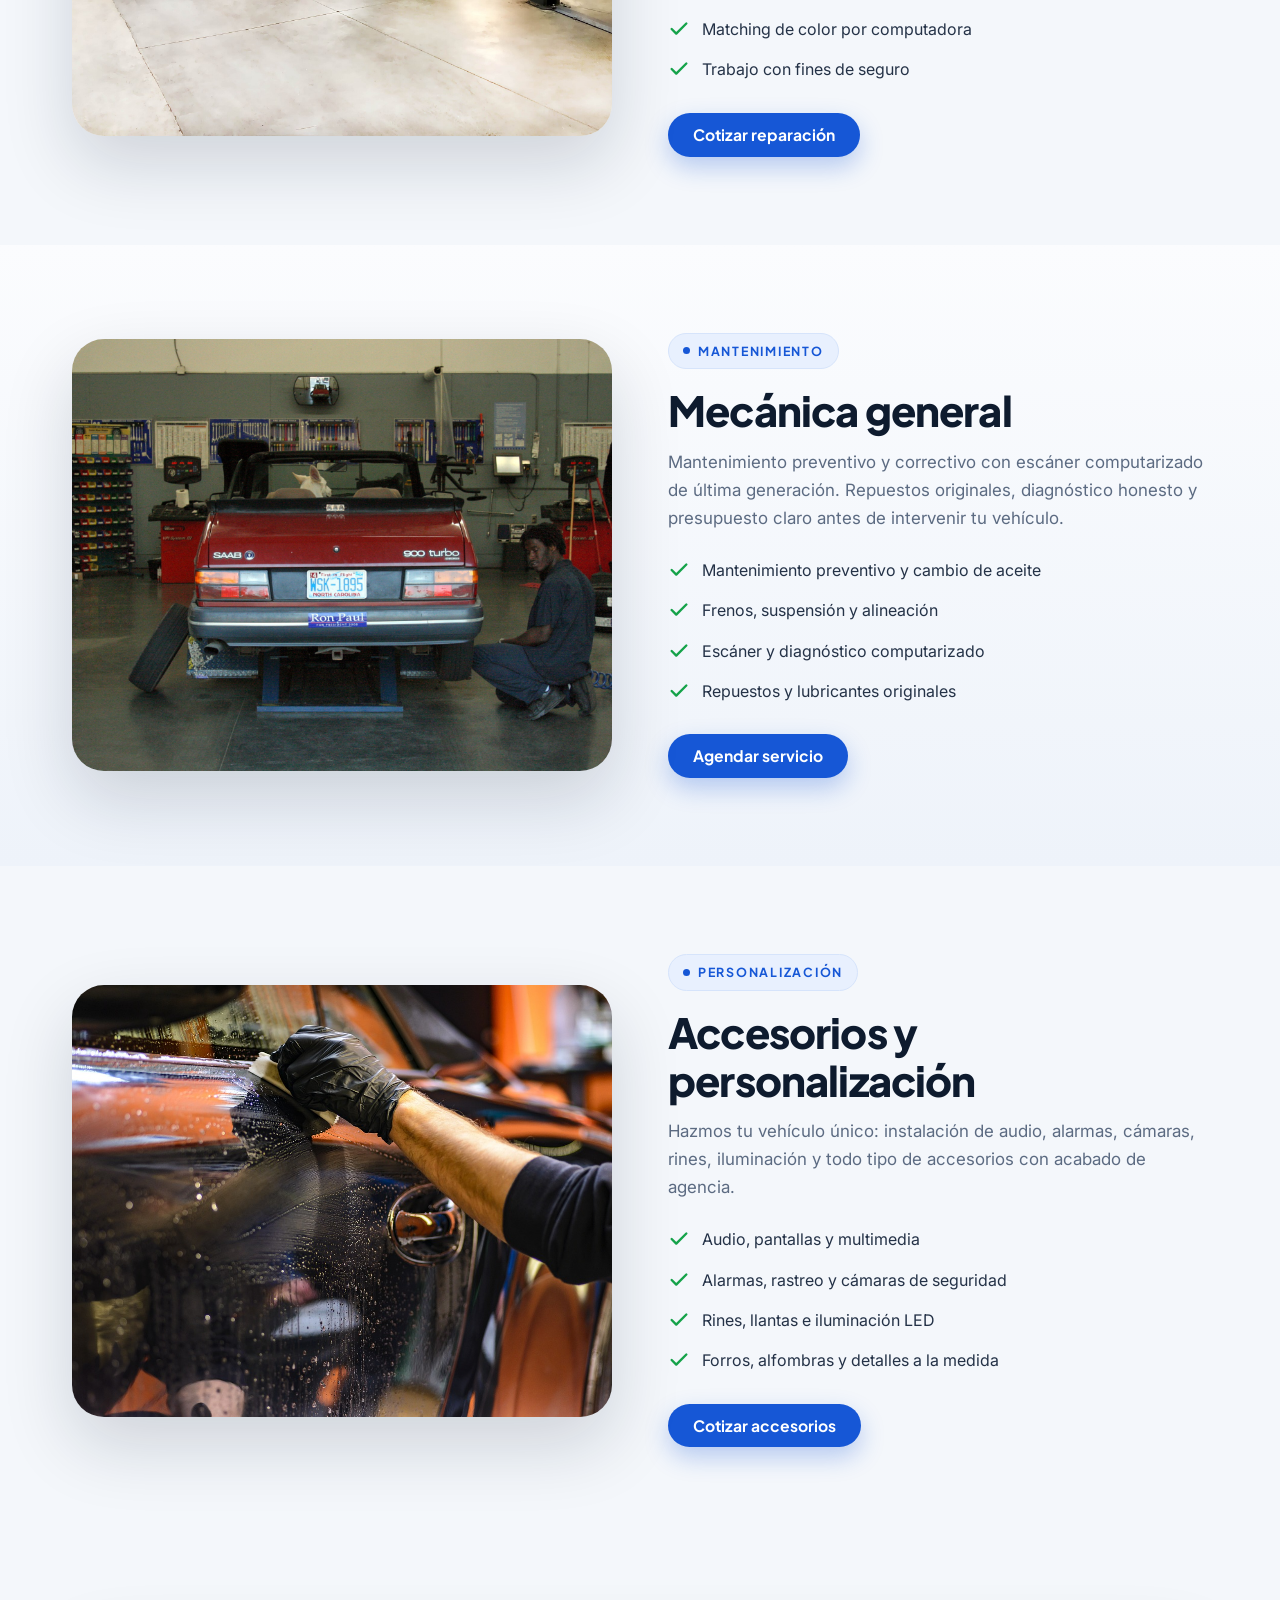
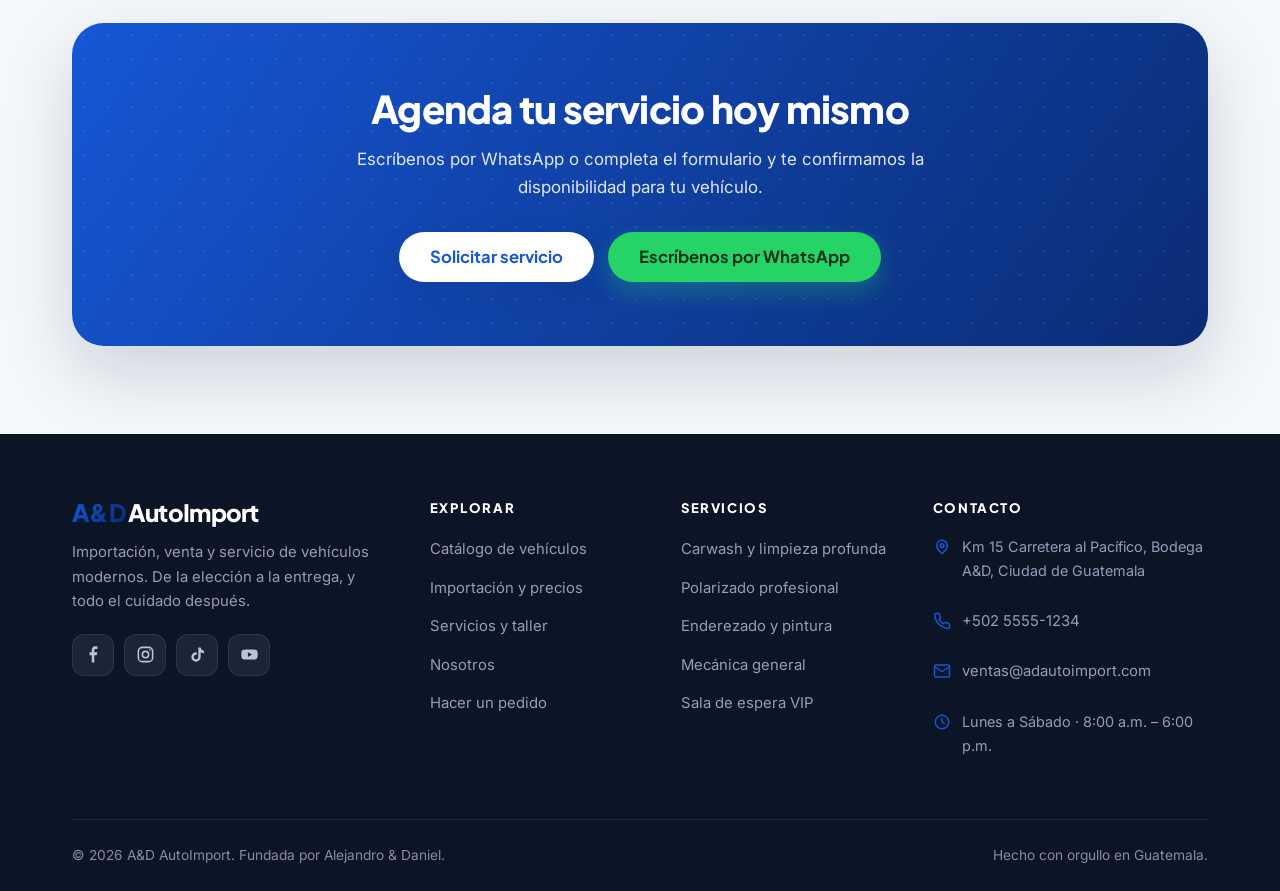
<file: servicios.html>
<!DOCTYPE html>
<html lang="es">
<head>
  <meta charset="UTF-8">
  <meta name="viewport" content="width=device-width, initial-scale=1">
  <title>Servicios y taller — A&D AutoImport</title>
  <meta name="description" content="Carwash y limpieza profunda, polarizado profesional, sala de espera VIP, taller de enderezado y pintura, mecánica general y personalización.">
  <meta name="theme-color" content="#1657D6">
  <link rel="icon" href="data:image/svg+xml,%3Csvg xmlns='http://www.w3.org/2000/svg' viewBox='0 0 100 100'%3E%3Crect width='100' height='100' rx='22' fill='%231657D6'/%3E%3Ctext x='50' y='68' font-size='52' font-family='Arial' font-weight='bold' fill='white' text-anchor='middle'%3EA%26D%3C/text%3E%3C/svg%3E">
  <link rel="preconnect" href="https://fonts.googleapis.com">
  <link rel="preconnect" href="https://fonts.gstatic.com" crossorigin>
  <link href="https://fonts.googleapis.com/css2?family=Inter:wght@400;500;600;700&family=Plus+Jakarta+Sans:wght@600;700;800&display=swap" rel="stylesheet">
  <link rel="stylesheet" href="assets/css/styles.css">
</head>
<body>

  <header class="site-header" id="siteHeader">
    <div class="container header-inner">
      <a class="brand" href="index.html" aria-label="A&D AutoImport — inicio">
        <span><span class="brand-mark">A&amp;D</span> <span class="brand-name">AutoImport</span>
        <span class="brand-tag">Importación &amp; Servicio</span></span>
      </a>
      <nav class="nav" id="nav">
        <a href="index.html">Inicio</a>
        <a href="catalogo.html">Catálogo</a>
        <a href="servicios.html" class="active">Servicios</a>
        <a href="importacion.html">Importación</a>
        <a href="nosotros.html">Nosotros</a>
        <a href="contacto.html">Contacto</a>
        <a class="btn btn-primary nav-cta" href="encargo.html">Hacer pedido</a>
      </nav>
      <button class="nav-toggle" id="navToggle" aria-label="Abrir menú" aria-expanded="false"><span></span><span></span><span></span></button>
    </div>
  </header>

  <section class="page-hero">
    <div class="container">
      <div class="breadcrumb"><a href="index.html">Inicio</a> / Servicios</div>
      <h1>Servicios profesionales para tu vehículo</h1>
      <p>En A&amp;D AutoImport no solo vendemos vehículos: los cuidamos. Estética, personalización, taller especializado y una experiencia pensada para que te sientas en casa.</p>
    </div>
  </section>

  <section class="section">
    <div class="container">
      <div class="feature-grid">
        <article class="card feature reveal">
          <div class="f-ico"><svg viewBox="0 0 24 24" fill="none" stroke="currentColor" stroke-width="2" stroke-linecap="round" stroke-linejoin="round"><path d="M20 6 9 17l-5-5"/></svg></div>
          <h3>Todo en un solo lugar</h3>
          <p>Compra, importación, placas, estética y taller. Un solo equipo, una sola responsabilidad.</p>
        </article>
        <article class="card feature reveal d1">
          <div class="f-ico"><svg viewBox="0 0 24 24" fill="none" stroke="currentColor" stroke-width="2" stroke-linecap="round" stroke-linejoin="round"><path d="M12 2 4 5v6c0 5 3.4 9.4 8 11 4.6-1.6 8-6 8-11V5z"/><path d="m9 12 2 2 4-4"/></svg></div>
          <h3>Calidad garantizada</h3>
          <p>Técnicos certificados, materiales premium y garantía por escrito en cada servicio.</p>
        </article>
        <article class="card feature reveal d2">
          <div class="f-ico"><svg viewBox="0 0 24 24" fill="none" stroke="currentColor" stroke-width="2" stroke-linecap="round" stroke-linejoin="round"><circle cx="12" cy="12" r="9"/><path d="M12 7v5l3 2"/></svg></div>
          <h3>Atención rápida</h3>
          <p>Agenda flexible y servicio express para que no detengas tus planes.</p>
        </article>
      </div>
    </div>
  </section>

  <!-- CARWASH -->
  <section class="section section--soft" id="carwash">
    <div class="container split">
      <div class="split-media reveal"><img src="assets/img/servicios/carwash.jpg" alt="Carwash y limpieza profunda"></div>
      <div class="reveal d1">
        <span class="eyebrow"><span class="dot"></span> Estética vehicular</span>
        <h2 class="section-title">Carwash y limpieza profunda</h2>
        <p class="section-lead" style="margin-bottom:0">Devolvemos el brillo de fábrica a tu vehículo con un proceso completo de descontaminación, lavado artesanal, pulido técnico y detallado interior. Usamos productos de pH neutro que protegen la pintura y los materiales.</p>
        <ul class="check-list">
          <li><svg viewBox="0 0 24 24" fill="none" stroke="currentColor" stroke-width="2.6" stroke-linecap="round" stroke-linejoin="round"><path d="M20 6 9 17l-5-5"/></svg> Lavado exterior con espuma activa y dos cubetas</li>
          <li><svg viewBox="0 0 24 24" fill="none" stroke="currentColor" stroke-width="2.6" stroke-linecap="round" stroke-linejoin="round"><path d="M20 6 9 17l-5-5"/></svg> Descontaminación con arcilla y pulido de brillo</li>
          <li><svg viewBox="0 0 24 24" fill="none" stroke="currentColor" stroke-width="2.6" stroke-linecap="round" stroke-linejoin="round"><path d="M20 6 9 17l-5-5"/></svg> Detallado interior, tapicería y desinfección</li>
          <li><svg viewBox="0 0 24 24" fill="none" stroke="currentColor" stroke-width="2.6" stroke-linecap="round" stroke-linejoin="round"><path d="M20 6 9 17l-5-5"/></svg> Protección cerámica y encerado premium</li>
        </ul>
        <a class="btn btn-primary" data-wa="Hola, quiero agendar un carwash / limpieza profunda.">Agendar carwash</a>
      </div>
    </div>
  </section>

  <!-- POLARIZADO -->
  <section class="section" id="polarizado">
    <div class="container split">
      <div class="reveal d1" style="order:2">
        <span class="eyebrow"><span class="dot"></span> Confort y protección</span>
        <h2 class="section-title">Polarizado profesional</h2>
        <p class="section-lead" style="margin-bottom:0">Instalamos películas de control solar de última generación. Reducen drásticamente el calor, filtran hasta el 99% de los rayos UV, protegen tus interiores y te dan la privacidad que buscas, sin sacrificar visibilidad.</p>
        <ul class="check-list">
          <li><svg viewBox="0 0 24 24" fill="none" stroke="currentColor" stroke-width="2.6" stroke-linecap="round" stroke-linejoin="round"><path d="M20 6 9 17l-5-5"/></svg> Polarizado cerámico y nanotecnológico</li>
          <li><svg viewBox="0 0 24 24" fill="none" stroke="currentColor" stroke-width="2.6" stroke-linecap="round" stroke-linejoin="round"><path d="M20 6 9 17l-5-5"/></svg> Filtro UV 99% y rechazo de calor</li>
          <li><svg viewBox="0 0 24 24" fill="none" stroke="currentColor" stroke-width="2.6" stroke-linecap="round" stroke-linejoin="round"><path d="M20 6 9 17l-5-5"/></svg> Acabado sin burbujas, garantía por escrito</li>
          <li><svg viewBox="0 0 24 24" fill="none" stroke="currentColor" stroke-width="2.6" stroke-linecap="round" stroke-linejoin="round"><path d="M20 6 9 17l-5-5"/></svg> Opciones para parabrisas, medallón y ventanas</li>
        </ul>
        <a class="btn btn-primary" data-wa="Hola, quisiera cotizar el polarizado de mi vehículo.">Cotizar polarizado</a>
      </div>
      <div class="split-media reveal" style="order:1"><img src="assets/img/servicios/polarizado.jpg" alt="Polarizado profesional"></div>
    </div>
  </section>

  <!-- SALA VIP -->
  <section class="section section--soft" id="sala-vip">
    <div class="container split">
      <div class="split-media reveal"><img src="assets/img/servicios/sala-vip.jpg" alt="Sala de espera VIP"></div>
      <div class="reveal d1">
        <span class="eyebrow"><span class="dot"></span> Experiencia premium</span>
        <h2 class="section-title">Sala de espera VIP</h2>
        <p class="section-lead" style="margin-bottom:0">Mientras trabajamos en tu vehículo, tú y tu familia descansan en nuestras instalaciones. Queremos que cada visita sea una experiencia agradable, no una espera incómoda.</p>
        <ul class="check-list">
          <li><svg viewBox="0 0 24 24" fill="none" stroke="currentColor" stroke-width="2.6" stroke-linecap="round" stroke-linejoin="round"><path d="M20 6 9 17l-5-5"/></svg> Café, bebidas y agua de cortesía</li>
          <li><svg viewBox="0 0 24 24" fill="none" stroke="currentColor" stroke-width="2.6" stroke-linecap="round" stroke-linejoin="round"><path d="M20 6 9 17l-5-5"/></svg> Wifi de alta velocidad y zona de trabajo</li>
          <li><svg viewBox="0 0 24 24" fill="none" stroke="currentColor" stroke-width="2.6" stroke-linecap="round" stroke-linejoin="round"><path d="M20 6 9 17l-5-5"/></svg> Pantallas, aire acondicionado y ambiente cómodo</li>
          <li><svg viewBox="0 0 24 24" fill="none" stroke="currentColor" stroke-width="2.6" stroke-linecap="round" stroke-linejoin="round"><path d="M20 6 9 17l-5-5"/></svg> Atención y seguimiento personalizado</li>
        </ul>
        <a class="btn btn-primary" href="contacto.html">Visítanos</a>
      </div>
    </div>
  </section>

  <!-- ENDEREZADO Y PINTURA -->
  <section class="section" id="enderezado">
    <div class="container split">
      <div class="reveal d1" style="order:2">
        <span class="eyebrow"><span class="dot"></span> Taller especializado</span>
        <h2 class="section-title">Enderezado y pintura</h2>
        <p class="section-lead" style="margin-bottom:0">Recuperamos la carrocería de tu vehículo tras cualquier golpe o para renovar su aspecto. Trabajamos con cabina de pintura profesional, matching de color por computadora y acabados con garantía.</p>
        <ul class="check-list">
          <li><svg viewBox="0 0 24 24" fill="none" stroke="currentColor" stroke-width="2.6" stroke-linecap="round" stroke-linejoin="round"><path d="M20 6 9 17l-5-5"/></svg> Chapería, enderezado y alineado de carrocería</li>
          <li><svg viewBox="0 0 24 24" fill="none" stroke="currentColor" stroke-width="2.6" stroke-linecap="round" stroke-linejoin="round"><path d="M20 6 9 17l-5-5"/></svg> Cabina de pintura y secado por horno</li>
          <li><svg viewBox="0 0 24 24" fill="none" stroke="currentColor" stroke-width="2.6" stroke-linecap="round" stroke-linejoin="round"><path d="M20 6 9 17l-5-5"/></svg> Matching de color por computadora</li>
          <li><svg viewBox="0 0 24 24" fill="none" stroke="currentColor" stroke-width="2.6" stroke-linecap="round" stroke-linejoin="round"><path d="M20 6 9 17l-5-5"/></svg> Trabajo con fines de seguro</li>
        </ul>
        <a class="btn btn-primary" data-wa="Hola, necesito cotizar enderezado y pintura de mi vehículo.">Cotizar reparación</a>
      </div>
      <div class="split-media reveal" style="order:1"><img src="assets/img/servicios/enderezado-pintura.jpg" alt="Taller de enderezado y pintura"></div>
    </div>
  </section>

  <!-- MECANICA -->
  <section class="section section--soft" id="mecanica">
    <div class="container split">
      <div class="split-media reveal"><img src="assets/img/servicios/mecanica.jpg" alt="Mecánica general"></div>
      <div class="reveal d1">
        <span class="eyebrow"><span class="dot"></span> Mantenimiento</span>
        <h2 class="section-title">Mecánica general</h2>
        <p class="section-lead" style="margin-bottom:0">Mantenimiento preventivo y correctivo con escáner computarizado de última generación. Repuestos originales, diagnóstico honesto y presupuesto claro antes de intervenir tu vehículo.</p>
        <ul class="check-list">
          <li><svg viewBox="0 0 24 24" fill="none" stroke="currentColor" stroke-width="2.6" stroke-linecap="round" stroke-linejoin="round"><path d="M20 6 9 17l-5-5"/></svg> Mantenimiento preventivo y cambio de aceite</li>
          <li><svg viewBox="0 0 24 24" fill="none" stroke="currentColor" stroke-width="2.6" stroke-linecap="round" stroke-linejoin="round"><path d="M20 6 9 17l-5-5"/></svg> Frenos, suspensión y alineación</li>
          <li><svg viewBox="0 0 24 24" fill="none" stroke="currentColor" stroke-width="2.6" stroke-linecap="round" stroke-linejoin="round"><path d="M20 6 9 17l-5-5"/></svg> Escáner y diagnóstico computarizado</li>
          <li><svg viewBox="0 0 24 24" fill="none" stroke="currentColor" stroke-width="2.6" stroke-linecap="round" stroke-linejoin="round"><path d="M20 6 9 17l-5-5"/></svg> Repuestos y lubricantes originales</li>
        </ul>
        <a class="btn btn-primary" data-wa="Hola, quiero agendar una revisión mecánica.">Agendar servicio</a>
      </div>
    </div>
  </section>

  <!-- ACCESORIOS / DETAILING -->
  <section class="section" id="detailing">
    <div class="container split">
      <div class="reveal d1" style="order:2">
        <span class="eyebrow"><span class="dot"></span> Personalización</span>
        <h2 class="section-title">Accesorios y personalización</h2>
        <p class="section-lead" style="margin-bottom:0">Hazmos tu vehículo único: instalación de audio, alarmas, cámaras, rines, iluminación y todo tipo de accesorios con acabado de agencia.</p>
        <ul class="check-list">
          <li><svg viewBox="0 0 24 24" fill="none" stroke="currentColor" stroke-width="2.6" stroke-linecap="round" stroke-linejoin="round"><path d="M20 6 9 17l-5-5"/></svg> Audio, pantallas y multimedia</li>
          <li><svg viewBox="0 0 24 24" fill="none" stroke="currentColor" stroke-width="2.6" stroke-linecap="round" stroke-linejoin="round"><path d="M20 6 9 17l-5-5"/></svg> Alarmas, rastreo y cámaras de seguridad</li>
          <li><svg viewBox="0 0 24 24" fill="none" stroke="currentColor" stroke-width="2.6" stroke-linecap="round" stroke-linejoin="round"><path d="M20 6 9 17l-5-5"/></svg> Rines, llantas e iluminación LED</li>
          <li><svg viewBox="0 0 24 24" fill="none" stroke="currentColor" stroke-width="2.6" stroke-linecap="round" stroke-linejoin="round"><path d="M20 6 9 17l-5-5"/></svg> Forros, alfombras y detalles a la medida</li>
        </ul>
        <a class="btn btn-primary" data-wa="Hola, quiero cotizar accesorios para mi vehículo.">Cotizar accesorios</a>
      </div>
      <div class="split-media reveal" style="order:1"><img src="assets/img/servicios/detailing.jpg" alt="Detallado y accesorios"></div>
    </div>
  </section>

  <section class="section">
    <div class="container">
      <div class="cta-band reveal">
        <h2>Agenda tu servicio hoy mismo</h2>
        <p>Escríbenos por WhatsApp o completa el formulario y te confirmamos la disponibilidad para tu vehículo.</p>
        <div class="cta-actions">
          <a class="btn btn-white btn-lg" href="encargo.html">Solicitar servicio</a>
          <a class="btn btn-wa btn-lg" data-wa="Hola, quiero información sobre sus servicios.">Escríbenos por WhatsApp</a>
        </div>
      </div>
    </div>
  </section>

  <footer class="site-footer">
    <div class="container">
      <div class="footer-grid">
        <div class="footer-brand">
          <a class="brand" href="index.html"><span class="brand-mark">A&amp;D</span> <span class="brand-name">AutoImport</span></a>
          <p>Importación, venta y servicio de vehículos modernos. De la elección a la entrega, y todo el cuidado después.</p>
          <div class="footer-social">
            <a data-ad-href="facebook" target="_blank" rel="noopener" aria-label="Facebook"><svg viewBox="0 0 24 24" fill="currentColor"><path d="M13 22v-9h3l1-4h-4V7c0-1.1.3-1.8 1.9-1.8H17V1.6C16.7 1.6 15.6 1.5 14.3 1.5 11.6 1.5 9.8 3.1 9.8 6.3V9H7v4h2.8v9z"/></svg></a>
            <a data-ad-href="instagram" target="_blank" rel="noopener" aria-label="Instagram"><svg viewBox="0 0 24 24" fill="none" stroke="currentColor" stroke-width="2"><rect x="3" y="3" width="18" height="18" rx="5"/><circle cx="12" cy="12" r="4"/><circle cx="17.5" cy="6.5" r="1" fill="currentColor" stroke="none"/></svg></a>
            <a data-ad-href="tiktok" target="_blank" rel="noopener" aria-label="TikTok"><svg viewBox="0 0 24 24" fill="currentColor"><path d="M16 3c.4 2.3 1.9 4 4.3 4.3v3c-1.6 0-3-.5-4.3-1.3v6.2a5.9 5.9 0 1 1-5.9-5.9c.3 0 .6 0 .9.1v3.1a2.8 2.8 0 1 0 2 2.7V3z"/></svg></a>
            <a data-ad-href="youtube" target="_blank" rel="noopener" aria-label="YouTube"><svg viewBox="0 0 24 24" fill="currentColor"><path d="M22 8.2a3 3 0 0 0-2.1-2.1C18.2 5.6 12 5.6 12 5.6s-6.2 0-7.9.5A3 3 0 0 0 2 8.2 31 31 0 0 0 1.6 12 31 31 0 0 0 2 15.8a3 3 0 0 0 2.1 2.1c1.7.5 7.9.5 7.9.5s6.2 0 7.9-.5a3 3 0 0 0 2.1-2.1c.3-1.9.4-3.8.4-3.8s0-1.9-.4-3.8zM10 15V9l5.2 3z"/></svg></a>
          </div>
        </div>
        <div class="footer-col">
          <h4>Explorar</h4>
          <ul>
            <li><a href="catalogo.html">Catálogo de vehículos</a></li>
            <li><a href="importacion.html">Importación y precios</a></li>
            <li><a href="servicios.html">Servicios y taller</a></li>
            <li><a href="nosotros.html">Nosotros</a></li>
            <li><a href="encargo.html">Hacer un pedido</a></li>
          </ul>
        </div>
        <div class="footer-col">
          <h4>Servicios</h4>
          <ul>
            <li><a href="servicios.html#carwash">Carwash y limpieza profunda</a></li>
            <li><a href="servicios.html#polarizado">Polarizado profesional</a></li>
            <li><a href="servicios.html#enderezado">Enderezado y pintura</a></li>
            <li><a href="servicios.html#mecanica">Mecánica general</a></li>
            <li><a href="servicios.html#sala-vip">Sala de espera VIP</a></li>
          </ul>
        </div>
        <div class="footer-col">
          <h4>Contacto</h4>
          <ul class="footer-contact">
            <li><svg viewBox="0 0 24 24" fill="none" stroke="currentColor" stroke-width="2" stroke-linecap="round" stroke-linejoin="round"><path d="M12 21s-7-6-7-11a7 7 0 0 1 14 0c0 5-7 11-7 11z"/><circle cx="12" cy="10" r="2.5"/></svg><span data-ad="direccion"></span></li>
            <li><svg viewBox="0 0 24 24" fill="none" stroke="currentColor" stroke-width="2" stroke-linecap="round" stroke-linejoin="round"><path d="M22 16.9v3a2 2 0 0 1-2.2 2 19.8 19.8 0 0 1-8.6-3 19.5 19.5 0 0 1-6-6 19.8 19.8 0 0 1-3-8.7A2 2 0 0 1 4.1 2h3a2 2 0 0 1 2 1.7c.1 1 .4 1.9.7 2.8a2 2 0 0 1-.5 2.1L8.1 9.9a16 16 0 0 0 6 6l1.3-1.2a2 2 0 0 1 2.1-.5c.9.3 1.8.6 2.8.7a2 2 0 0 1 1.7 2z"/></svg><a data-ad-href="tel"><span data-ad="telefono"></span></a></li>
            <li><svg viewBox="0 0 24 24" fill="none" stroke="currentColor" stroke-width="2" stroke-linecap="round" stroke-linejoin="round"><rect x="2" y="4" width="20" height="16" rx="2"/><path d="m22 6-10 7L2 6"/></svg><a data-ad-href="email"><span data-ad="email"></span></a></li>
            <li><svg viewBox="0 0 24 24" fill="none" stroke="currentColor" stroke-width="2" stroke-linecap="round" stroke-linejoin="round"><circle cx="12" cy="12" r="9"/><path d="M12 7v5l3 2"/></svg><span data-ad="horario"></span></li>
          </ul>
        </div>
      </div>
      <div class="footer-bottom">
        <p>© <span data-year></span> <span data-ad="nombre"></span>. Fundada por Alejandro &amp; Daniel.</p>
        <p>Hecho con orgullo en <span data-ad="pais"></span>.</p>
      </div>
    </div>
  </footer>

  <script src="assets/js/config.js"></script>
  <script src="assets/js/main.js"></script>
</body>
</html>
</file>
<file: assets/css/styles.css>
/* =========================================================
   A&D AutoImport — Hoja de estilos principal
   Paleta clara, corporativa y moderna
   ========================================================= */

/* ---------- Variables ---------- */
:root{
  --bg:#F4F7FB;
  --bg-alt:#FFFFFF;
  --bg-soft:#EEF3FA;
  --ink:#0E1B2E;
  --ink-2:#243247;
  --muted:#5C6B82;
  --line:#E3E9F2;
  --line-2:#D3DCEA;

  --primary:#1657D6;
  --primary-d:#0F3E9E;
  --primary-xd:#0A2C73;
  --primary-l:#E8F0FE;
  --primary-l2:#F3F7FE;

  --accent:#F2A73B;
  --accent-d:#C97F0B;
  --accent-l:#FEF5E7;

  --green:#15A34A;
  --green-l:#E7F7ED;
  --red:#DC2626;

  --radius-sm:10px;
  --radius:16px;
  --radius-lg:24px;
  --radius-xl:32px;

  --shadow-sm:0 2px 8px rgba(14,27,46,.06);
  --shadow:0 12px 34px rgba(14,27,46,.08);
  --shadow-lg:0 28px 70px rgba(14,27,46,.16);

  --container:1180px;
  --header-h:76px;

  --font-head:'Plus Jakarta Sans',system-ui,-apple-system,'Segoe UI',Roboto,sans-serif;
  --font-body:'Inter',system-ui,-apple-system,'Segoe UI',Roboto,sans-serif;

  --ease:cubic-bezier(.22,.61,.36,1);
}

/* ---------- Reset ---------- */
*,*::before,*::after{box-sizing:border-box}
html{scroll-behavior:smooth;-webkit-text-size-adjust:100%}
body{
  margin:0;
  font-family:var(--font-body);
  font-size:16px;
  line-height:1.65;
  color:var(--ink-2);
  background:var(--bg);
  overflow-x:hidden;
}
img{max-width:100%;display:block;height:auto}
a{color:inherit;text-decoration:none}
button{font:inherit;color:inherit;cursor:pointer}
ul{margin:0;padding:0;list-style:none}
h1,h2,h3,h4{font-family:var(--font-head);color:var(--ink);line-height:1.15;margin:0;font-weight:800;letter-spacing:-.02em}
p{margin:0}
:focus-visible{outline:3px solid var(--primary);outline-offset:2px;border-radius:4px}

/* ---------- Layout helpers ---------- */
.container{width:100%;max-width:var(--container);margin:0 auto;padding:0 22px}
.section{padding:88px 0}
.section--tight{padding:64px 0}
.section--soft{background:linear-gradient(180deg,#FBFCFE 0%,#EEF3FA 100%)}
.center{text-align:center}
.grid{display:grid;gap:24px}
.hidden{display:none !important}

/* ---------- Section headings ---------- */
.eyebrow{
  display:inline-flex;align-items:center;gap:8px;
  font-family:var(--font-head);font-weight:700;font-size:.78rem;letter-spacing:.14em;
  text-transform:uppercase;color:var(--primary);
  background:var(--primary-l);border:1px solid #D6E4FB;
  padding:7px 14px;border-radius:999px;margin-bottom:18px;
}
.eyebrow .dot{width:7px;height:7px;border-radius:50%;background:var(--primary)}
.section-title{font-size:clamp(1.7rem,3.4vw,2.6rem);margin-bottom:14px}
.section-lead{color:var(--muted);font-size:1.06rem;max-width:660px}
.center .section-lead{margin-left:auto;margin-right:auto}
.head-block{max-width:760px;margin-bottom:46px}
.center .head-block{margin-left:auto;margin-right:auto}

/* ---------- Buttons ---------- */
.btn{
  display:inline-flex;align-items:center;justify-content:center;gap:9px;
  font-family:var(--font-head);font-weight:700;font-size:.98rem;
  padding:13px 24px;border-radius:999px;border:1.5px solid transparent;
  transition:transform .18s var(--ease),box-shadow .18s var(--ease),background .18s,color .18s,border-color .18s;
  white-space:nowrap;cursor:pointer;line-height:1;
}
.btn:hover{transform:translateY(-2px)}
.btn-primary{background:var(--primary);color:#fff;box-shadow:0 10px 24px rgba(22,87,214,.28)}
.btn-primary:hover{background:var(--primary-d);box-shadow:0 16px 34px rgba(22,87,214,.34)}
.btn-accent{background:var(--accent);color:#3A2503;box-shadow:0 10px 24px rgba(242,167,59,.32)}
.btn-accent:hover{background:var(--accent-d);color:#fff}
.btn-ghost{background:#fff;color:var(--ink);border-color:var(--line-2);box-shadow:var(--shadow-sm)}
.btn-ghost:hover{border-color:var(--primary);color:var(--primary)}
.btn-white{background:#fff;color:var(--primary);box-shadow:var(--shadow)}
.btn-white:hover{background:var(--primary-l)}
.btn-lg{padding:16px 30px;font-size:1.04rem}
.btn-wa{background:#25D366;color:#04331A;box-shadow:0 10px 24px rgba(37,211,102,.3)}
.btn-wa:hover{background:#1eb257;color:#fff}
.btn-block{width:100%}
.btn svg{width:19px;height:19px;flex:none}

/* ---------- Header ---------- */
.site-header{
  position:sticky;top:0;z-index:200;
  background:rgba(255,255,255,.86);
  backdrop-filter:blur(14px);-webkit-backdrop-filter:blur(14px);
  border-bottom:1px solid transparent;
  transition:border-color .3s,box-shadow .3s,background .3s;
}
.site-header.scrolled{border-color:var(--line);box-shadow:0 8px 30px rgba(14,27,46,.06);background:rgba(255,255,255,.95)}
.header-inner{display:flex;align-items:center;justify-content:space-between;gap:20px;height:var(--header-h)}
.brand{display:flex;align-items:baseline;gap:2px;font-family:var(--font-head);font-weight:800;letter-spacing:-.03em;font-size:1.5rem;line-height:1}
.brand-mark{
  background:linear-gradient(120deg,var(--primary) 0%,var(--primary-xd) 100%);
  -webkit-background-clip:text;background-clip:text;color:transparent;
}
.brand-name{color:var(--ink)}
.brand .brand-tag{
  display:block;font-family:var(--font-body);font-weight:600;font-size:.62rem;letter-spacing:.22em;
  text-transform:uppercase;color:var(--muted);margin-top:3px;margin-left:1px;
}
.nav{display:flex;align-items:center;gap:6px}
.nav a{
  font-family:var(--font-head);font-weight:600;font-size:.95rem;color:var(--ink-2);
  padding:9px 14px;border-radius:10px;transition:background .18s,color .18s;
}
.nav a:hover{background:var(--primary-l);color:var(--primary)}
.nav a.active{color:var(--primary)}
.nav a.active::after{content:"";display:block;height:2px;width:18px;margin:5px auto -3px;border-radius:2px;background:var(--primary)}
.nav-cta{margin-left:8px;color:#fff !important;padding:12px 20px !important}
.nav-cta:hover{background:var(--primary-d) !important;color:#fff !important}
.nav-cta::after{display:none !important}

.nav-toggle{
  display:none;width:46px;height:46px;border:1px solid var(--line-2);background:#fff;border-radius:12px;
  align-items:center;justify-content:center;flex-direction:column;gap:5px;box-shadow:var(--shadow-sm);
}
.nav-toggle span{display:block;width:20px;height:2px;background:var(--ink);border-radius:2px;transition:.3s var(--ease)}
.site-header.nav-open .nav-toggle span:nth-child(1){transform:translateY(7px) rotate(45deg)}
.site-header.nav-open .nav-toggle span:nth-child(2){opacity:0}
.site-header.nav-open .nav-toggle span:nth-child(3){transform:translateY(-7px) rotate(-45deg)}

/* ---------- Hero ---------- */
.hero{position:relative;padding:74px 0 88px;overflow:hidden}
.hero::before{
  content:"";position:absolute;inset:0;z-index:-2;
  background:
    radial-gradient(1100px 520px at 78% -8%,#DCE9FF 0%,transparent 60%),
    radial-gradient(900px 500px at 6% 4%,#EAF1FF 0%,transparent 55%),
    linear-gradient(180deg,#FFFFFF 0%,#F4F7FB 100%);
}
.hero::after{
  content:"";position:absolute;inset:0;z-index:-1;opacity:.5;
  background-image:radial-gradient(#C9D8F2 1px,transparent 1px);
  background-size:26px 26px;
  mask-image:linear-gradient(180deg,#000 0%,transparent 72%);
  -webkit-mask-image:linear-gradient(180deg,#000 0%,transparent 72%);
}
.hero-grid{display:grid;grid-template-columns:1.05fr .95fr;gap:52px;align-items:center}
.hero h1{font-size:clamp(2.1rem,4.6vw,3.5rem);margin:10px 0 20px}
.hero h1 .hl{
  background:linear-gradient(120deg,var(--primary) 0%,#4C86F0 55%,var(--primary-xd) 100%);
  -webkit-background-clip:text;background-clip:text;color:transparent;
}
.hero-lead{font-size:1.14rem;color:var(--muted);max-width:560px;margin-bottom:30px}
.hero-actions{display:flex;flex-wrap:wrap;gap:14px;margin-bottom:30px}
.hero-trust{display:flex;flex-wrap:wrap;gap:26px;padding-top:26px;border-top:1px solid var(--line)}
.hero-trust .t-item{display:flex;align-items:center;gap:10px;font-size:.92rem;color:var(--ink-2);font-weight:600}
.hero-trust .t-item svg{width:22px;height:22px;color:var(--primary);flex:none}

.hero-media{position:relative}
.hero-photo{
  position:relative;border-radius:var(--radius-xl);overflow:hidden;box-shadow:var(--shadow-lg);
  aspect-ratio:4/3.1;border:1px solid #fff;
}
.hero-photo img{width:100%;height:100%;object-fit:cover}
.hero-badge{
  position:absolute;left:20px;bottom:20px;right:auto;
  background:rgba(255,255,255,.94);backdrop-filter:blur(8px);
  border-radius:16px;padding:14px 18px;display:flex;align-items:center;gap:12px;
  box-shadow:var(--shadow);max-width:270px;
}
.hero-badge .hb-ico{width:44px;height:44px;border-radius:12px;background:var(--primary-l);display:grid;place-items:center;color:var(--primary);flex:none}
.hero-badge b{display:block;font-family:var(--font-head);color:var(--ink);font-size:.95rem}
.hero-badge span{font-size:.8rem;color:var(--muted)}
.hero-float{
  position:absolute;right:-14px;top:26px;background:#fff;border-radius:16px;padding:14px 16px;
  box-shadow:var(--shadow);display:flex;align-items:center;gap:12px;border:1px solid var(--line);
}
.hero-float .num{font-family:var(--font-head);font-weight:800;font-size:1.35rem;color:var(--primary);line-height:1}
.hero-float .lbl{font-size:.76rem;color:var(--muted);max-width:110px}

/* ---------- Stats strip ---------- */
.stats{background:#fff;border-top:1px solid var(--line);border-bottom:1px solid var(--line)}
.stats-grid{display:grid;grid-template-columns:repeat(4,1fr);gap:0}
.stat{padding:30px 24px;text-align:center;border-right:1px solid var(--line)}
.stat:last-child{border-right:none}
.stat b{display:block;font-family:var(--font-head);font-size:clamp(1.6rem,3vw,2.2rem);color:var(--primary);line-height:1;font-weight:800}
.stat span{display:block;margin-top:8px;color:var(--muted);font-size:.9rem;font-weight:500}

/* ---------- Cards genéricas ---------- */
.card{
  background:var(--bg-alt);border:1px solid var(--line);border-radius:var(--radius-lg);
  box-shadow:var(--shadow-sm);transition:transform .25s var(--ease),box-shadow .25s var(--ease),border-color .25s;
}
.card:hover{transform:translateY(-6px);box-shadow:var(--shadow-lg);border-color:#D6E2F5}

/* Feature cards */
.feature-grid{display:grid;grid-template-columns:repeat(3,1fr);gap:24px}
.feature{padding:32px 28px}
.feature .f-ico{
  width:56px;height:56px;border-radius:16px;display:grid;place-items:center;margin-bottom:20px;
  background:linear-gradient(140deg,var(--primary-l),#fff);color:var(--primary);border:1px solid #DCE8FB;
}
.feature .f-ico svg{width:28px;height:28px}
.feature h3{font-size:1.2rem;margin-bottom:9px}
.feature p{color:var(--muted);font-size:.96rem}

/* ---------- Catalog ---------- */
.catalog-toolbar{
  background:#fff;border:1px solid var(--line);border-radius:var(--radius-lg);padding:20px;
  box-shadow:var(--shadow-sm);margin-bottom:34px;
}
.toolbar-row{display:flex;gap:14px;flex-wrap:wrap;align-items:center;justify-content:space-between}
.search-wrap{position:relative;flex:1 1 300px;min-width:240px}
.search-wrap svg{position:absolute;left:15px;top:50%;transform:translateY(-50%);width:19px;height:19px;color:var(--muted)}
.search-wrap input{
  width:100%;padding:13px 16px 13px 44px;border:1.5px solid var(--line-2);border-radius:12px;
  font-size:.98rem;background:#FBFCFE;transition:border-color .2s,box-shadow .2s;
}
.search-wrap input:focus{outline:none;border-color:var(--primary);box-shadow:0 0 0 4px var(--primary-l);background:#fff}
.sort-select{
  padding:13px 40px 13px 16px;border:1.5px solid var(--line-2);border-radius:12px;background:#FBFCFE;
  font-size:.95rem;font-family:var(--font-body);color:var(--ink-2);cursor:pointer;appearance:none;
  background-image:url("data:image/svg+xml,%3Csvg xmlns='http://www.w3.org/2000/svg' width='16' height='16' viewBox='0 0 24 24' fill='none' stroke='%235C6B82' stroke-width='2.4' stroke-linecap='round'%3E%3Cpath d='M6 9l6 6 6-6'/%3E%3C/svg%3E");
  background-repeat:no-repeat;background-position:right 14px center;
}
.sort-select:focus{outline:none;border-color:var(--primary)}
.filters{display:flex;gap:10px;flex-wrap:wrap;margin-top:16px;padding-top:16px;border-top:1px dashed var(--line)}
.chip{
  padding:9px 16px;border-radius:999px;border:1.5px solid var(--line-2);background:#fff;
  font-family:var(--font-head);font-weight:600;font-size:.86rem;color:var(--ink-2);transition:.18s;cursor:pointer;
}
.chip:hover{border-color:var(--primary);color:var(--primary)}
.chip.active{background:var(--primary);border-color:var(--primary);color:#fff;box-shadow:0 8px 18px rgba(22,87,214,.24)}
.filter-label{font-size:.78rem;font-weight:700;letter-spacing:.1em;text-transform:uppercase;color:var(--muted);width:100%;margin-bottom:2px}

.results-bar{display:flex;justify-content:space-between;align-items:center;margin-bottom:20px;flex-wrap:wrap;gap:10px}
.results-count{color:var(--muted);font-size:.92rem}
.results-count b{color:var(--ink)}

.catalog-grid{display:grid;grid-template-columns:repeat(3,1fr);gap:26px}

/* Vehicle card */
.v-card{
  background:#fff;border:1px solid var(--line);border-radius:var(--radius-lg);overflow:hidden;
  display:flex;flex-direction:column;box-shadow:var(--shadow-sm);
  transition:transform .28s var(--ease),box-shadow .28s var(--ease),border-color .28s;
}
.v-card:hover{transform:translateY(-8px);box-shadow:var(--shadow-lg);border-color:#D6E2F5}
.v-media{position:relative;aspect-ratio:16/10.5;overflow:hidden;background:var(--bg-soft)}
.v-media img{width:100%;height:100%;object-fit:cover;transition:transform .5s var(--ease)}
.v-card:hover .v-media img{transform:scale(1.06)}
.v-tags{position:absolute;top:12px;left:12px;display:flex;gap:7px;flex-wrap:wrap;max-width:90%}
.tag{
  font-family:var(--font-head);font-weight:700;font-size:.7rem;letter-spacing:.04em;
  padding:5px 11px;border-radius:999px;background:rgba(255,255,255,.94);color:var(--ink);box-shadow:var(--shadow-sm);
  backdrop-filter:blur(6px);
}
.tag--accent{background:var(--accent);color:#3A2503}
.tag--primary{background:var(--primary);color:#fff}
.tag--green{background:var(--green-l);color:#0B7A33}
.v-fav{position:absolute;top:12px;right:12px;width:38px;height:38px;border-radius:50%;background:rgba(255,255,255,.92);display:grid;place-items:center;color:var(--muted);box-shadow:var(--shadow-sm);border:none;transition:.2s}
.v-fav:hover{color:var(--red);transform:scale(1.08)}
.v-fav.on{color:var(--red)}
.v-fav svg{width:19px;height:19px}
.v-body{padding:20px 20px 22px;display:flex;flex-direction:column;flex:1;gap:12px}
.v-brand{font-size:.78rem;font-weight:700;letter-spacing:.1em;text-transform:uppercase;color:var(--primary)}
.v-title{font-family:var(--font-head);font-weight:800;font-size:1.18rem;color:var(--ink);line-height:1.25}
.v-year{color:var(--muted);font-weight:600;font-size:.95rem;font-family:var(--font-body)}
.v-specs{display:flex;flex-wrap:wrap;gap:8px;margin-top:2px}
.v-spec{display:inline-flex;align-items:center;gap:6px;font-size:.8rem;color:var(--muted);background:var(--bg-soft);padding:6px 10px;border-radius:8px}
.v-spec svg{width:14px;height:14px;opacity:.75}
.v-foot{margin-top:auto;padding-top:16px;border-top:1px solid var(--line);display:flex;align-items:flex-end;justify-content:space-between;gap:10px}
.v-price{font-family:var(--font-head);font-weight:800;font-size:1.42rem;color:var(--ink);line-height:1}
.v-price small{display:block;font-family:var(--font-body);font-weight:500;font-size:.72rem;color:var(--muted);letter-spacing:.04em;margin-top:3px}
.v-actions{display:flex;gap:8px}
.icon-btn{width:42px;height:42px;border-radius:12px;border:1.5px solid var(--line-2);background:#fff;display:grid;place-items:center;color:var(--ink-2);transition:.18s}
.icon-btn:hover{border-color:var(--primary);color:var(--primary);background:var(--primary-l)}
.icon-btn svg{width:19px;height:19px}
.v-detail{
  display:inline-flex;align-items:center;gap:6px;font-family:var(--font-head);font-weight:700;font-size:.86rem;
  color:var(--primary);padding:11px 16px;border-radius:12px;border:1.5px solid #D6E4FB;background:var(--primary-l2);
  transition:.18s;white-space:nowrap;
}
.v-detail:hover{background:var(--primary);color:#fff;border-color:var(--primary)}
.v-detail svg{width:16px;height:16px}

/* Empty state */
.empty-state{grid-column:1/-1;text-align:center;padding:70px 20px;color:var(--muted)}
.empty-state svg{width:54px;height:54px;color:var(--line-2);margin-bottom:14px}
.empty-state h3{font-size:1.2rem;color:var(--ink);margin-bottom:6px}

/* ---------- Modal ---------- */
.modal-overlay{
  position:fixed;inset:0;background:rgba(9,17,32,.55);backdrop-filter:blur(4px);z-index:500;
  display:flex;align-items:center;justify-content:center;padding:20px;opacity:0;pointer-events:none;transition:opacity .25s;
}
.modal-overlay.open{opacity:1;pointer-events:auto}
.modal{
  background:#fff;border-radius:var(--radius-lg);max-width:920px;width:100%;max-height:92vh;overflow:auto;
  box-shadow:var(--shadow-lg);transform:translateY(20px) scale(.98);transition:transform .3s var(--ease);position:relative;
}
.modal-overlay.open .modal{transform:none}
.modal-close{position:absolute;top:16px;right:16px;width:42px;height:42px;border-radius:50%;background:rgba(255,255,255,.95);border:1px solid var(--line);display:grid;place-items:center;z-index:3;color:var(--ink);transition:.2s;box-shadow:var(--shadow-sm)}
.modal-close:hover{background:var(--primary);color:#fff;transform:rotate(90deg)}
.modal-close svg{width:20px;height:20px}
.modal-media{aspect-ratio:16/9;overflow:hidden;background:var(--bg-soft);border-radius:var(--radius-lg) var(--radius-lg) 0 0}
.modal-media img{width:100%;height:100%;object-fit:cover}
.modal-body{padding:30px 32px 34px}
.modal-head{display:flex;justify-content:space-between;align-items:flex-start;gap:20px;flex-wrap:wrap;margin-bottom:8px}
.modal-head h2{font-size:1.8rem}
.modal-price{font-family:var(--font-head);font-weight:800;font-size:1.9rem;color:var(--primary);line-height:1}
.modal-price small{display:block;font-family:var(--font-body);font-weight:500;font-size:.74rem;color:var(--muted);text-align:right;margin-top:4px}
.modal-desc{color:var(--muted);margin:14px 0 22px}
.spec-table{display:grid;grid-template-columns:repeat(3,1fr);gap:1px;background:var(--line);border:1px solid var(--line);border-radius:14px;overflow:hidden;margin-bottom:22px}
.spec-cell{background:#fff;padding:14px 16px}
.spec-cell span{display:block;font-size:.74rem;text-transform:uppercase;letter-spacing:.08em;color:var(--muted);font-weight:600}
.spec-cell b{font-family:var(--font-head);color:var(--ink);font-size:1rem}
.modal-extras h4{font-size:.82rem;text-transform:uppercase;letter-spacing:.1em;color:var(--muted);margin-bottom:12px}
.extras-list{display:flex;flex-wrap:wrap;gap:9px;margin-bottom:26px}
.extra-pill{display:inline-flex;align-items:center;gap:7px;background:var(--green-l);color:#0B7A33;padding:8px 13px;border-radius:10px;font-size:.86rem;font-weight:600}
.extra-pill svg{width:15px;height:15px}
.modal-actions{display:flex;gap:12px;flex-wrap:wrap}

/* ---------- Services ---------- */
.service-grid{display:grid;grid-template-columns:repeat(3,1fr);gap:26px}
.service-card{
  position:relative;border-radius:var(--radius-lg);overflow:hidden;min-height:320px;display:flex;
  align-items:flex-end;color:#fff;box-shadow:var(--shadow);isolation:isolate;
  transition:transform .3s var(--ease),box-shadow .3s var(--ease);
}
.service-card:hover{transform:translateY(-8px);box-shadow:var(--shadow-lg)}
.service-card img{position:absolute;inset:0;width:100%;height:100%;object-fit:cover;z-index:-2;transition:transform .6s var(--ease)}
.service-card:hover img{transform:scale(1.07)}
.service-card::after{content:"";position:absolute;inset:0;z-index:-1;background:linear-gradient(180deg,rgba(14,27,46,.05) 0%,rgba(14,27,46,.45) 45%,rgba(9,17,32,.92) 100%)}
.service-inner{padding:26px;width:100%}
.service-ico{width:50px;height:50px;border-radius:14px;background:rgba(255,255,255,.16);backdrop-filter:blur(6px);display:grid;place-items:center;margin-bottom:14px;border:1px solid rgba(255,255,255,.25)}
.service-ico svg{width:26px;height:26px;color:#fff}
.service-card h3{color:#fff;font-size:1.28rem;margin-bottom:8px}
.service-card p{color:rgba(255,255,255,.86);font-size:.93rem}
.service-list{display:flex;flex-wrap:wrap;gap:7px;margin-top:14px}
.service-list span{font-size:.78rem;background:rgba(255,255,255,.15);border:1px solid rgba(255,255,255,.22);padding:5px 11px;border-radius:999px;backdrop-filter:blur(4px)}

/* ---------- Import / pricing ---------- */
.import-grid{display:grid;grid-template-columns:repeat(2,1fr);gap:28px;align-items:stretch}
.import-card{
  background:#fff;border:1.5px solid var(--line);border-radius:var(--radius-xl);padding:36px 34px;
  position:relative;box-shadow:var(--shadow-sm);display:flex;flex-direction:column;transition:.28s var(--ease);
}
.import-card:hover{transform:translateY(-6px);box-shadow:var(--shadow-lg)}
.import-card.featured{border-color:var(--primary);box-shadow:0 24px 60px rgba(22,87,214,.16)}
.import-card.featured::before{
  content:"Entrega más rápida";position:absolute;top:-14px;left:34px;background:var(--primary);color:#fff;
  font-family:var(--font-head);font-weight:700;font-size:.74rem;letter-spacing:.06em;padding:7px 16px;border-radius:999px;
  box-shadow:0 8px 20px rgba(22,87,214,.3);
}
.import-ico{width:60px;height:60px;border-radius:18px;background:var(--primary-l);color:var(--primary);display:grid;place-items:center;margin-bottom:20px}
.import-ico svg{width:30px;height:30px}
.import-card h3{font-size:1.4rem;margin-bottom:6px}
.import-time{color:var(--muted);font-size:.95rem;font-weight:600;margin-bottom:22px}
.import-price{display:flex;align-items:flex-end;gap:8px;margin-bottom:6px}
.import-price b{font-family:var(--font-head);font-weight:800;font-size:2.8rem;color:var(--ink);line-height:1}
.import-price .cur{font-family:var(--font-head);font-weight:700;font-size:1.1rem;color:var(--muted);padding-bottom:6px}
.import-price-note{color:var(--muted);font-size:.86rem;margin-bottom:22px}
.import-features{display:flex;flex-direction:column;gap:12px;margin-bottom:26px;flex:1}
.import-features li{display:flex;gap:11px;align-items:flex-start;font-size:.94rem;color:var(--ink-2)}
.import-features svg{width:20px;height:20px;color:var(--green);flex:none;margin-top:2px}
.import-compare{margin-top:34px;background:#fff;border:1px solid var(--line);border-radius:var(--radius-lg);overflow-x:auto;-webkit-overflow-scrolling:touch;box-shadow:var(--shadow-sm)}
.compare-table{width:100%;min-width:520px;border-collapse:collapse;font-size:.94rem}
.compare-table th,.compare-table td{padding:16px 20px;text-align:left;border-bottom:1px solid var(--line)}
.compare-table th{background:var(--primary-l2);font-family:var(--font-head);font-weight:700;color:var(--ink);font-size:.85rem;text-transform:uppercase;letter-spacing:.06em}
.compare-table tr:last-child td{border-bottom:none}
.compare-table td:first-child{font-weight:600;color:var(--ink)}
.compare-table .hi{color:var(--primary);font-weight:700}

/* ---------- Process steps ---------- */
.steps{display:grid;grid-template-columns:repeat(4,1fr);gap:24px;counter-reset:step}
.step{position:relative;padding-top:20px}
.step::before{
  counter-increment:step;content:"0" counter(step);
  font-family:var(--font-head);font-weight:800;font-size:1rem;color:var(--primary);
  width:48px;height:48px;border-radius:14px;background:var(--primary-l);display:grid;place-items:center;margin-bottom:18px;
  border:1px solid #D6E4FB;
}
.step h3{font-size:1.12rem;margin-bottom:8px}
.step p{color:var(--muted);font-size:.93rem}
.step:not(:last-child)::after{content:"";position:absolute;top:42px;right:-12px;width:24px;height:2px;background:var(--line-2);display:none}

/* ---------- Split / About ---------- */
.split{display:grid;grid-template-columns:1fr 1fr;gap:56px;align-items:center}
.split-media{position:relative;border-radius:var(--radius-xl);overflow:hidden;box-shadow:var(--shadow-lg);aspect-ratio:4/3.2}
.split-media img{width:100%;height:100%;object-fit:cover}
.split-media.float{overflow:visible}
.split-media.float img{border-radius:var(--radius-xl)}
.split-badge{
  position:absolute;bottom:-18px;left:-18px;background:#fff;border-radius:18px;padding:18px 22px;box-shadow:var(--shadow-lg);
  border:1px solid var(--line);display:flex;align-items:center;gap:14px;
}
.split-badge .sb-num{font-family:var(--font-head);font-weight:800;font-size:1.9rem;color:var(--primary);line-height:1}
.split-badge span{font-size:.82rem;color:var(--muted);max-width:130px;line-height:1.35}
.check-list{display:flex;flex-direction:column;gap:14px;margin:24px 0 30px}
.check-list li{display:flex;gap:12px;align-items:flex-start;font-size:1rem}
.check-list svg{width:22px;height:22px;color:var(--green);flex:none;margin-top:2px}
.founder-grid{display:grid;grid-template-columns:repeat(2,1fr);gap:26px;max-width:820px;margin:0 auto}
.founder{background:#fff;border:1px solid var(--line);border-radius:var(--radius-lg);padding:34px 30px;text-align:center;box-shadow:var(--shadow-sm);transition:.28s var(--ease)}
.founder:hover{transform:translateY(-6px);box-shadow:var(--shadow-lg)}
.founder .avatar{
  width:96px;height:96px;border-radius:50%;margin:0 auto 20px;display:grid;place-items:center;
  font-family:var(--font-head);font-weight:800;font-size:2rem;color:#fff;
  background:linear-gradient(135deg,var(--primary),var(--primary-xd));box-shadow:0 12px 28px rgba(22,87,214,.28);
}
.founder.alt .avatar{background:linear-gradient(135deg,var(--accent),var(--accent-d));box-shadow:0 12px 28px rgba(242,167,59,.3)}
.founder h3{font-size:1.25rem;margin-bottom:4px}
.founder .role{color:var(--primary);font-weight:700;font-size:.85rem;letter-spacing:.06em;text-transform:uppercase;margin-bottom:14px}
.founder p{color:var(--muted);font-size:.94rem}
.values-grid{display:grid;grid-template-columns:repeat(3,1fr);gap:24px}
.value{padding:30px 28px;background:#fff;border:1px solid var(--line);border-radius:var(--radius-lg);box-shadow:var(--shadow-sm)}
.value .v-ico{width:52px;height:52px;border-radius:15px;background:var(--accent-l);color:var(--accent-d);display:grid;place-items:center;margin-bottom:18px}
.value .v-ico svg{width:26px;height:26px}
.value h3{font-size:1.12rem;margin-bottom:8px}
.value p{color:var(--muted);font-size:.94rem}

/* ---------- Testimonials ---------- */
.testi-grid{display:grid;grid-template-columns:repeat(3,1fr);gap:26px}
.testi{background:#fff;border:1px solid var(--line);border-radius:var(--radius-lg);padding:30px 28px;box-shadow:var(--shadow-sm);display:flex;flex-direction:column;gap:16px}
.stars{display:flex;gap:3px;color:var(--accent)}
.stars svg{width:18px;height:18px}
.testi p{color:var(--ink-2);font-size:.98rem;font-style:italic}
.testi-author{display:flex;align-items:center;gap:12px;margin-top:auto;padding-top:16px;border-top:1px solid var(--line)}
.testi-author .ta-av{width:44px;height:44px;border-radius:50%;background:var(--primary-l);color:var(--primary);display:grid;place-items:center;font-family:var(--font-head);font-weight:700}
.testi-author b{display:block;font-family:var(--font-head);font-size:.95rem;color:var(--ink)}
.testi-author span{font-size:.8rem;color:var(--muted)}

/* ---------- CTA band ---------- */
.cta-band{
  position:relative;border-radius:var(--radius-xl);overflow:hidden;padding:64px 48px;text-align:center;
  background:linear-gradient(125deg,var(--primary) 0%,var(--primary-d) 55%,var(--primary-xd) 100%);color:#fff;
  box-shadow:var(--shadow-lg);
}
.cta-band::after{content:"";position:absolute;inset:0;background-image:radial-gradient(rgba(255,255,255,.14) 1px,transparent 1px);background-size:24px 24px;opacity:.6}
.cta-band > *{position:relative;z-index:1}
.cta-band h2{color:#fff;font-size:clamp(1.6rem,3.2vw,2.4rem);margin-bottom:14px}
.cta-band p{color:rgba(255,255,255,.88);max-width:600px;margin:0 auto 30px;font-size:1.06rem}
.cta-actions{display:flex;gap:14px;justify-content:center;flex-wrap:wrap}

/* ---------- Forms ---------- */
.form-card{background:#fff;border:1px solid var(--line);border-radius:var(--radius-lg);padding:34px;box-shadow:var(--shadow)}
.form-grid{display:grid;grid-template-columns:1fr 1fr;gap:18px}
.field{display:flex;flex-direction:column;gap:7px}
.field.col-span{grid-column:1/-1}
.field label{font-family:var(--font-head);font-weight:600;font-size:.88rem;color:var(--ink)}
.field label .req{color:var(--red)}
.field input,.field select,.field textarea{
  width:100%;padding:13px 15px;border:1.5px solid var(--line-2);border-radius:12px;font:inherit;font-size:.96rem;
  background:#FBFCFE;color:var(--ink);transition:border-color .2s,box-shadow .2s;
}
.field textarea{resize:vertical;min-height:110px}
.field input:focus,.field select:focus,.field textarea:focus{outline:none;border-color:var(--primary);box-shadow:0 0 0 4px var(--primary-l);background:#fff}
.field .hint{font-size:.78rem;color:var(--muted)}

.radio-cards{display:grid;grid-template-columns:1fr 1fr;gap:14px}
.radio-card{position:relative;border:1.5px solid var(--line-2);border-radius:14px;padding:18px;cursor:pointer;transition:.2s;background:#FBFCFE;display:block}
.radio-card:hover{border-color:var(--primary);background:#fff}
.radio-card input{position:absolute;opacity:0;pointer-events:none}
.radio-card .rc-top{display:flex;justify-content:space-between;align-items:center;margin-bottom:9px}
.radio-card .rc-name{font-family:var(--font-head);font-weight:700;color:var(--ink);font-size:1rem}
.radio-card .rc-check{width:22px;height:22px;border-radius:50%;border:2px solid var(--line-2);display:grid;place-items:center;transition:.2s}
.radio-card .rc-check::after{content:"";width:10px;height:10px;border-radius:50%;background:var(--primary);transform:scale(0);transition:.2s var(--ease)}
.radio-card .rc-price{font-family:var(--font-head);font-weight:800;color:var(--primary);font-size:1.3rem}
.radio-card .rc-meta{font-size:.86rem;color:var(--muted)}
.radio-card input:checked ~ .rc-body{}
.radio-card:has(input:checked){border-color:var(--primary);background:#fff;box-shadow:0 0 0 4px var(--primary-l)}
.radio-card:has(input:checked) .rc-check{border-color:var(--primary)}
.radio-card:has(input:checked) .rc-check::after{transform:scale(1)}

.form-actions{display:flex;gap:14px;flex-wrap:wrap;margin-top:8px}
.form-note{font-size:.84rem;color:var(--muted);margin-top:16px;display:flex;gap:9px;align-items:flex-start}
.form-note svg{width:18px;height:18px;color:var(--primary);flex:none;margin-top:2px}
.form-success{background:var(--green-l);border:1px solid #BFE7CC;border-radius:14px;padding:18px 20px;display:flex;gap:13px;align-items:flex-start;margin-bottom:20px}
.form-success svg{width:24px;height:24px;color:var(--green);flex:none}
.form-success b{color:#0B7A33;font-family:var(--font-head)}
.form-success p{color:#0B7A33;font-size:.9rem}

/* ---------- Contact ---------- */
.contact-grid{display:grid;grid-template-columns:.9fr 1.1fr;gap:34px;align-items:start}
.contact-cards{display:flex;flex-direction:column;gap:16px}
.contact-item{display:flex;gap:16px;background:#fff;border:1px solid var(--line);border-radius:var(--radius);padding:20px 22px;box-shadow:var(--shadow-sm);transition:.2s}
.contact-item:hover{border-color:#D6E2F5;transform:translateX(4px)}
.contact-item .ci-ico{width:48px;height:48px;border-radius:14px;background:var(--primary-l);color:var(--primary);display:grid;place-items:center;flex:none}
.contact-item .ci-ico svg{width:22px;height:22px}
.contact-item b{display:block;font-family:var(--font-head);color:var(--ink);font-size:.95rem;margin-bottom:2px}
.contact-item span,.contact-item a{color:var(--muted);font-size:.92rem;word-break:break-word}
.contact-item a:hover{color:var(--primary)}
.map-embed{border-radius:var(--radius-lg);overflow:hidden;border:1px solid var(--line);box-shadow:var(--shadow-sm);margin-top:6px;background:var(--bg-soft);aspect-ratio:16/9;display:grid;place-items:center;color:var(--muted);text-align:center;padding:20px}

/* ---------- Page hero (interior) ---------- */
.page-hero{
  position:relative;padding:70px 0 60px;overflow:hidden;
  background:
    radial-gradient(900px 420px at 80% -20%,#DCE9FF 0%,transparent 60%),
    linear-gradient(180deg,#FFFFFF 0%,#F4F7FB 100%);
  border-bottom:1px solid var(--line);
}
.page-hero .breadcrumb{font-size:.86rem;color:var(--muted);margin-bottom:16px;font-weight:500}
.page-hero .breadcrumb a:hover{color:var(--primary)}
.page-hero h1{font-size:clamp(2rem,4vw,3rem);margin-bottom:14px}
.page-hero p{color:var(--muted);max-width:680px;font-size:1.08rem}

/* ---------- Footer ---------- */
.site-footer{background:#0B1526;color:#B9C4D6;padding:66px 0 0;margin-top:0}
.footer-grid{display:grid;grid-template-columns:1.5fr 1fr 1fr 1.3fr;gap:40px;padding-bottom:48px}
.footer-brand .brand{color:#fff;margin-bottom:16px}
.footer-brand .brand-name{color:#fff}
.footer-brand p{color:#8FA0BA;font-size:.93rem;margin-bottom:20px;max-width:300px}
.footer-social{display:flex;gap:10px}
.footer-social a{width:42px;height:42px;border-radius:12px;background:rgba(255,255,255,.07);display:grid;place-items:center;color:#B9C4D6;transition:.2s;border:1px solid rgba(255,255,255,.08)}
.footer-social a:hover{background:var(--primary);color:#fff;transform:translateY(-3px)}
.footer-social svg{width:19px;height:19px}
.footer-col h4{color:#fff;font-size:.82rem;letter-spacing:.12em;text-transform:uppercase;margin-bottom:20px;font-family:var(--font-head)}
.footer-col ul{display:flex;flex-direction:column;gap:12px}
.footer-col a{color:#8FA0BA;font-size:.93rem;transition:.2s}
.footer-col a:hover{color:#fff;padding-left:4px}
.footer-contact li{display:flex;gap:11px;align-items:flex-start;color:#8FA0BA;font-size:.9rem;margin-bottom:14px}
.footer-contact svg{width:18px;height:18px;color:var(--primary);flex:none;margin-top:3px}
.footer-bottom{border-top:1px solid rgba(255,255,255,.09);padding:24px 0;display:flex;justify-content:space-between;align-items:center;gap:16px;flex-wrap:wrap;font-size:.86rem;color:#7E8FA8}
.footer-bottom a{color:#B9C4D6}
.footer-bottom a:hover{color:#fff}

/* ---------- Floating WhatsApp ---------- */
.wa-float{
  position:fixed;right:22px;bottom:22px;z-index:400;width:58px;height:58px;border-radius:50%;
  background:#25D366;color:#fff;display:grid;place-items:center;box-shadow:0 14px 34px rgba(37,211,102,.42);
  transition:transform .22s var(--ease);
}
.wa-float:hover{transform:scale(1.08)}
.wa-float svg{width:30px;height:30px}
.wa-float::before{content:"";position:absolute;inset:0;border-radius:50%;background:#25D366;opacity:.5;animation:waPulse 2.4s infinite;z-index:-1}
@keyframes waPulse{0%{transform:scale(1);opacity:.5}70%{transform:scale(1.7);opacity:0}100%{opacity:0}}

/* ---------- Reveal animation ---------- */
.reveal{opacity:0;transform:translateY(26px);transition:opacity .7s var(--ease),transform .7s var(--ease)}
.reveal.in{opacity:1;transform:none}
.reveal.d1{transition-delay:.08s}.reveal.d2{transition-delay:.16s}.reveal.d3{transition-delay:.24s}.reveal.d4{transition-delay:.32s}

/* ---------- Responsive ---------- */
@media (max-width:1024px){
  .hero-grid{grid-template-columns:1fr;gap:40px}
  .hero-media{max-width:620px}
  .feature-grid,.service-grid,.catalog-grid,.testi-grid,.values-grid{grid-template-columns:repeat(2,1fr)}
  .steps{grid-template-columns:repeat(2,1fr)}
  .split{grid-template-columns:1fr;gap:40px}
  .contact-grid{grid-template-columns:1fr}
  .footer-grid{grid-template-columns:1fr 1fr;gap:34px}
  .hero-float{right:10px}
}
@media (max-width:760px){
  :root{--header-h:66px}
  .section{padding:64px 0}
  .nav{
    position:fixed;top:var(--header-h);left:0;right:0;background:#fff;flex-direction:column;align-items:stretch;
    gap:4px;padding:14px;border-bottom:1px solid var(--line);box-shadow:var(--shadow-lg);
    transform:translateY(-140%);transition:transform .34s var(--ease);max-height:calc(100vh - var(--header-h));overflow:auto;
  }
  .site-header.nav-open .nav{transform:none}
  .nav a{padding:14px 16px;font-size:1rem}
  .nav a.active::after{display:none}
  .nav-cta{margin-left:0;text-align:center}
  .nav-toggle{display:flex}
  .stats-grid{grid-template-columns:1fr 1fr}
  .stat:nth-child(2){border-right:none}
  .stat:nth-child(1),.stat:nth-child(2){border-bottom:1px solid var(--line)}
  .feature-grid,.service-grid,.catalog-grid,.testi-grid,.values-grid,.founder-grid,.steps,.import-grid,.form-grid,.radio-cards,.spec-table{grid-template-columns:1fr}
  .hero{padding:48px 0 64px}
  .hero-trust{gap:16px}
  .cta-band{padding:44px 24px}
  .form-card{padding:24px}
  .modal-body{padding:24px}
  .modal-head h2{font-size:1.4rem}
  .footer-grid{grid-template-columns:1fr;gap:30px}
  .footer-bottom{justify-content:center;text-align:center}
  .hero-float{display:none}
  .hero-badge{left:12px;right:12px;bottom:12px;max-width:none;padding:12px 14px}
  .split-badge{left:12px;bottom:12px;padding:14px 16px;gap:10px}
  .split-badge .sb-num{font-size:1.5rem}
  .modal-price{font-size:1.5rem}
  .modal-price small{text-align:left}
  .modal-head h2{font-size:1.35rem}
  .compare-table th,.compare-table td{padding:12px 14px}
  .section-title{font-size:clamp(1.5rem,6vw,2rem)}
}
@media (max-width:420px){
  .container{padding:0 16px}
  .btn{padding:12px 18px;font-size:.92rem}
  .hero-actions .btn{width:100%}
  .hero h1{font-size:1.85rem}
  .hero-lead{font-size:1.02rem}
  .catalog-toolbar{padding:14px}
  .stat{padding:22px 10px}
  .stat b{font-size:1.45rem}
  .stat span{font-size:.82rem}
  .cta-band{padding:36px 18px}
  .form-card{padding:20px}
  .modal-body{padding:20px}
}
</file>
